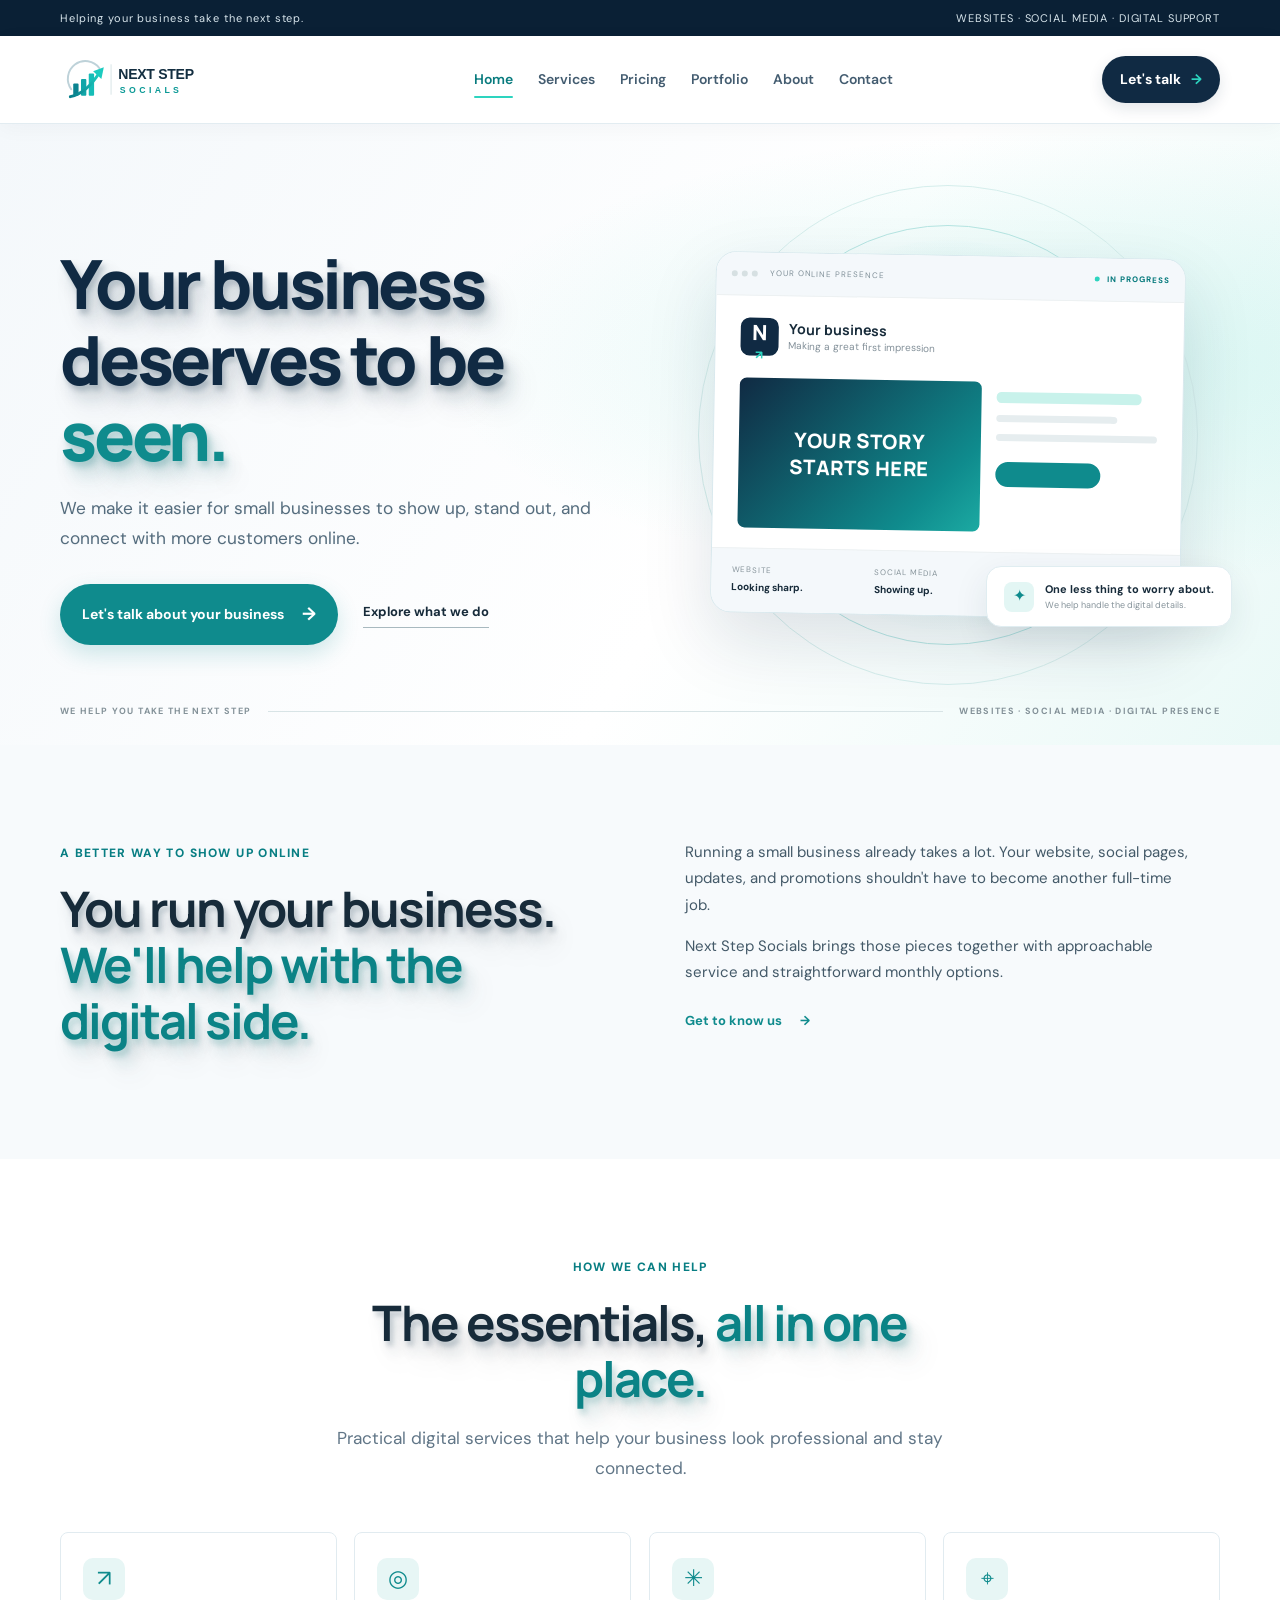
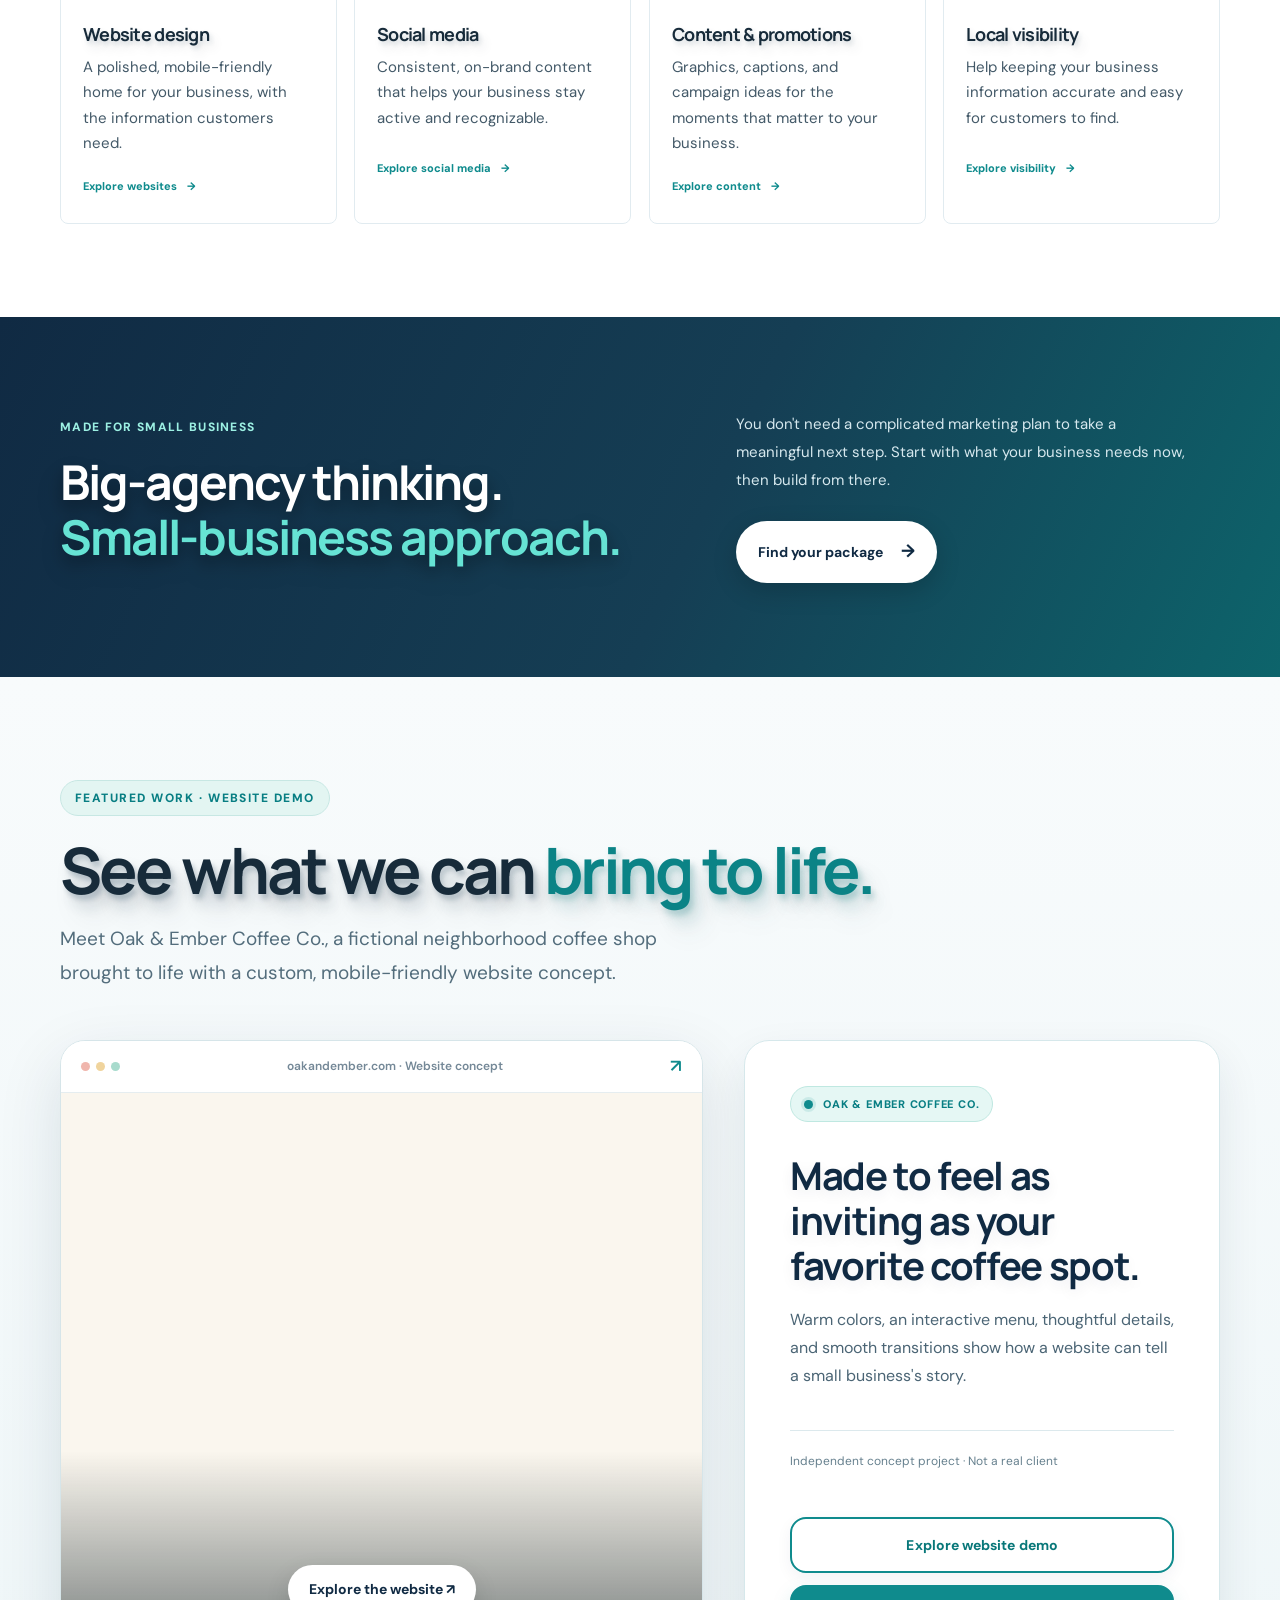
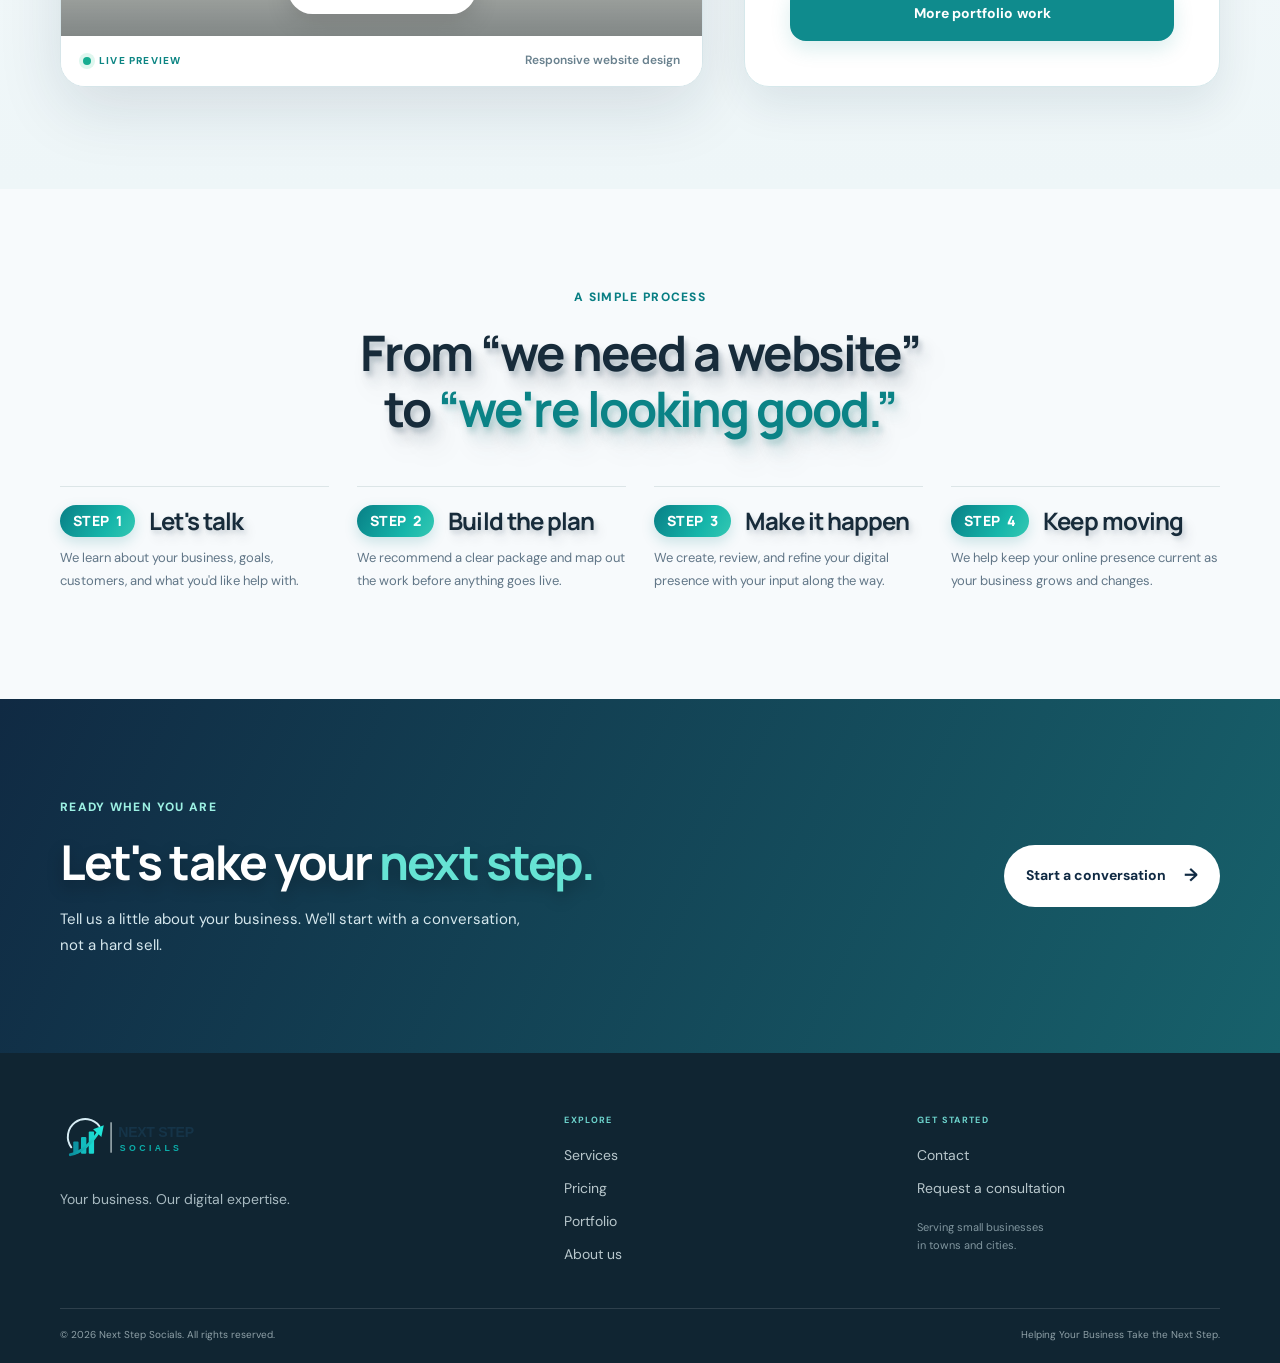
<file: index.html>
<!doctype html>
<html lang="en">
<head>
  <meta charset="utf-8"><meta name="viewport" content="width=device-width, initial-scale=1">
  <meta name="description" content="Next Step Socials helps small businesses build a stronger online presence with website design, social media management, and digital marketing.">
  <title>Next Step Socials | Your Business Deserves to Be Seen</title>
  <link rel="icon" href="assets/favicon.svg" type="image/svg+xml">
  <link rel="preconnect" href="https://fonts.googleapis.com"><link rel="preconnect" href="https://fonts.gstatic.com" crossorigin>
  <link href="https://fonts.googleapis.com/css2?family=DM+Sans:wght@400;500;600;700&family=Manrope:wght@400;500;600;700;800&display=swap" rel="stylesheet">
  <link rel="stylesheet" href="assets/styles.css">
</head>
<body>
  <div id="site-header"></div>
  <main>
    <section class="hero">
      <div class="container hero-grid">
        <div class="hero-copy">
          <h1>Your business deserves to be <span>seen.</span></h1>
          <p class="hero-lead">We make it easier for small businesses to show up, stand out, and connect with more customers online.</p>
          <div class="hero-actions"><a class="btn btn-primary" href="contact.html">Let's talk about your business <span aria-hidden="true">→</span></a><a class="text-link" href="services.html">Explore what we do</a></div>
        </div>
        <div class="hero-visual">
          <div class="visual-glow"></div>
          <div class="dashboard-card">
            <div class="dash-top"><div class="window-dots"><i></i><i></i><i></i></div><span>YOUR ONLINE PRESENCE</span><span class="dash-live"><b></b> IN PROGRESS</span></div>
            <div class="dash-brand"><div class="mini-mark">N<span>↗</span></div><div><strong>Your business</strong><small>Making a great first impression</small></div></div>
            <div class="dash-preview"><div class="preview-photo"><span>YOUR STORY<br>STARTS HERE</span></div><div class="preview-lines"><i></i><i></i><i></i><b></b></div></div>
            <div class="dash-bottom"><div><small>WEBSITE</small><strong>Looking sharp.</strong></div><div><small>SOCIAL MEDIA</small><strong>Showing up.</strong></div><div><small>YOUR BRAND</small><strong>Standing out.</strong></div></div>
          </div>
          <div class="floating-note"><span class="note-icon">✦</span><div><strong>One less thing to worry about.</strong><small>We help handle the digital details.</small></div></div>
          <div class="hero-orbit orbit-one"></div><div class="hero-orbit orbit-two"></div>
        </div>
      </div>
      <div class="hero-bottom container"><span>WE HELP YOU TAKE THE NEXT STEP</span><span class="hero-line"></span><span>WEBSITES · SOCIAL MEDIA · DIGITAL PRESENCE</span></div>
    </section>
    <section class="section intro-section"><div class="container intro-grid"><div><span class="eyebrow">A BETTER WAY TO SHOW UP ONLINE</span><h2>You run your business.<br><span>We'll help with the digital side.</span></h2></div><div class="intro-text"><p>Running a small business already takes a lot. Your website, social pages, updates, and promotions shouldn't have to become another full-time job.</p><p>Next Step Socials brings those pieces together with approachable service and straightforward monthly options.</p><a class="arrow-link" href="about.html">Get to know us <span>→</span></a></div></div></section>
    <section class="section services-strip"><div class="container"><div class="section-heading"><span class="eyebrow">HOW WE CAN HELP</span><h2>The essentials, <span>all in one place.</span></h2><p>Practical digital services that help your business look professional and stay connected.</p></div><div class="service-cards">
      <article class="service-card"><div class="service-icon">↗</div><h3>Website design</h3><p>A polished, mobile-friendly home for your business, with the information customers need.</p><a href="services.html#websites">Explore websites <span>→</span></a></article>
      <article class="service-card"><div class="service-icon">◎</div><h3>Social media</h3><p>Consistent, on-brand content that helps your business stay active and recognizable.</p><a href="services.html#social">Explore social media <span>→</span></a></article>
      <article class="service-card"><div class="service-icon">✳</div><h3>Content & promotions</h3><p>Graphics, captions, and campaign ideas for the moments that matter to your business.</p><a href="services.html#content">Explore content <span>→</span></a></article>
      <article class="service-card"><div class="service-icon">⌖</div><h3>Local visibility</h3><p>Help keeping your business information accurate and easy for customers to find.</p><a href="services.html#visibility">Explore visibility <span>→</span></a></article>
    </div></div></section>
    <section class="section dark-section"><div class="container split-cta"><div><span class="eyebrow eyebrow-light">MADE FOR SMALL BUSINESS</span><h2>Big-agency thinking.<br><span>Small-business approach.</span></h2></div><div><p>You don't need a complicated marketing plan to take a meaningful next step. Start with what your business needs now, then build from there.</p><a class="btn btn-light" href="pricing.html">Find your package <span>→</span></a></div></div></section>
<section class="section nss-featured-section" id="featured-work"><div class="container">
<div class="nss-featured-heading"><div><span class="eyebrow">FEATURED WORK · WEBSITE DEMO</span><h2>See what we can <span>bring to life.</span></h2><p>Meet Oak &amp; Ember Coffee Co., a fictional neighborhood coffee shop brought to life with a custom, mobile-friendly website concept.</p></div></div>
<div class="nss-featured-layout"><div class="nss-demo-stage"><div class="nss-browser-bar"><span class="nss-browser-dots"><i></i><i></i><i></i></span><span class="nss-browser-url">oakandember.com · Website concept</span><span class="nss-browser-mark">↗</span></div><div class="nss-demo-preview"><iframe src="portfolio/oak-and-ember/index.html" title="Preview of the Oak &amp; Ember Coffee Co. website" loading="lazy" tabindex="-1"></iframe><a class="nss-demo-overlay" href="portfolio/oak-and-ember/index.html" aria-label="Open the Oak and Ember website demo"><span>Explore the website <span aria-hidden="true">↗</span></span></a></div><div class="nss-stage-footer"><span><span class="nss-live-dot"></span> LIVE PREVIEW</span><span>Responsive website design</span></div></div><div class="nss-featured-details"><span class="eyebrow nss-project-label"><span class="nss-project-dot" aria-hidden="true"></span> OAK &amp; EMBER COFFEE CO.</span><h3>Made to feel as inviting as your favorite coffee spot.</h3><p>Warm colors, an interactive menu, thoughtful details, and smooth transitions show how a website can tell a small business's story.</p><p class="nss-demo-disclaimer">Independent concept project · Not a real client</p><div class="nss-featured-actions"><a class="btn btn-primary" href="portfolio/oak-and-ember/index.html">Explore website demo</a><a class="text-link" href="portfolio.html">More portfolio work</a></div></div></div>
</div></section>
    <section class="section process-section"><div class="container"><div class="section-heading"><span class="eyebrow">A SIMPLE PROCESS</span><h2>From “we need a website”<br>to <span>“we're looking good.”</span></h2></div><div class="process-grid"><div><div class="step-heading-row"><b class="step-badge"><span class="step-word">STEP</span><span class="step-digit">1</span></b><h3>Let's talk</h3></div><p>We learn about your business, goals, customers, and what you'd like help with.</p></div><div><div class="step-heading-row"><b class="step-badge"><span class="step-word">STEP</span><span class="step-digit">2</span></b><h3>Build the plan</h3></div><p>We recommend a clear package and map out the work before anything goes live.</p></div><div><div class="step-heading-row"><b class="step-badge"><span class="step-word">STEP</span><span class="step-digit">3</span></b><h3>Make it happen</h3></div><p>We create, review, and refine your digital presence with your input along the way.</p></div><div><div class="step-heading-row"><b class="step-badge"><span class="step-word">STEP</span><span class="step-digit">4</span></b><h3>Keep moving</h3></div><p>We help keep your online presence current as your business grows and changes.</p></div></div></div></section>
    <section class="section final-cta"><div class="container final-cta-inner"><div><span class="eyebrow eyebrow-light">READY WHEN YOU ARE</span><h2>Let's take your <span>next step.</span></h2><p>Tell us a little about your business. We'll start with a conversation, not a hard sell.</p></div><a class="btn btn-light" href="contact.html">Start a conversation <span>→</span></a></div></section>
  </main>
  <div id="site-footer"></div><script src="assets/script.js"></script>
</body></html>
</file>
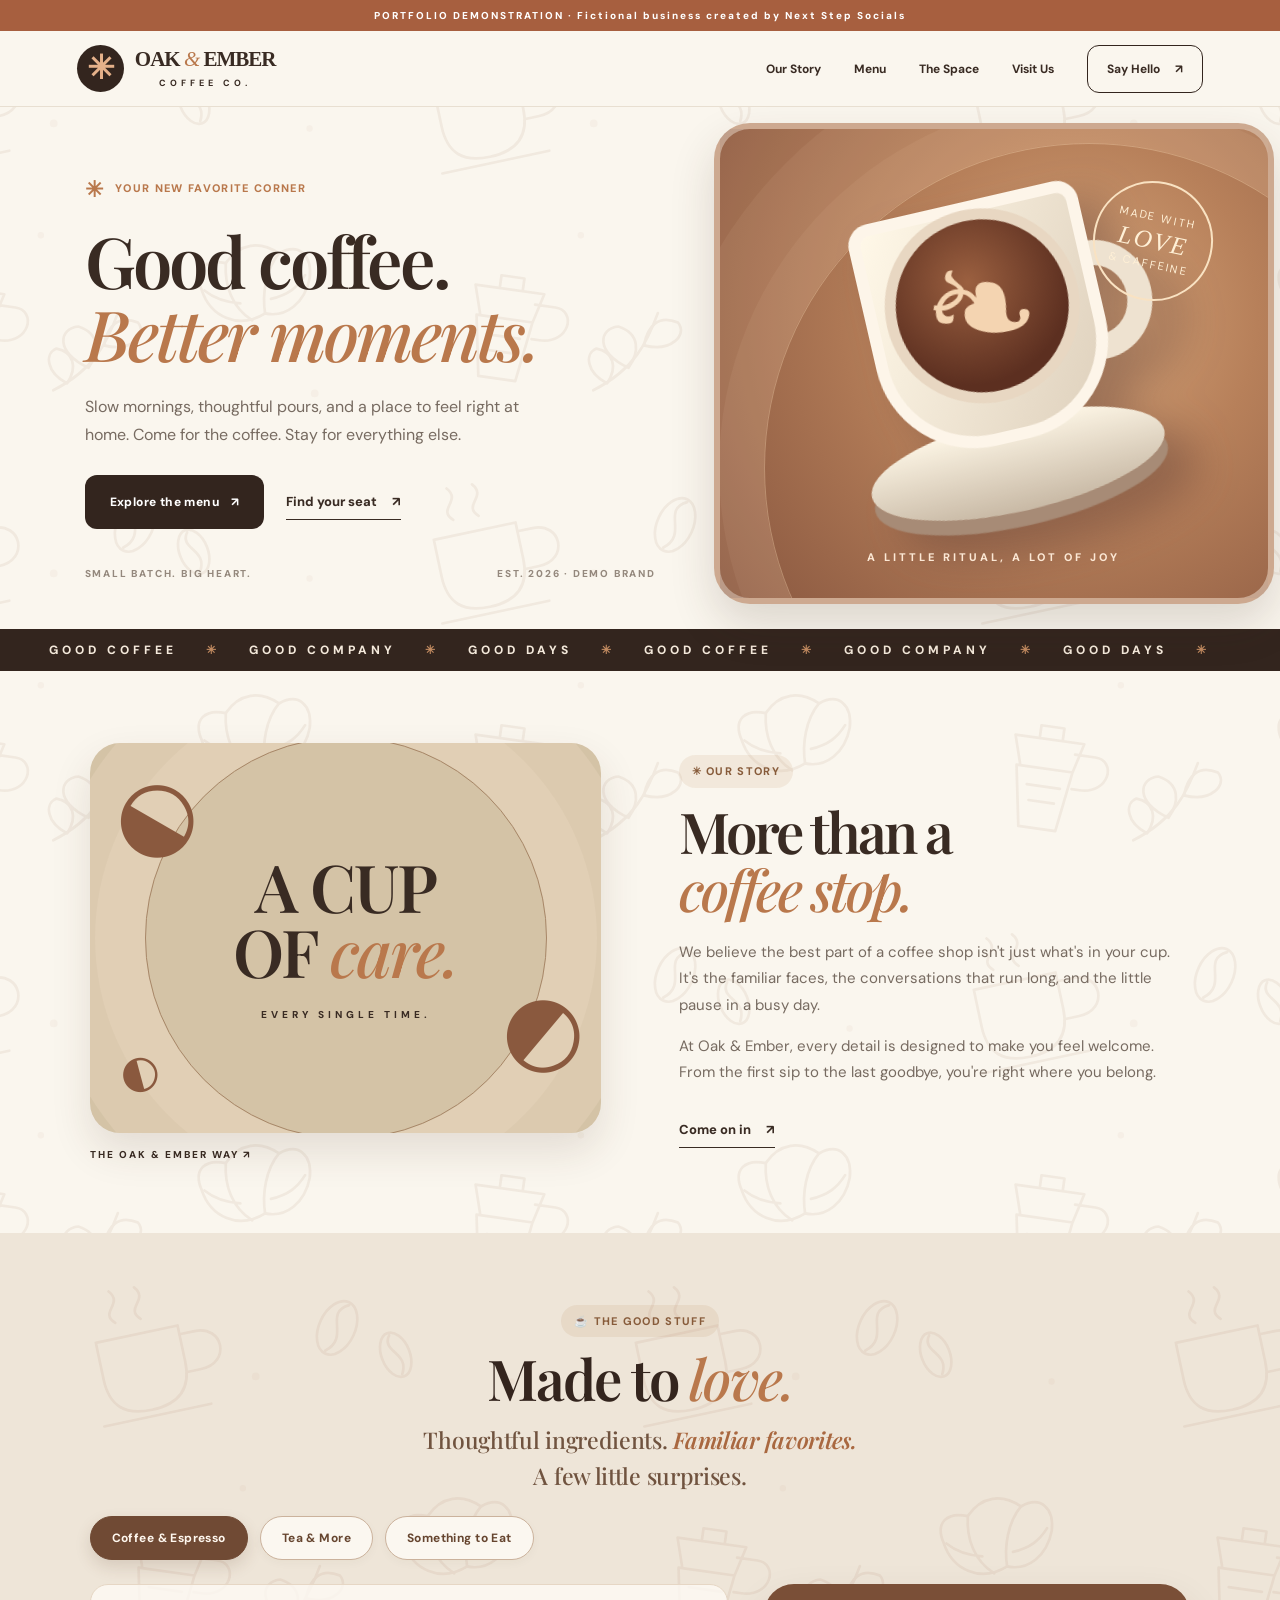
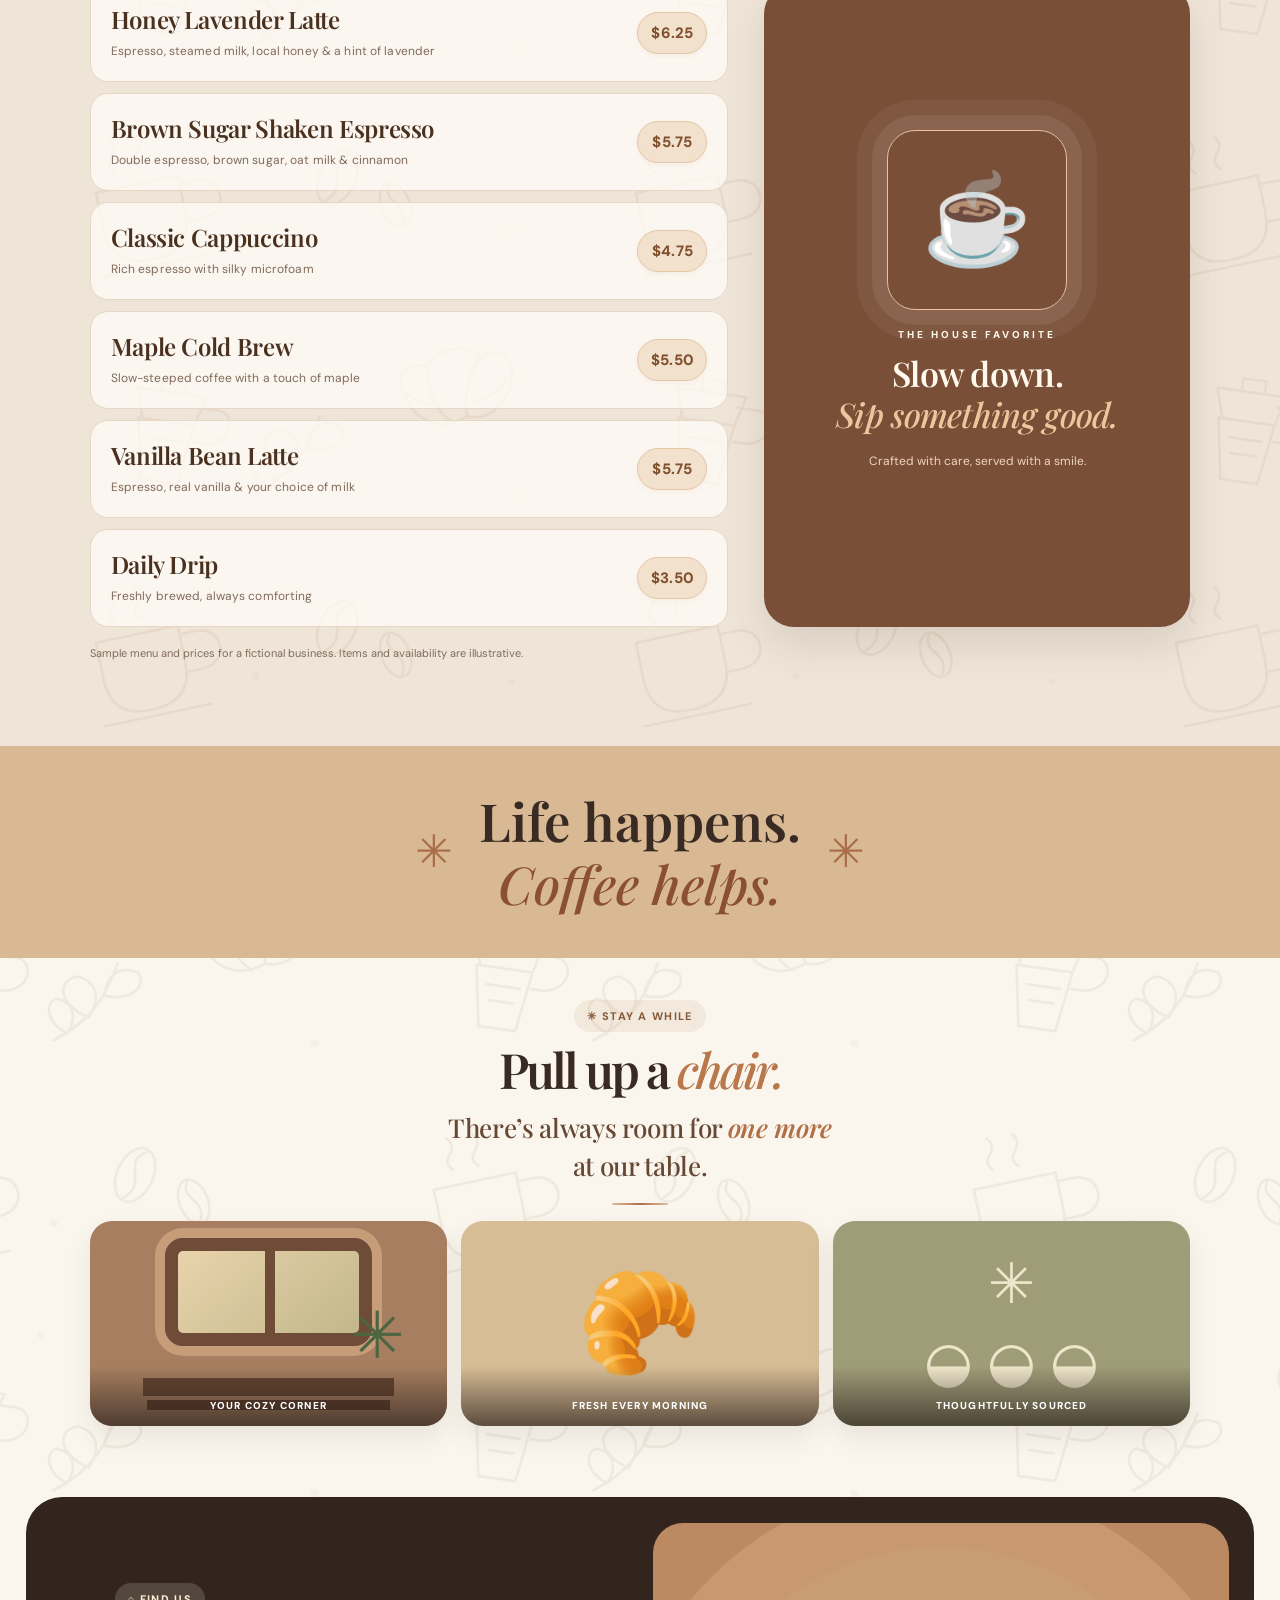
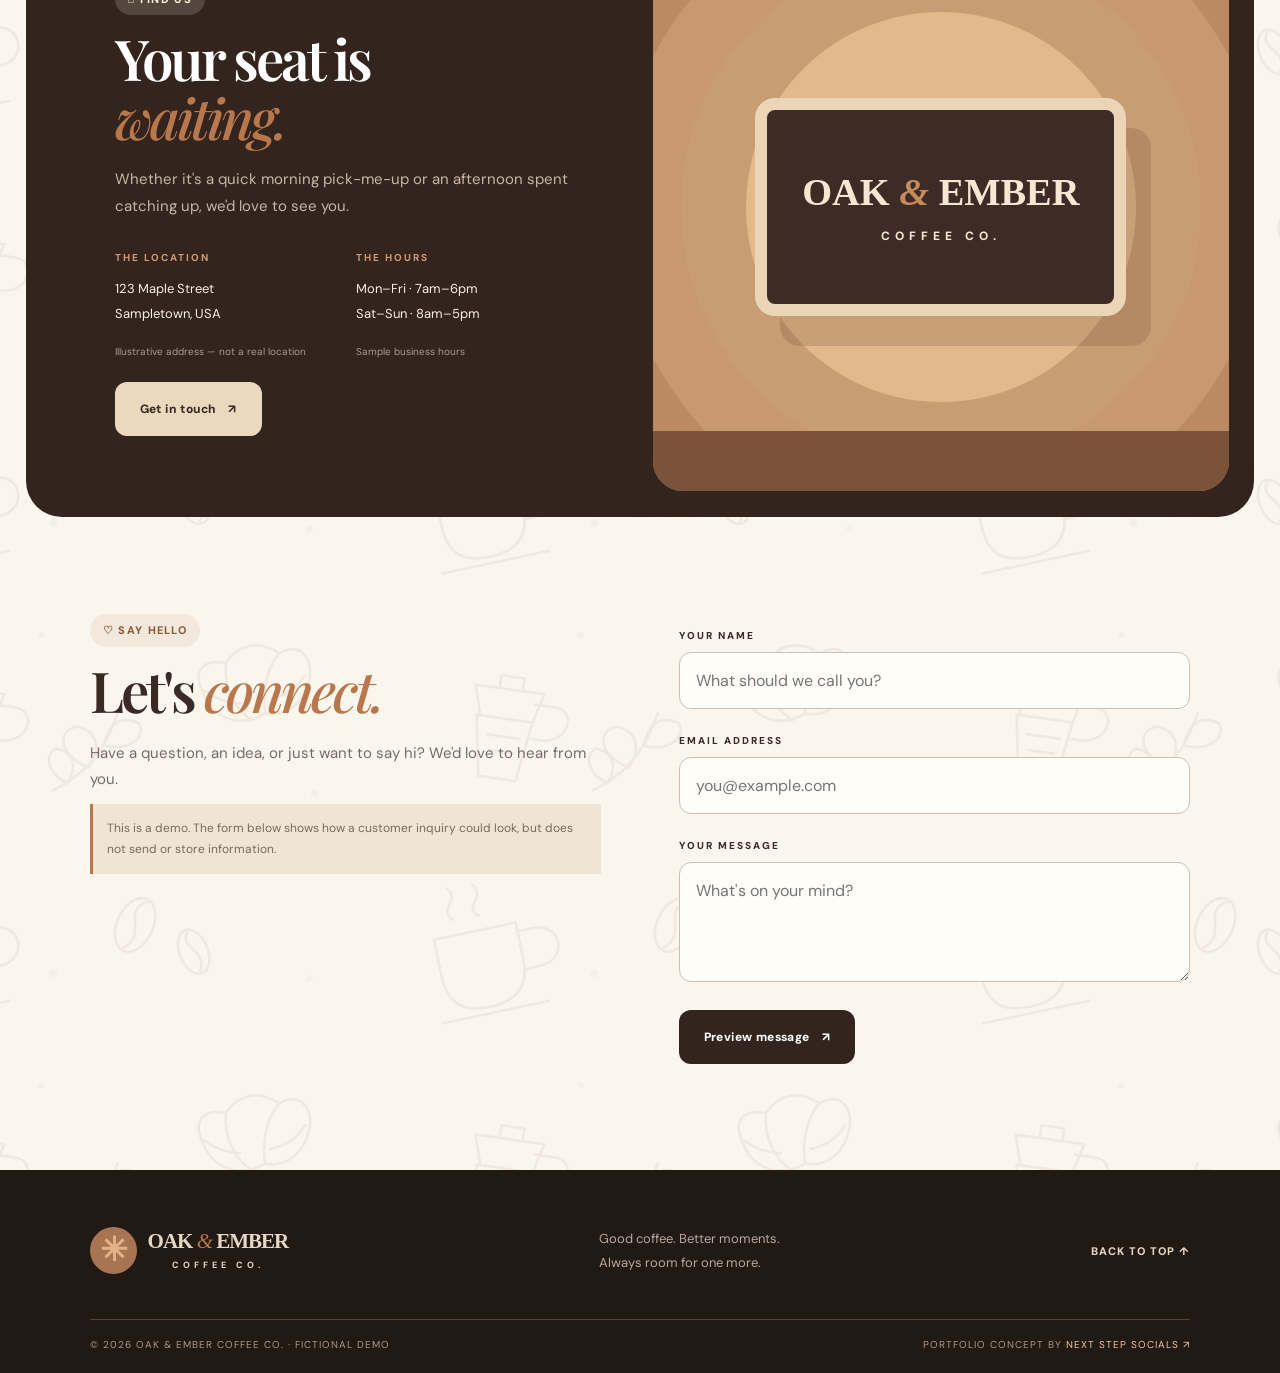
<file: portfolio/oak-and-ember/index.html>
<!doctype html><html lang="en"><head><meta charset="utf-8"><meta name="viewport" content="width=device-width,initial-scale=1"><meta name="theme-color" content="#33251e"><meta name="description" content="Oak & Ember Coffee Co. — a fictional specialty coffee shop website created as a portfolio demonstration for Next Step Socials."><title>Oak & Ember Coffee Co. | Coffee worth slowing down for</title><link rel="icon" href="assets/favicon.svg" type="image/svg+xml"><link rel="stylesheet" href="assets/styles.css"></head><body>
<div class="demo-ribbon">PORTFOLIO DEMONSTRATION · Fictional business created by Next Step Socials</div>
<header class="header" id="top"><a class="brand" href="#top" aria-label="Oak and Ember home"><span class="brand-mark">✳</span><span>OAK <i>&</i> EMBER<small>COFFEE CO.</small></span></a><button class="menu-toggle" aria-label="Open navigation" aria-expanded="false" aria-controls="nav"><span></span><span></span><span></span></button><nav id="nav" class="nav"><a href="#about">Our Story</a><a href="#menu">Menu</a><a href="#space">The Space</a><a href="#visit">Visit Us</a><a class="nav-cta" href="#contact">Say Hello <span>↗</span></a></nav></header>
<main><section class="hero"><div class="hero-text reveal"><div class="eyebrow"><span class="sparkle">✳</span> YOUR NEW FAVORITE CORNER</div><h1>Good coffee.<br><em>Better moments.</em></h1><p>Slow mornings, thoughtful pours, and a place to feel right at home. Come for the coffee. Stay for everything else.</p><div class="hero-actions"><a class="btn primary" href="#menu">Explore the menu <span>↗</span></a><a class="text-link" href="#visit">Find your seat <span>↗</span></a></div><div class="hero-bottom"><span>SMALL BATCH. BIG HEART.</span><span>EST. 2026 · DEMO BRAND</span></div></div><div class="hero-art" role="img" aria-label="Illustrated latte cup on a warm coffee-colored background"><div class="sunburst"></div><div class="coffee-scene"><div class="saucer"></div><div class="cup"><div class="coffee"><div class="latte-art">❧</div></div></div><div class="cup-handle"></div></div><span class="art-stamp">MADE WITH<br><strong>LOVE</strong> & CAFFEINE</span><div class="art-caption">A LITTLE RITUAL, A LOT OF JOY</div></div></section>
<section class="marquee" aria-label="Our values"><div>GOOD COFFEE <b>✳</b> GOOD COMPANY <b>✳</b> GOOD DAYS <b>✳</b> GOOD COFFEE <b>✳</b> GOOD COMPANY <b>✳</b> GOOD DAYS <b>✳</b></div></section>
<section class="section story" id="about"><div class="story-visual reveal"><div class="illustration-card"><span class="bean bean-one">◒</span><span class="bean bean-two">◒</span><span class="bean bean-three">◒</span><div class="story-center">A CUP<br>OF <em>care.</em><small>EVERY SINGLE TIME.</small></div></div><span class="corner-note">THE OAK & EMBER WAY ↗</span></div><div class="story-copy reveal"><div class="eyebrow">✳  OUR STORY</div><h2>More than a<br><em>coffee stop.</em></h2><p>We believe the best part of a coffee shop isn't just what's in your cup. It's the familiar faces, the conversations that run long, and the little pause in a busy day.</p><p>At Oak & Ember, every detail is designed to make you feel welcome. From the first sip to the last goodbye, you're right where you belong.</p><a class="text-link" href="#visit">Come on in <span>↗</span></a></div></section>
<section class="section menu-section" id="menu"><div class="section-heading reveal"><div><div class="eyebrow">☕  THE GOOD STUFF</div><h2>Made to <em>love.</em></h2></div><p class="menu-intro">Thoughtful ingredients. <em>Familiar favorites.</em><br>A few little surprises.</p></div><div class="menu-controls reveal" role="tablist" aria-label="Menu categories"><button class="tab active" role="tab" aria-selected="true" data-category="coffee">Coffee & Espresso</button><button class="tab" role="tab" aria-selected="false" data-category="tea">Tea & More</button><button class="tab" role="tab" aria-selected="false" data-category="bites">Something to Eat</button></div><div class="menu-layout"><div class="menu-items reveal" id="menu-items" aria-live="polite"></div><div class="menu-feature reveal"><div class="feature-circle"><div class="feature-cup">☕</div></div><span class="feature-tag">THE HOUSE FAVORITE</span><h3>Slow down.<br><em>Sip something good.</em></h3><p>Crafted with care, served with a smile.</p></div></div><p class="menu-disclaimer">Sample menu and prices for a fictional business. Items and availability are illustrative.</p></section>
<section class="quote"><span>✳</span><blockquote>Life happens.<br><em>Coffee helps.</em></blockquote><span>✳</span></section>
<section class="section space-section" id="space"><div class="section-heading reveal"><div><div class="eyebrow">✳  STAY A WHILE</div><h2>Pull up a <em>chair.</em></h2></div><p class="space-invitation">There’s always room for <em>one more</em><br>at our table.<span class="invitation-accent" aria-hidden="true"></span></p></div><div class="gallery"><div class="gallery-card gallery-one reveal"><div class="gallery-illustration"><span class="window"></span><span class="plant">✳</span><span class="table"></span></div><span>YOUR COZY CORNER</span></div><div class="gallery-card gallery-two reveal"><div class="gallery-illustration pastry">🥐</div><span>FRESH EVERY MORNING</span></div><div class="gallery-card gallery-three reveal"><div class="gallery-illustration beans">✳<br>◒ ◒ ◒</div><span>THOUGHTFULLY SOURCED</span></div></div></section>
<section class="visit" id="visit"><div class="visit-info reveal"><div class="eyebrow">⌂  FIND US</div><h2>Your seat is<br><em>waiting.</em></h2><p>Whether it's a quick morning pick-me-up or an afternoon spent catching up, we'd love to see you.</p><div class="info-grid"><div><h3>THE LOCATION</h3><p>123 Maple Street<br>Sampletown, USA</p><small>Illustrative address — not a real location</small></div><div><h3>THE HOURS</h3><p>Mon–Fri · 7am–6pm<br>Sat–Sun · 8am–5pm</p><small>Sample business hours</small></div></div><a class="btn light" href="#contact">Get in touch <span>↗</span></a></div><div class="visit-art" aria-hidden="true"><div class="visit-sun"></div><div class="visit-sign">OAK <i>&</i> EMBER<small>COFFEE CO.</small></div><div class="visit-ground"></div></div></section>
<section class="section contact" id="contact"><div class="contact-heading reveal"><div class="eyebrow">♡  SAY HELLO</div><h2>Let's <em>connect.</em></h2><p>Have a question, an idea, or just want to say hi? We'd love to hear from you.</p><p class="contact-note">This is a demo. The form below shows how a customer inquiry could look, but does not send or store information.</p></div><form class="contact-form reveal" id="contact-form"><label for="name">YOUR NAME</label><input id="name" name="name" placeholder="What should we call you?" required><label for="email">EMAIL ADDRESS</label><input id="email" name="email" type="email" placeholder="you@example.com" required><label for="message">YOUR MESSAGE</label><textarea id="message" name="message" rows="4" placeholder="What's on your mind?" required></textarea><button class="btn primary" type="submit">Preview message <span>↗</span></button><p id="form-status" role="status" class="form-status"></p></form></section></main>
<footer class="footer"><div class="footer-top"><a class="brand footer-brand" href="#top"><span class="brand-mark">✳</span><span>OAK <i>&</i> EMBER<small>COFFEE CO.</small></span></a><p>Good coffee. Better moments.<br>Always room for one more.</p><a href="#top" class="back-top">BACK TO TOP ↑</a></div><div class="footer-bottom"><span>© 2026 OAK & EMBER COFFEE CO. · FICTIONAL DEMO</span><span>PORTFOLIO CONCEPT BY <a href="https://www.facebook.com/NextStepSocials" target="_blank" rel="noopener">NEXT STEP SOCIALS ↗</a></span></div></footer><script src="assets/script.js"></script></body></html>
</file>
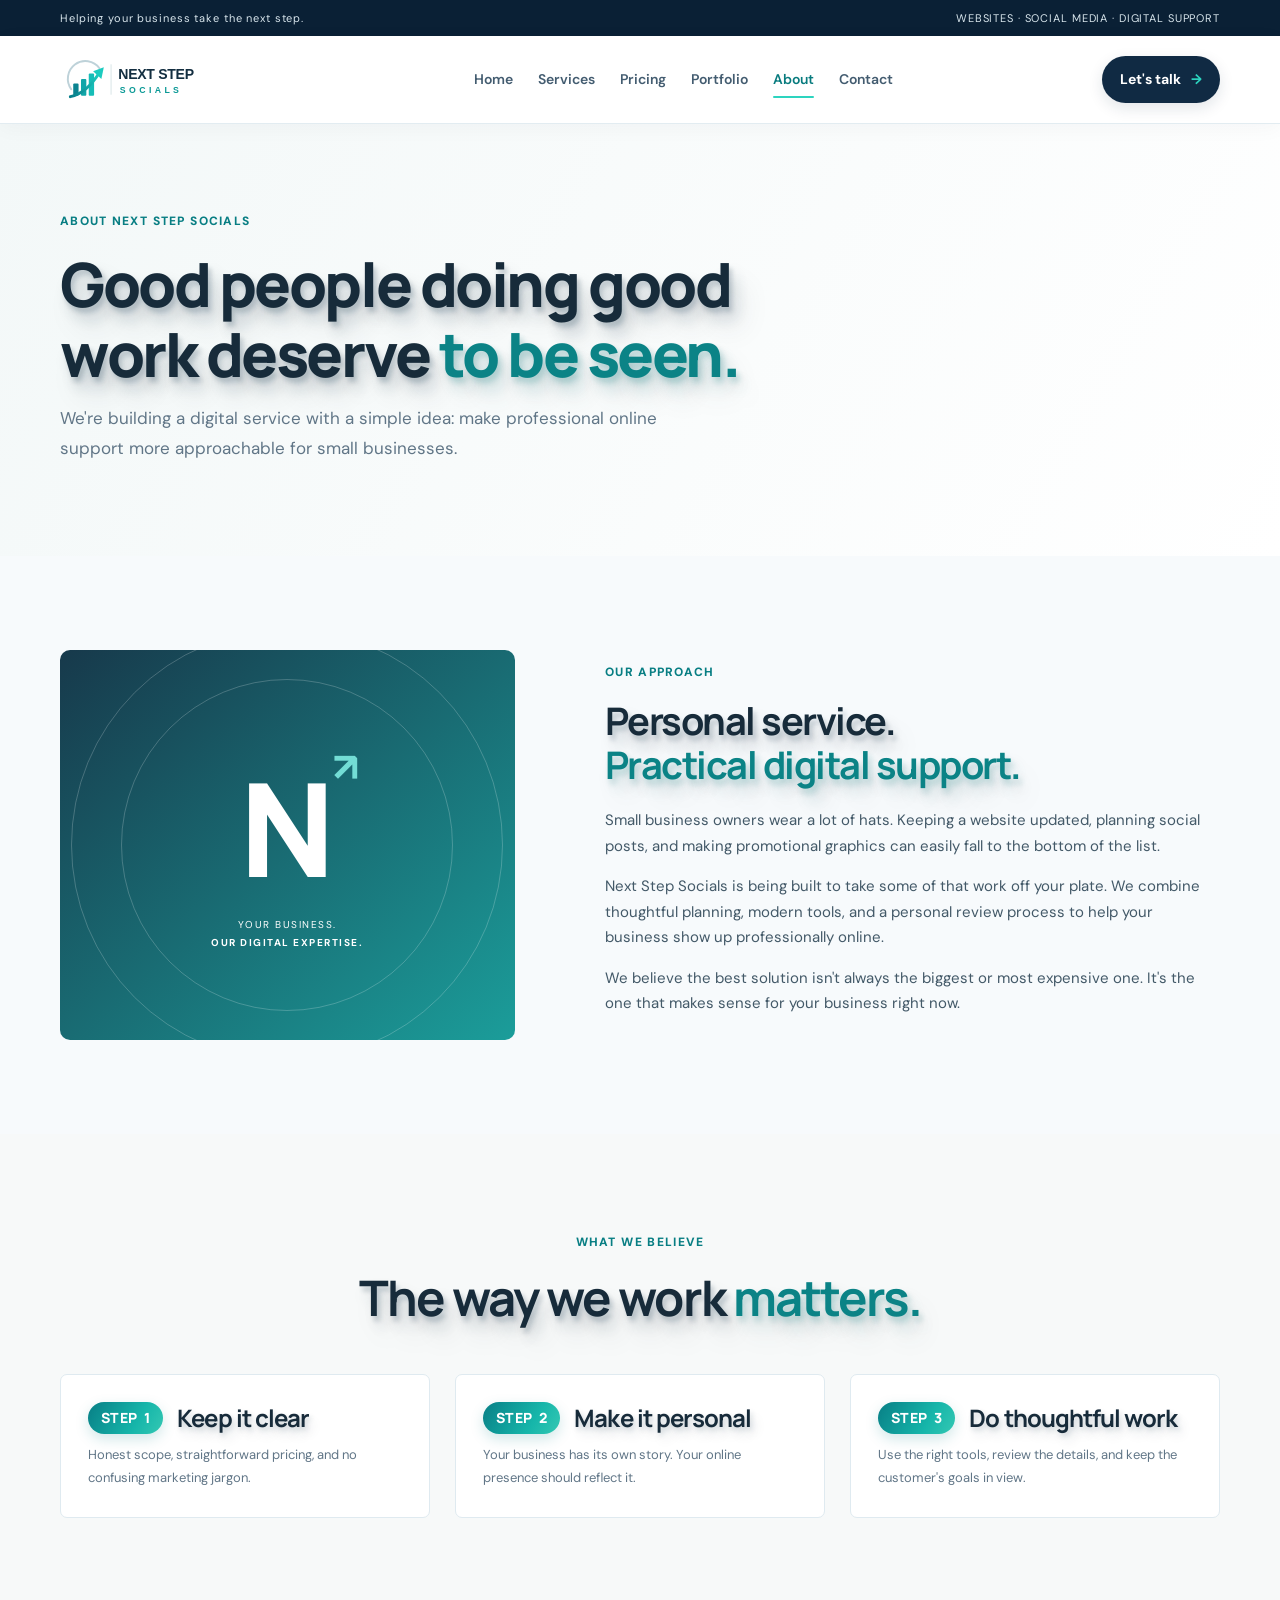
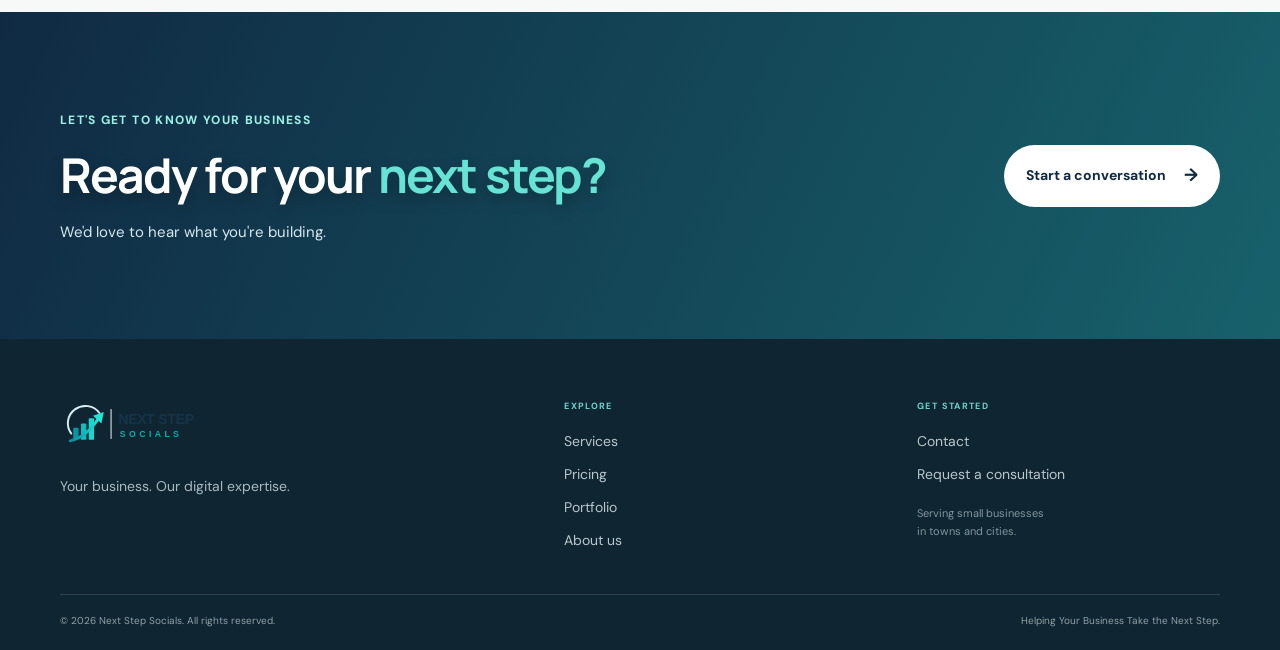
<file: about.html>
<!doctype html><html lang="en"><head><meta charset="utf-8"><meta name="viewport" content="width=device-width, initial-scale=1"><meta name="description" content="Learn about Next Step Socials and our approachable approach to helping small businesses online."><title>About | Next Step Socials</title><link rel="icon" href="assets/favicon.svg" type="image/svg+xml"><link href="https://fonts.googleapis.com/css2?family=DM+Sans:wght@400;500;600;700&family=Manrope:wght@400;500;600;700;800&display=swap" rel="stylesheet"><link rel="stylesheet" href="assets/styles.css"></head><body><div id="site-header"></div><main>
<section class="page-hero"><div class="container"><span class="eyebrow">ABOUT NEXT STEP SOCIALS</span><h1>Good people doing good work deserve <span>to be seen.</span></h1><p>We're building a digital service with a simple idea: make professional online support more approachable for small businesses.</p></div></section>
<section class="section"><div class="container about-grid"><div class="about-graphic"><div class="about-mark">N<span>↗</span></div><div class="about-graphic-caption">YOUR BUSINESS.<br><b>OUR DIGITAL EXPERTISE.</b></div></div><div class="about-copy"><span class="eyebrow">OUR APPROACH</span><h2>Personal service.<br><span>Practical digital support.</span></h2><p>Small business owners wear a lot of hats. Keeping a website updated, planning social posts, and making promotional graphics can easily fall to the bottom of the list.</p><p>Next Step Socials is being built to take some of that work off your plate. We combine thoughtful planning, modern tools, and a personal review process to help your business show up professionally online.</p><p>We believe the best solution isn't always the biggest or most expensive one. It's the one that makes sense for your business right now.</p></div></div></section>
<section class="section values-section"><div class="container"><div class="section-heading"><span class="eyebrow">WHAT WE BELIEVE</span><h2>The way we work <span>matters.</span></h2></div><div class="values-grid"><article><div class="step-heading-row"><b class="step-badge"><span class="step-word">STEP</span><span class="step-digit">1</span></b><h3>Keep it clear</h3></div><p>Honest scope, straightforward pricing, and no confusing marketing jargon.</p></article><article><div class="step-heading-row"><b class="step-badge"><span class="step-word">STEP</span><span class="step-digit">2</span></b><h3>Make it personal</h3></div><p>Your business has its own story. Your online presence should reflect it.</p></article><article><div class="step-heading-row"><b class="step-badge"><span class="step-word">STEP</span><span class="step-digit">3</span></b><h3>Do thoughtful work</h3></div><p>Use the right tools, review the details, and keep the customer's goals in view.</p></article></div></div></section>
<section class="section final-cta"><div class="container final-cta-inner"><div><span class="eyebrow eyebrow-light">LET'S GET TO KNOW YOUR BUSINESS</span><h2>Ready for your <span>next step?</span></h2><p>We'd love to hear what you're building.</p></div><a class="btn btn-light" href="contact.html">Start a conversation <span>→</span></a></div></section>
</main><div id="site-footer"></div><script src="assets/script.js"></script></body></html>
</file>
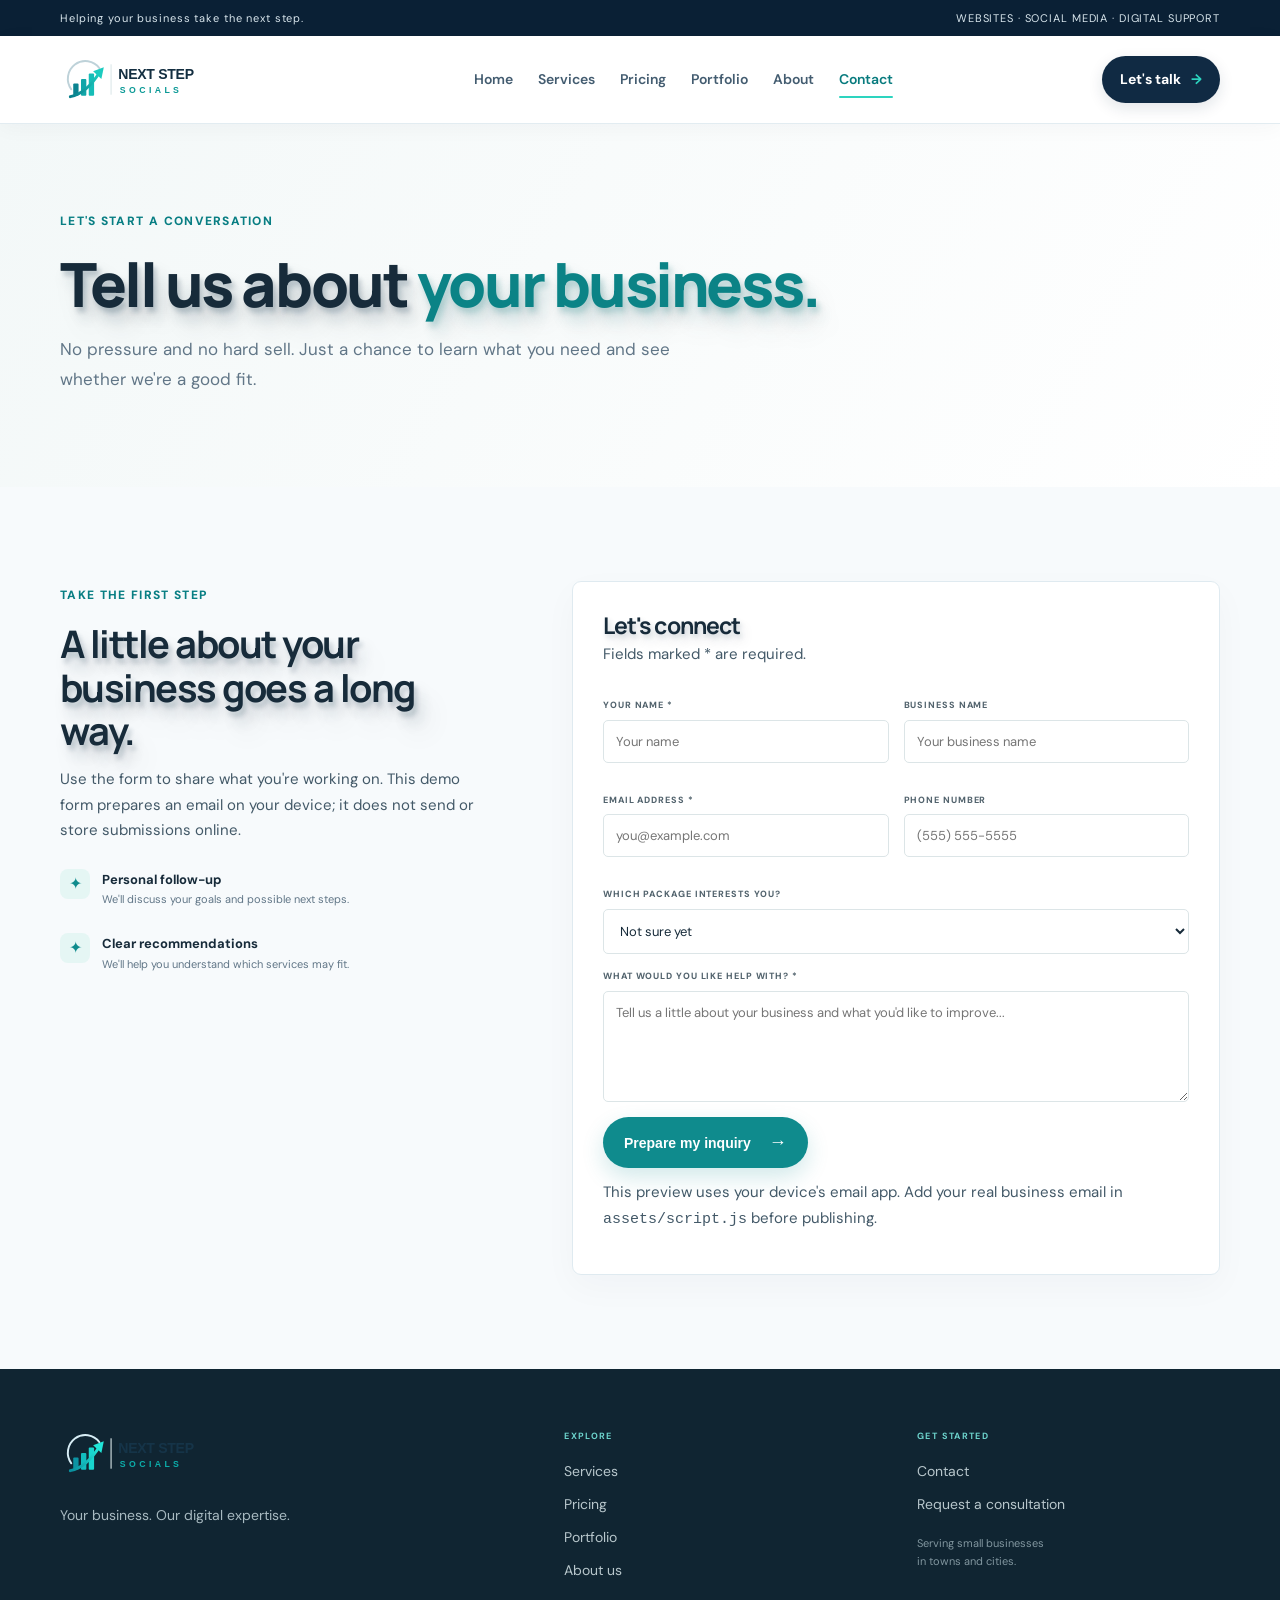
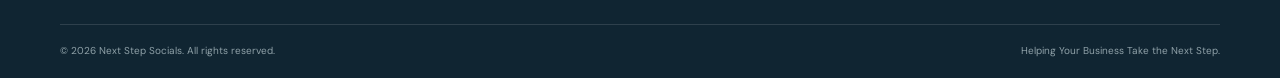
<file: contact.html>
<!doctype html><html lang="en"><head><meta charset="utf-8"><meta name="viewport" content="width=device-width, initial-scale=1"><meta name="description" content="Contact Next Step Socials to talk about website design and social media management for your business."><title>Contact | Next Step Socials</title><link rel="icon" href="assets/favicon.svg" type="image/svg+xml"><link href="https://fonts.googleapis.com/css2?family=DM+Sans:wght@400;500;600;700&family=Manrope:wght@400;500;600;700;800&display=swap" rel="stylesheet"><link rel="stylesheet" href="assets/styles.css"></head><body><div id="site-header"></div><main>
<section class="page-hero"><div class="container"><span class="eyebrow">LET'S START A CONVERSATION</span><h1>Tell us about <span>your business.</span></h1><p>No pressure and no hard sell. Just a chance to learn what you need and see whether we're a good fit.</p></div></section>
<section class="section contact-section"><div class="container contact-grid"><div class="contact-copy"><span class="eyebrow">TAKE THE FIRST STEP</span><h2>A little about your business goes a long way.</h2><p>Use the form to share what you're working on. This demo form prepares an email on your device; it does not send or store submissions online.</p><div class="contact-promise"><span>✦</span><div><b>Personal follow-up</b><small>We'll discuss your goals and possible next steps.</small></div></div><div class="contact-promise"><span>✦</span><div><b>Clear recommendations</b><small>We'll help you understand which services may fit.</small></div></div></div>
<form class="contact-form" id="contact-form"><div class="form-heading"><h3>Let's connect</h3><p>Fields marked * are required.</p></div><div class="form-row"><label>YOUR NAME *<input required name="name" autocomplete="name" placeholder="Your name"></label><label>BUSINESS NAME<input name="business" placeholder="Your business name"></label></div><div class="form-row"><label>EMAIL ADDRESS *<input required type="email" name="email" autocomplete="email" placeholder="you@example.com"></label><label>PHONE NUMBER<input name="phone" type="tel" autocomplete="tel" placeholder="(555) 555-5555"></label></div><label>WHICH PACKAGE INTERESTS YOU?<select name="package" id="package-select"><option value="">Not sure yet</option><option>Essential — $299/month</option><option>Growth — $499/month</option><option>Complete — $999/month</option></select></label><label>WHAT WOULD YOU LIKE HELP WITH? *<textarea required name="message" rows="5" placeholder="Tell us a little about your business and what you'd like to improve..."></textarea></label><button class="btn btn-primary" type="submit">Prepare my inquiry <span>→</span></button><p class="form-disclaimer">This preview uses your device's email app. Add your real business email in <code>assets/script.js</code> before publishing.</p><p class="form-status" id="form-status" role="status"></p></form></div></section>
</main><div id="site-footer"></div><script src="assets/script.js"></script></body></html>
</file>
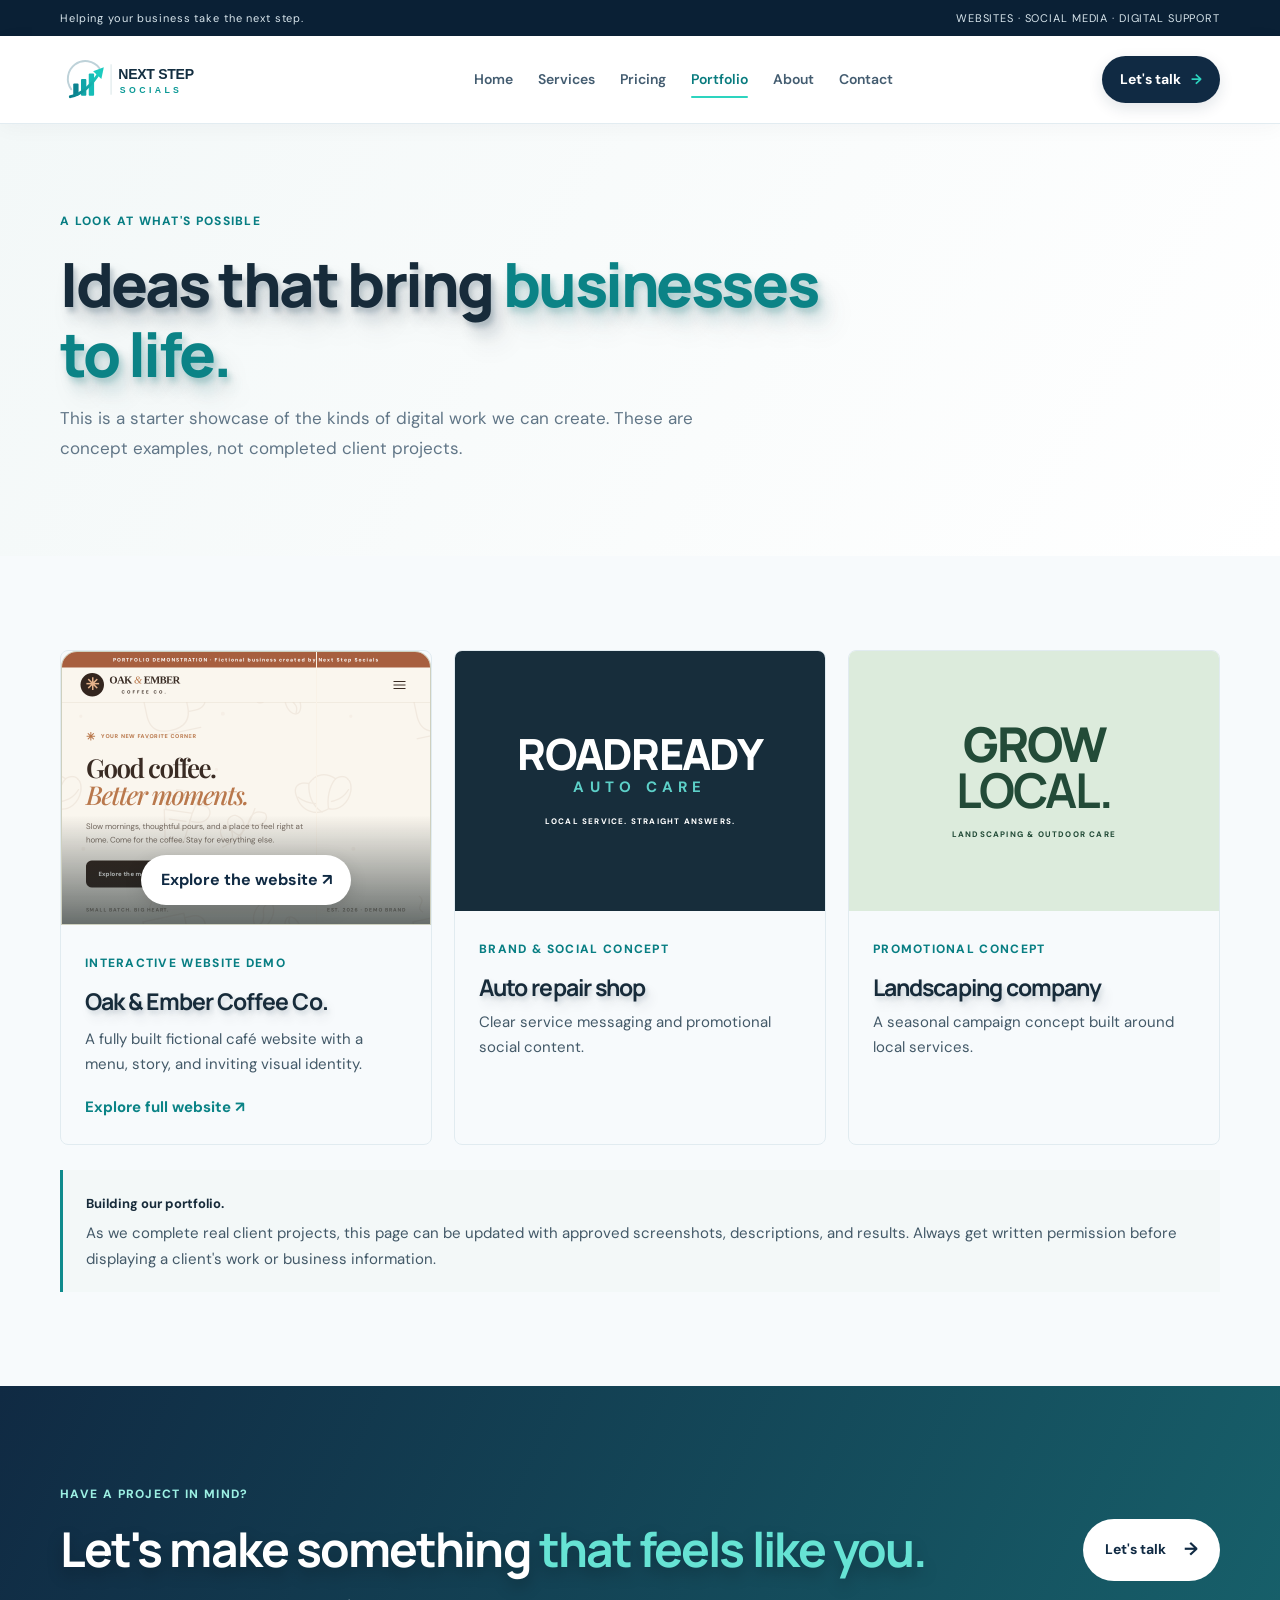
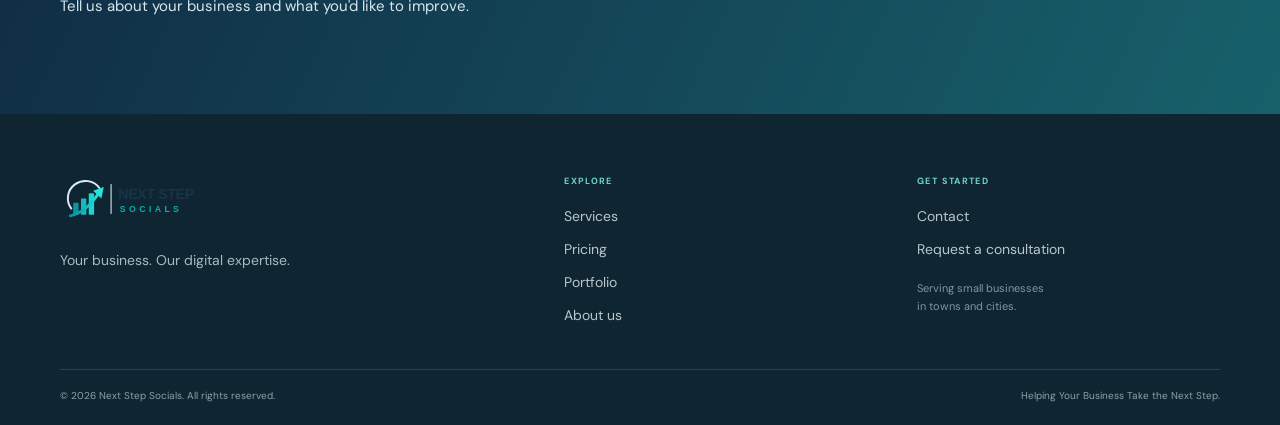
<file: portfolio.html>
<!doctype html><html lang="en"><head><meta charset="utf-8"><meta name="viewport" content="width=device-width, initial-scale=1"><meta name="description" content="Explore sample concepts from Next Step Socials."><title>Portfolio | Next Step Socials</title><link rel="icon" href="assets/favicon.svg" type="image/svg+xml"><link href="https://fonts.googleapis.com/css2?family=DM+Sans:wght@400;500;600;700&family=Manrope:wght@400;500;600;700;800&display=swap" rel="stylesheet"><link rel="stylesheet" href="assets/styles.css"></head><body><div id="site-header"></div><main>
<section class="page-hero"><div class="container"><span class="eyebrow">A LOOK AT WHAT'S POSSIBLE</span><h1>Ideas that bring <span>businesses to life.</span></h1><p>This is a starter showcase of the kinds of digital work we can create. These are concept examples, not completed client projects.</p></div></section>
<section class="section portfolio-section"><div class="container"><div class="portfolio-grid">
<article class="portfolio-card nss-portfolio-featured"><div class="nss-demo-preview"><iframe src="portfolio/oak-and-ember/index.html" title="Preview of the Oak &amp; Ember Coffee Co. website" loading="lazy" tabindex="-1"></iframe><a class="nss-demo-overlay" href="portfolio/oak-and-ember/index.html" aria-label="Open the Oak and Ember website demo"><span>Explore the website <span aria-hidden="true">↗</span></span></a></div><div class="portfolio-meta"><div><span class="eyebrow">INTERACTIVE WEBSITE DEMO</span><h3>Oak &amp; Ember Coffee Co.</h3></div><p>A fully built fictional café website with a menu, story, and inviting visual identity.</p><a class="nss-portfolio-link" href="portfolio/oak-and-ember/index.html">Explore full website <span aria-hidden="true">↗</span></a></div></article>
<article class="portfolio-card"><div class="portfolio-art portfolio-auto"><span>ROADREADY</span><b>AUTO CARE</b><small>LOCAL SERVICE. STRAIGHT ANSWERS.</small></div><div class="portfolio-meta"><div><span class="eyebrow">BRAND & SOCIAL CONCEPT</span><h3>Auto repair shop</h3></div><p>Clear service messaging and promotional social content.</p></div></article>
<article class="portfolio-card"><div class="portfolio-art portfolio-green"><span>GROW<br><b>LOCAL.</b></span><small>LANDSCAPING & OUTDOOR CARE</small></div><div class="portfolio-meta"><div><span class="eyebrow">PROMOTIONAL CONCEPT</span><h3>Landscaping company</h3></div><p>A seasonal campaign concept built around local services.</p></div></article>
</div><div class="notice-box"><strong>Building our portfolio.</strong><p>As we complete real client projects, this page can be updated with approved screenshots, descriptions, and results. Always get written permission before displaying a client's work or business information.</p></div></div></section>
<section class="section final-cta"><div class="container final-cta-inner"><div><span class="eyebrow eyebrow-light">HAVE A PROJECT IN MIND?</span><h2>Let's make something <span>that feels like you.</span></h2><p>Tell us about your business and what you'd like to improve.</p></div><a class="btn btn-light" href="contact.html">Let's talk <span>→</span></a></div></section>
</main><div id="site-footer"></div><script src="assets/script.js"></script></body></html>
</file>
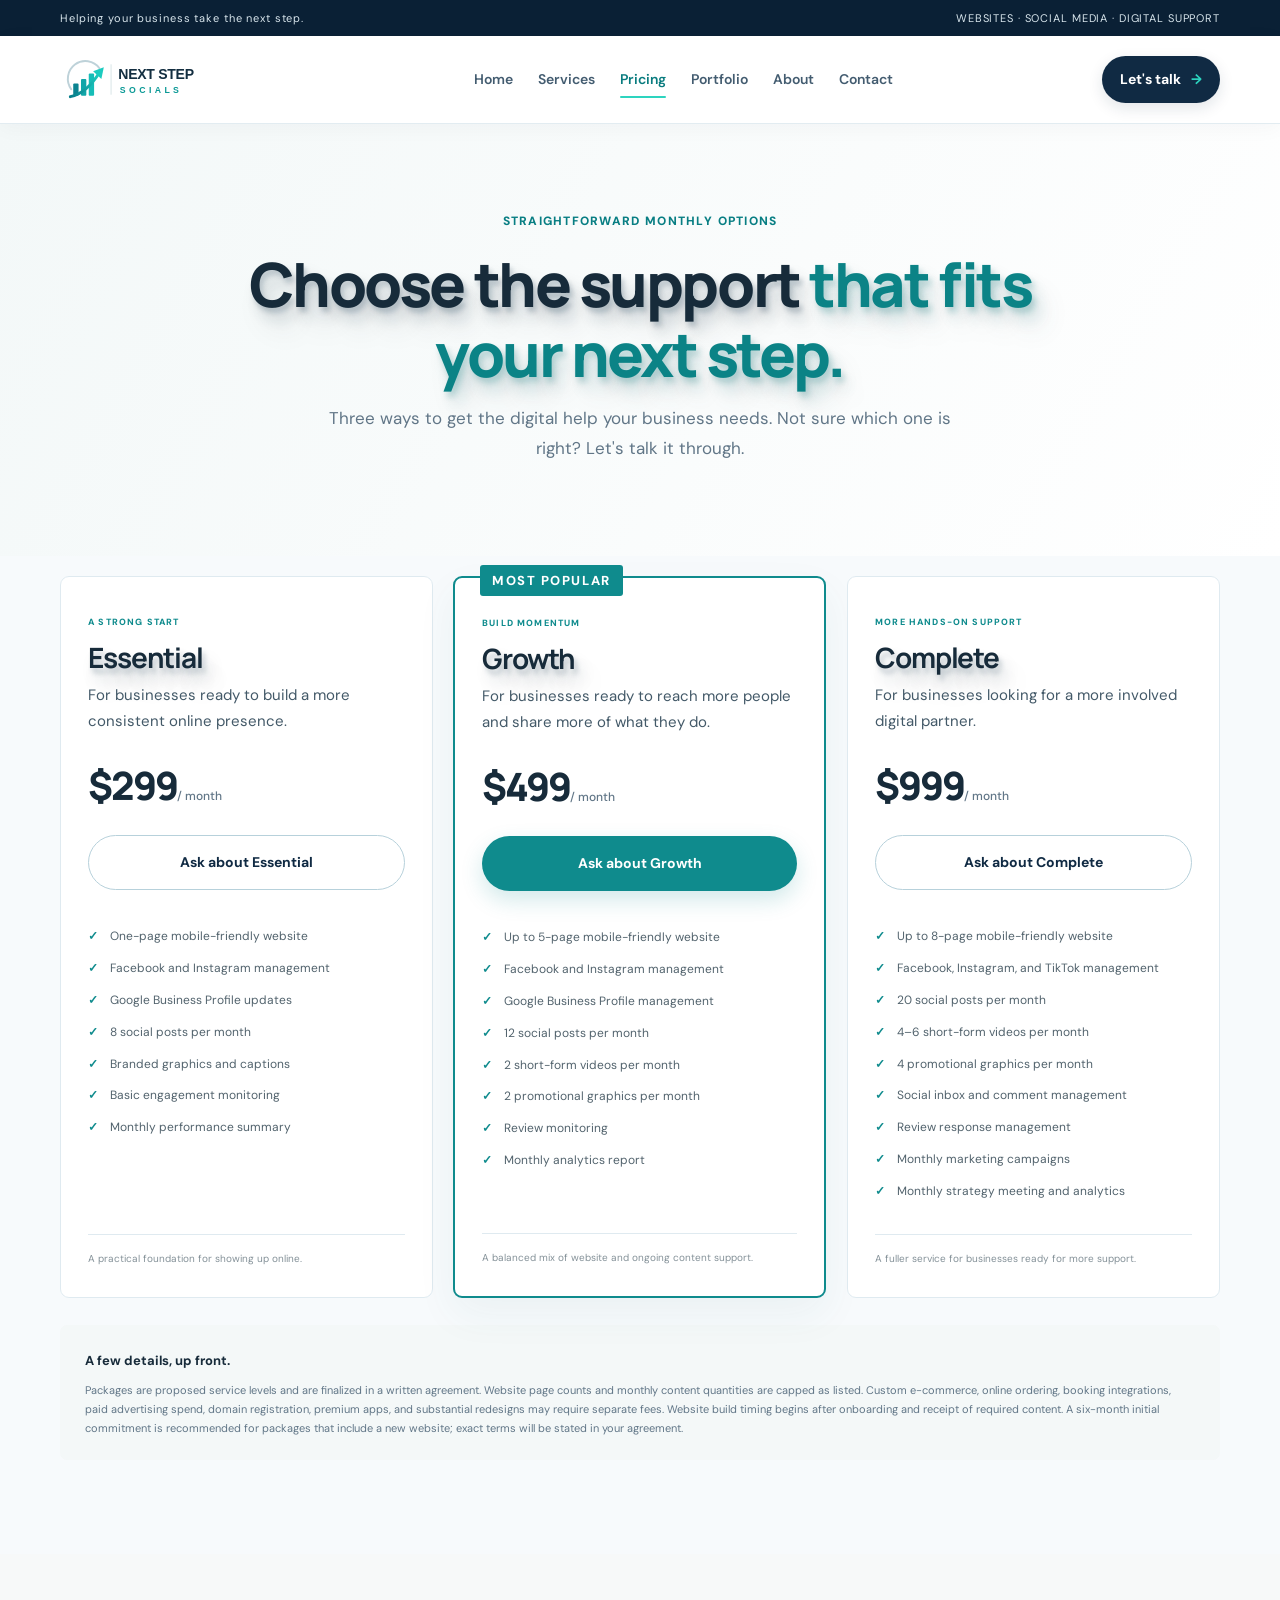
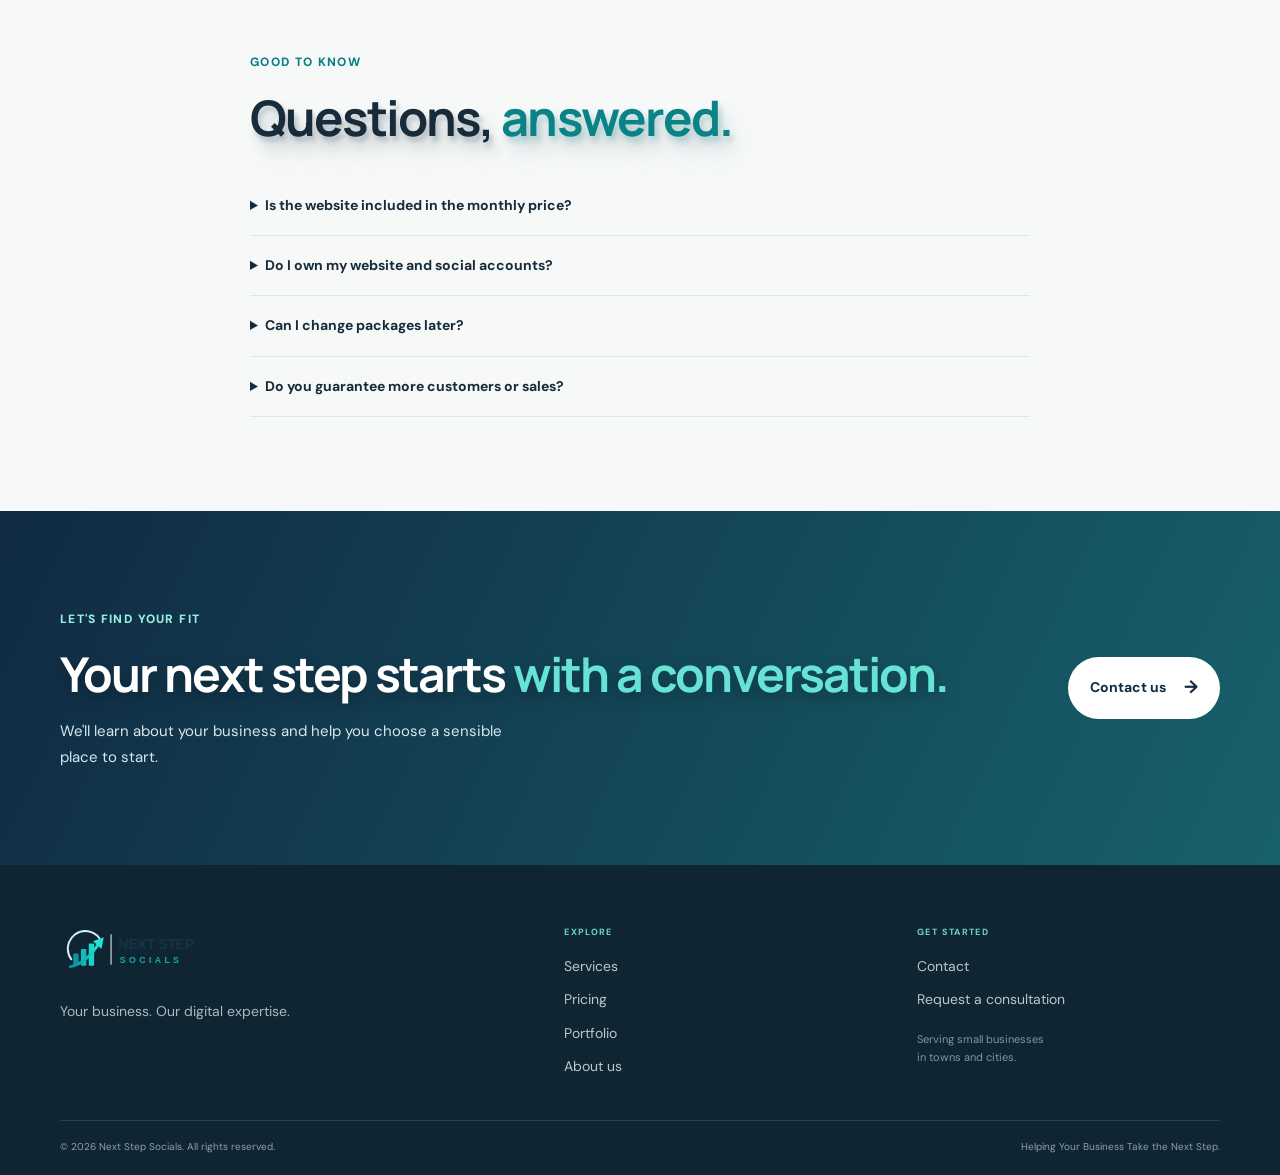
<file: pricing.html>
<!doctype html><html lang="en"><head><meta charset="utf-8"><meta name="viewport" content="width=device-width, initial-scale=1"><meta name="description" content="Straightforward monthly digital service packages from Next Step Socials, starting at $299 per month."><title>Packages & Pricing | Next Step Socials</title><link rel="icon" href="assets/favicon.svg" type="image/svg+xml"><link href="https://fonts.googleapis.com/css2?family=DM+Sans:wght@400;500;600;700&family=Manrope:wght@400;500;600;700;800&display=swap" rel="stylesheet"><link rel="stylesheet" href="assets/styles.css"></head><body><div id="site-header"></div><main>
<section class="page-hero centered"><div class="container"><span class="eyebrow">STRAIGHTFORWARD MONTHLY OPTIONS</span><h1>Choose the support <span>that fits your next step.</span></h1><p>Three ways to get the digital help your business needs. Not sure which one is right? Let's talk it through.</p></div></section>
<section class="section pricing-section"><div class="container"><div class="pricing-grid">
<article class="price-card"><div class="price-top"><span class="plan-label">A STRONG START</span><h2>Essential</h2><p>For businesses ready to build a more consistent online presence.</p><div class="price">$299<span>/ month</span></div></div><a class="btn btn-outline" href="contact.html?package=Essential">Ask about Essential</a><ul class="feature-list"><li>One-page mobile-friendly website</li><li>Facebook and Instagram management</li><li>Google Business Profile updates</li><li>8 social posts per month</li><li>Branded graphics and captions</li><li>Basic engagement monitoring</li><li>Monthly performance summary</li></ul><small class="plan-note">A practical foundation for showing up online.</small></article>
<article class="price-card featured"><div class="popular-tag">MOST POPULAR</div><div class="price-top"><span class="plan-label">BUILD MOMENTUM</span><h2>Growth</h2><p>For businesses ready to reach more people and share more of what they do.</p><div class="price">$499<span>/ month</span></div></div><a class="btn btn-primary" href="contact.html?package=Growth">Ask about Growth</a><ul class="feature-list"><li>Up to 5-page mobile-friendly website</li><li>Facebook and Instagram management</li><li>Google Business Profile management</li><li>12 social posts per month</li><li>2 short-form videos per month</li><li>2 promotional graphics per month</li><li>Review monitoring</li><li>Monthly analytics report</li></ul><small class="plan-note">A balanced mix of website and ongoing content support.</small></article>
<article class="price-card"><div class="price-top"><span class="plan-label">MORE HANDS-ON SUPPORT</span><h2>Complete</h2><p>For businesses looking for a more involved digital partner.</p><div class="price">$999<span>/ month</span></div></div><a class="btn btn-outline" href="contact.html?package=Complete">Ask about Complete</a><ul class="feature-list"><li>Up to 8-page mobile-friendly website</li><li>Facebook, Instagram, and TikTok management</li><li>20 social posts per month</li><li>4–6 short-form videos per month</li><li>4 promotional graphics per month</li><li>Social inbox and comment management</li><li>Review response management</li><li>Monthly marketing campaigns</li><li>Monthly strategy meeting and analytics</li></ul><small class="plan-note">A fuller service for businesses ready for more support.</small></article>
</div>
<div class="pricing-footnote"><strong>A few details, up front.</strong><p>Packages are proposed service levels and are finalized in a written agreement. Website page counts and monthly content quantities are capped as listed. Custom e-commerce, online ordering, booking integrations, paid advertising spend, domain registration, premium apps, and substantial redesigns may require separate fees. Website build timing begins after onboarding and receipt of required content. A six-month initial commitment is recommended for packages that include a new website; exact terms will be stated in your agreement.</p></div>
</div></section>
<section class="section faq-section"><div class="container narrow"><span class="eyebrow">GOOD TO KNOW</span><h2>Questions, <span>answered.</span></h2><details><summary>Is the website included in the monthly price?</summary><p>Yes. Each package includes website creation within its listed page limit, plus the maintenance described in that package. Domain and third-party costs are separate unless your agreement says otherwise.</p></details><details><summary>Do I own my website and social accounts?</summary><p>Your business should retain ownership of its domain, website account, and social accounts. We work with authorized access to provide the services in your agreement.</p></details><details><summary>Can I change packages later?</summary><p>Package changes can be discussed and documented for a future billing period. Any changes to deliverables or pricing should be agreed to in writing.</p></details><details><summary>Do you guarantee more customers or sales?</summary><p>No ethical marketing provider can guarantee a specific number of leads, sales, followers, or search rankings. We focus on delivering the agreed work and reporting useful activity and results.</p></details></div></section>
<section class="section final-cta"><div class="container final-cta-inner"><div><span class="eyebrow eyebrow-light">LET'S FIND YOUR FIT</span><h2>Your next step starts <span>with a conversation.</span></h2><p>We'll learn about your business and help you choose a sensible place to start.</p></div><a class="btn btn-light" href="contact.html">Contact us <span>→</span></a></div></section>
</main><div id="site-footer"></div><script src="assets/script.js"></script></body></html>
</file>
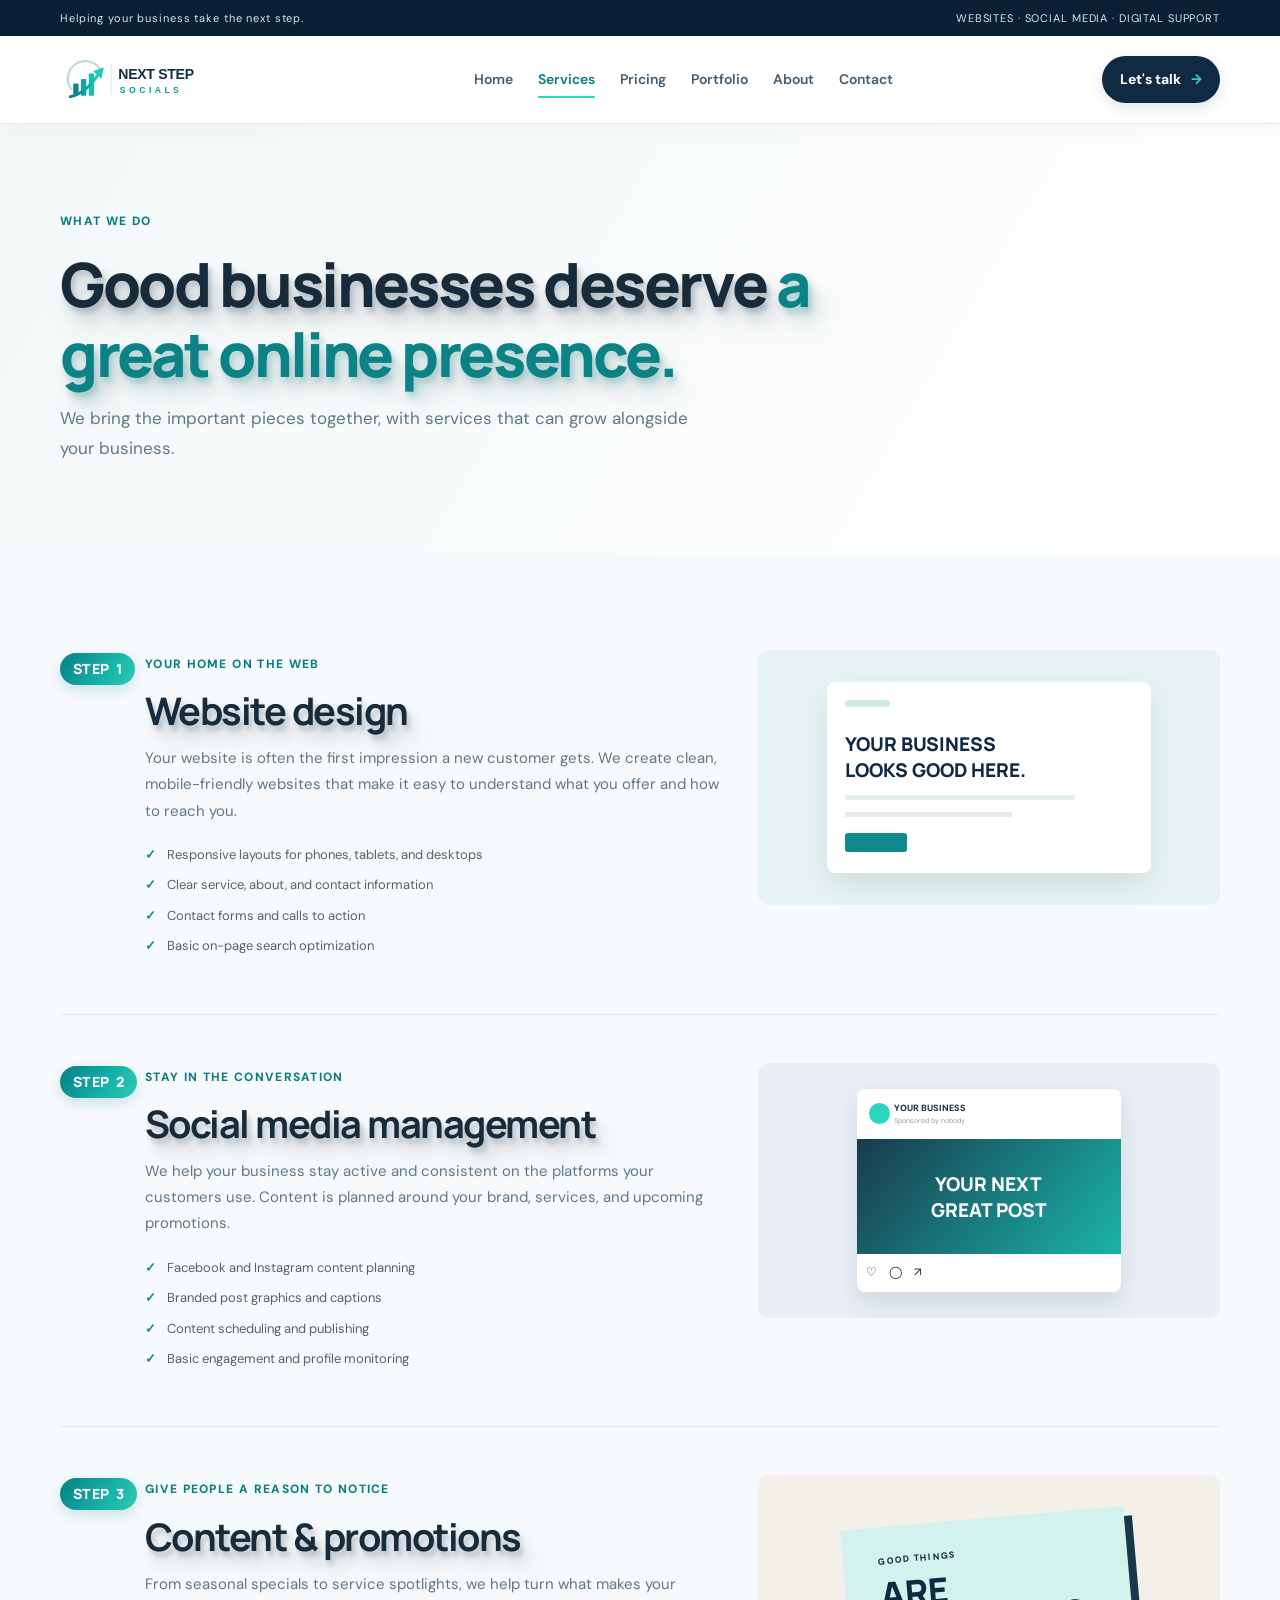
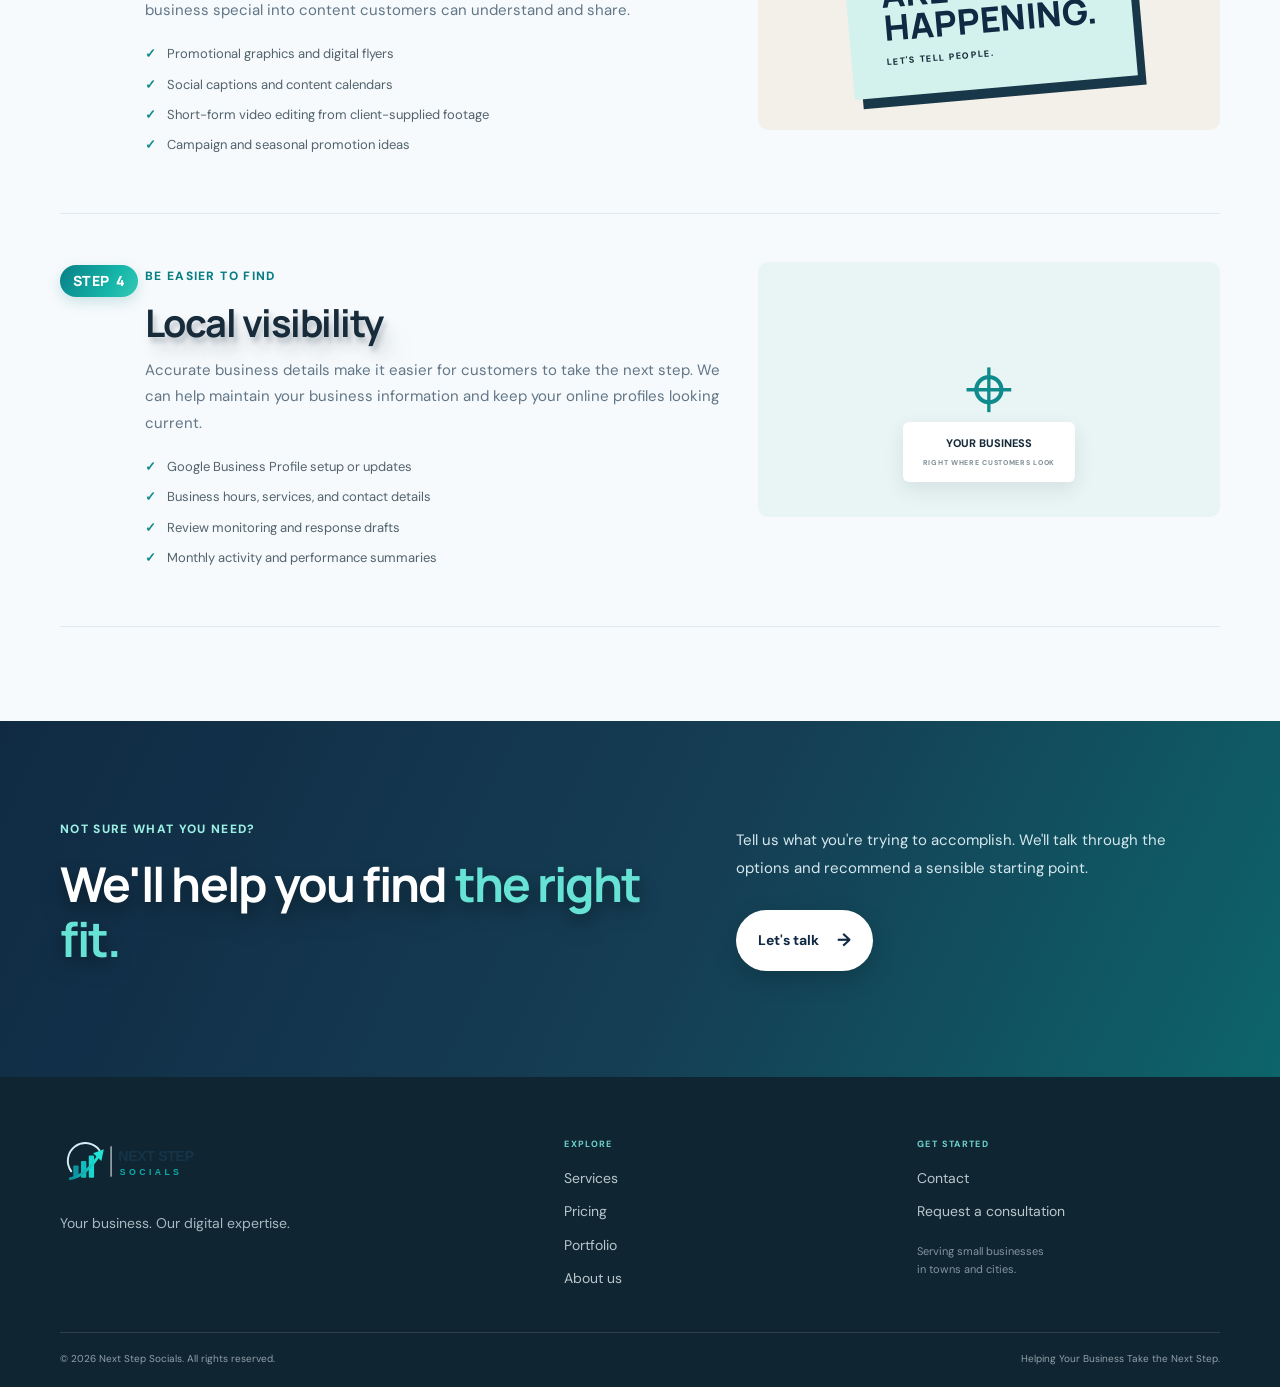
<file: services.html>
<!doctype html><html lang="en"><head><meta charset="utf-8"><meta name="viewport" content="width=device-width, initial-scale=1"><meta name="description" content="Explore website design, social media management, content creation, and local visibility services from Next Step Socials."><title>Services | Next Step Socials</title><link rel="icon" href="assets/favicon.svg" type="image/svg+xml"><link href="https://fonts.googleapis.com/css2?family=DM+Sans:wght@400;500;600;700&family=Manrope:wght@400;500;600;700;800&display=swap" rel="stylesheet"><link rel="stylesheet" href="assets/styles.css"></head><body><div id="site-header"></div><main>
<section class="page-hero"><div class="container"><span class="eyebrow">WHAT WE DO</span><h1>Good businesses deserve <span>a great online presence.</span></h1><p>We bring the important pieces together, with services that can grow alongside your business.</p></div></section>
<section class="section service-detail-section"><div class="container detail-list">
<article class="detail-row" id="websites"><div class="detail-number"><span class="step-badge"><span class="step-word">STEP</span><span class="step-digit">1</span></span></div><div><span class="eyebrow">YOUR HOME ON THE WEB</span><h2>Website design</h2><p>Your website is often the first impression a new customer gets. We create clean, mobile-friendly websites that make it easy to understand what you offer and how to reach you.</p><ul class="check-list"><li>Responsive layouts for phones, tablets, and desktops</li><li>Clear service, about, and contact information</li><li>Contact forms and calls to action</li><li>Basic on-page search optimization</li></ul></div><div class="detail-art art-web"><div class="art-browser"><div></div><b>YOUR BUSINESS<br>LOOKS GOOD HERE.</b><i></i><i></i><span></span></div></div></article>
<article class="detail-row" id="social"><div class="detail-number"><span class="step-badge"><span class="step-word">STEP</span><span class="step-digit">2</span></span></div><div><span class="eyebrow">STAY IN THE CONVERSATION</span><h2>Social media management</h2><p>We help your business stay active and consistent on the platforms your customers use. Content is planned around your brand, services, and upcoming promotions.</p><ul class="check-list"><li>Facebook and Instagram content planning</li><li>Branded post graphics and captions</li><li>Content scheduling and publishing</li><li>Basic engagement and profile monitoring</li></ul></div><div class="detail-art art-social"><div class="social-post"><div class="social-post-head"><span></span><b>YOUR BUSINESS</b><small>Sponsored by nobody</small></div><div class="social-post-image">YOUR NEXT<br>GREAT POST</div><div class="social-post-foot">♡　◯　↗</div></div></div></article>
<article class="detail-row" id="content"><div class="detail-number"><span class="step-badge"><span class="step-word">STEP</span><span class="step-digit">3</span></span></div><div><span class="eyebrow">GIVE PEOPLE A REASON TO NOTICE</span><h2>Content & promotions</h2><p>From seasonal specials to service spotlights, we help turn what makes your business special into content customers can understand and share.</p><ul class="check-list"><li>Promotional graphics and digital flyers</li><li>Social captions and content calendars</li><li>Short-form video editing from client-supplied footage</li><li>Campaign and seasonal promotion ideas</li></ul></div><div class="detail-art art-content"><div class="content-stack"><span>GOOD THINGS</span><b>ARE<br>HAPPENING.</b><small>LET'S TELL PEOPLE.</small></div></div></article>
<article class="detail-row" id="visibility"><div class="detail-number"><span class="step-badge"><span class="step-word">STEP</span><span class="step-digit">4</span></span></div><div><span class="eyebrow">BE EASIER TO FIND</span><h2>Local visibility</h2><p>Accurate business details make it easier for customers to take the next step. We can help maintain your business information and keep your online profiles looking current.</p><ul class="check-list"><li>Google Business Profile setup or updates</li><li>Business hours, services, and contact details</li><li>Review monitoring and response drafts</li><li>Monthly activity and performance summaries</li></ul></div><div class="detail-art art-local"><div class="map-pin">⌖</div><div class="map-label">YOUR BUSINESS<br><small>RIGHT WHERE CUSTOMERS LOOK</small></div></div></article>
</div></section>
<section class="section dark-section"><div class="container split-cta"><div><span class="eyebrow eyebrow-light">NOT SURE WHAT YOU NEED?</span><h2>We'll help you find <span>the right fit.</span></h2></div><div><p>Tell us what you're trying to accomplish. We'll talk through the options and recommend a sensible starting point.</p><a class="btn btn-light" href="contact.html">Let's talk <span>→</span></a></div></div></section>
</main><div id="site-footer"></div><script src="assets/script.js"></script></body></html>
</file>
<file: assets/styles.css>
/* NEXT STEP SOCIALS — brand colors: navy #172D3B, teal #18B8B1 */
:root{--navy:#172d3b;--navy2:#203d4d;--teal:#19b8b1;--teal-dark:#108d89;--ink:#1b2b36;--muted:#667680;--line:#e4eaed;--soft:#f4f8f8;--white:#fff;--font:"DM Sans",Arial,sans-serif;--display:"Manrope","DM Sans",sans-serif}
*{box-sizing:border-box}html{scroll-behavior:smooth}body{margin:0;color:var(--ink);font-family:var(--font);font-size:16px;line-height:1.65;background:#fff}a{color:inherit;text-decoration:none}img{max-width:100%}.container{width:min(1160px,calc(100% - 48px));margin-inline:auto}.topbar{background:var(--navy);color:#d4e1e5;font-size:11px;letter-spacing:.08em}.topbar-inner{display:flex;justify-content:space-between;padding:9px 0}.site-header{height:88px;background:#fff;border-bottom:1px solid #edf1f2;position:relative;z-index:10}.nav-wrap{height:100%;display:flex;align-items:center;justify-content:space-between;gap:28px}.brand{display:flex;align-items:center;gap:10px;min-width:210px;color:var(--navy)}.brand-symbol{width:42px;height:42px;border:2px solid var(--teal);border-radius:12px;display:grid;place-items:center;font:800 25px var(--display);position:relative}.brand-symbol em{font-style:normal;color:var(--teal);font-size:15px;position:absolute;right:-4px;top:-8px}.brand-type{display:flex;flex-direction:column;line-height:1.1}.brand-type b{font:800 17px var(--display);letter-spacing:.015em}.brand-type small{color:var(--teal-dark);font-size:10px;font-weight:700;margin-top:5px}.main-nav{display:flex;align-items:center;gap:25px}.main-nav a{font-size:13px;font-weight:600;color:#52616a;transition:.2s}.main-nav a:hover,.main-nav a[aria-current=page]{color:var(--teal-dark)}.nav-cta{background:var(--navy);color:white;border-radius:5px;padding:12px 18px;font-size:13px;font-weight:700}.nav-cta span{color:var(--teal);padding-left:10px}.menu-toggle{display:none;background:none;border:0;padding:8px}.menu-toggle span{display:block;width:23px;height:2px;background:var(--navy);margin:5px}
.hero{background:linear-gradient(120deg,#f4f8f8 0%,#fff 60%,#eef8f7 100%);overflow:hidden;position:relative;padding:86px 0 26px}.hero-grid{display:grid;grid-template-columns:1.02fr .98fr;align-items:center;gap:50px;min-height:450px}.eyebrow{font-size:10px;letter-spacing:.17em;font-weight:800;color:var(--teal-dark);display:inline-flex;align-items:center;gap:9px}.eyebrow-dot{width:7px;height:7px;background:var(--teal);border-radius:50%}h1,h2,h3,p{margin-top:0}h1,h2,h3{font-family:var(--display);line-height:1.14;letter-spacing:-.04em}h1{font-size:clamp(43px,5.3vw,68px);font-weight:800;margin:20px 0}h1 span,h2 span{color:var(--teal-dark)}.hero-lead{font-size:18px;color:#5c6c75;max-width:540px;line-height:1.7}.hero-actions{display:flex;align-items:center;gap:25px;margin-top:30px}.btn{display:inline-flex;align-items:center;justify-content:center;gap:18px;border-radius:5px;padding:15px 21px;font-size:13px;font-weight:700;border:1px solid transparent;transition:transform .2s,background .2s}.btn:hover{transform:translateY(-2px)}.btn-primary{background:var(--teal-dark);color:white}.btn-primary:hover{background:#087b78}.btn-light{background:white;color:var(--navy)}.btn-outline{border-color:#b9c8cd;color:var(--navy);background:white}.btn span{font-size:18px}.text-link{font-size:13px;font-weight:700;border-bottom:1px solid #a8b9bf;padding-bottom:4px}.hero-proof{display:flex;align-items:center;gap:14px;margin-top:44px}.proof-avatars{display:flex}.proof-avatars span{width:31px;height:31px;border-radius:50%;display:grid;place-items:center;background:var(--navy);color:white;border:2px solid white;margin-left:-6px;font-size:11px;font-weight:700}.proof-avatars span:first-child{margin-left:0;background:var(--teal-dark)}.proof-avatars span:last-child{background:#d9eeee;color:var(--navy)}.hero-proof p{font-size:11px;color:var(--muted);line-height:1.5;margin:0}.hero-proof strong{color:var(--navy)}.hero-visual{min-height:400px;display:grid;place-items:center;position:relative}.visual-glow{position:absolute;width:390px;height:390px;background:radial-gradient(circle,#bdece8 0%,#e5f6f4 42%,transparent 70%);border-radius:50%}.dashboard-card{width:min(100%,470px);background:white;border:1px solid #e2e9eb;border-radius:13px;box-shadow:0 25px 65px #183d4d20;position:relative;z-index:2;overflow:hidden;transform:rotate(1deg)}.dash-top{height:43px;background:#f8fafb;border-bottom:1px solid #edf1f2;display:flex;align-items:center;padding:0 15px;gap:12px;font-size:8px;letter-spacing:.12em;color:#809099}.window-dots{display:flex;gap:4px}.window-dots i{width:6px;height:6px;border-radius:50%;background:#d6e0e2}.dash-live{margin-left:auto;color:var(--teal-dark);font-weight:800}.dash-live b{display:inline-block;width:5px;height:5px;border-radius:50%;background:var(--teal);margin-right:4px}.dash-brand{display:flex;align-items:center;gap:10px;padding:22px 25px}.mini-mark{width:38px;height:38px;background:var(--navy);border-radius:9px;color:white;display:grid;place-items:center;font:800 21px var(--display)}.mini-mark span{color:var(--teal);font-size:12px}.dash-brand strong,.dash-brand small{display:block}.dash-brand strong{font:700 14px var(--display)}.dash-brand small{font-size:10px;color:#839099}.dash-preview{display:grid;grid-template-columns:1.2fr .8fr;gap:15px;padding:0 25px 20px}.preview-photo{min-height:150px;border-radius:7px;background:linear-gradient(145deg,#17384a,#1ca9a3);display:flex;align-items:center;justify-content:center;text-align:center;color:white;font:800 20px var(--display);letter-spacing:.03em}.preview-lines{display:flex;flex-direction:column;gap:12px;padding-top:10px}.preview-lines i{height:7px;border-radius:5px;background:#e6edef}.preview-lines i:first-child{width:90%;height:11px;background:#cde9e7}.preview-lines i:nth-child(2){width:75%}.preview-lines i:nth-child(3){width:100%}.preview-lines b{width:65%;height:25px;border-radius:4px;background:var(--teal-dark);margin-top:9px}.dash-bottom{display:grid;grid-template-columns:repeat(3,1fr);background:#f6f9f9;border-top:1px solid #edf1f2;padding:15px 20px}.dash-bottom small,.dash-bottom strong{display:block}.dash-bottom small{font-size:8px;letter-spacing:.1em;color:#87949b}.dash-bottom strong{font-size:10px;margin-top:3px}.floating-note{position:absolute;z-index:3;bottom:8px;right:-12px;background:white;border:1px solid #e5eded;box-shadow:0 12px 35px #17384a18;border-radius:9px;padding:13px 17px;display:flex;gap:11px;align-items:center}.note-icon{width:30px;height:30px;border-radius:8px;background:#e3f6f4;color:var(--teal-dark);display:grid;place-items:center}.floating-note strong,.floating-note small{display:block}.floating-note strong{font-size:11px}.floating-note small{font-size:9px;color:#87949b}.hero-orbit{position:absolute;border:1px solid #b5e5e2;border-radius:50%;width:420px;height:420px}.orbit-two{width:500px;height:500px;border-color:#d5eeec}.hero-bottom{display:flex;align-items:center;gap:16px;color:#839198;font-size:9px;letter-spacing:.15em;font-weight:700;margin-top:44px}.hero-line{height:1px;background:#d8e4e6;flex:1}
.section{padding:94px 0}.intro-grid{display:grid;grid-template-columns:1fr 1fr;gap:90px;align-items:start}.section h2,.page-hero h1{font-size:clamp(34px,4vw,49px);margin:16px 0}.intro-text{max-width:510px;color:var(--muted)}.intro-text p{margin-bottom:15px}.arrow-link{display:inline-flex;gap:18px;color:var(--teal-dark);font-size:13px;font-weight:700;margin-top:10px}.section-heading{text-align:center;max-width:650px;margin:0 auto 48px}.section-heading p{color:var(--muted)}.service-cards{display:grid;grid-template-columns:repeat(4,1fr);gap:17px}.service-card{border:1px solid var(--line);border-radius:8px;padding:25px 22px;transition:.2s}.service-card:hover{transform:translateY(-4px);box-shadow:0 15px 35px #1c3a4a0d;border-color:#b7ddda}.service-icon{width:42px;height:42px;border-radius:10px;background:#e7f6f5;color:var(--teal-dark);display:grid;place-items:center;font-size:23px;margin-bottom:24px}.service-card h3{font-size:18px;margin-bottom:10px}.service-card p{font-size:13px;color:var(--muted);min-height:84px}.service-card a{font-size:11px;font-weight:800;color:var(--teal-dark)}.service-card a span{padding-left:7px}.dark-section{background:var(--navy);color:white}.eyebrow-light{color:#75d8d1}.split-cta,.final-cta-inner{display:grid;grid-template-columns:1fr .8fr;align-items:center;gap:70px}.dark-section h2,.final-cta h2{font-size:clamp(34px,4vw,48px);margin:16px 0}.dark-section h2 span,.final-cta h2 span{color:#6dd4cd}.split-cta>div:last-child p,.final-cta p{color:#c3d0d5;max-width:460px}.split-cta .btn{margin-top:12px}.process-grid{display:grid;grid-template-columns:repeat(4,1fr);gap:28px}.process-grid>div{border-top:1px solid #dce5e7;padding-top:18px}.process-grid b{color:var(--teal-dark);font:800 12px var(--display)}.process-grid h3{font-size:18px;margin:17px 0 8px}.process-grid p{font-size:13px;color:var(--muted)}.final-cta{background:linear-gradient(110deg,#183748,#1c5260);color:white}.final-cta-inner{grid-template-columns:1fr auto}.final-cta p{margin-bottom:0}.page-hero{background:linear-gradient(120deg,#f3f8f8,#fff);padding:83px 0 75px}.page-hero .container{max-width:1160px}.page-hero h1{max-width:800px;font-size:clamp(40px,5vw,61px)}.page-hero p{font-size:17px;color:var(--muted);max-width:650px}.page-hero.centered{text-align:center}.page-hero.centered h1,.page-hero.centered p{margin-left:auto;margin-right:auto}
.detail-list{display:flex;flex-direction:column}.detail-row{display:grid;grid-template-columns:50px 1fr .8fr;gap:35px;align-items:center;padding:48px 0;border-bottom:1px solid var(--line);scroll-margin-top:30px}.detail-row:first-child{padding-top:0}.detail-number{font:800 13px var(--display);color:var(--teal-dark);align-self:start;padding-top:5px}.detail-row h2{font-size:34px;margin:12px 0}.detail-row p{color:var(--muted);max-width:580px}.check-list,.feature-list{list-style:none;padding:0;margin:20px 0 0}.check-list li,.feature-list li{font-size:13px;color:#52636d;margin:9px 0;padding-left:22px;position:relative}.check-list li:before,.feature-list li:before{content:"✓";position:absolute;left:0;color:var(--teal-dark);font-weight:800}.detail-art{height:255px;border-radius:10px;display:grid;place-items:center;overflow:hidden;position:relative}.art-web{background:#e8f4f3}.art-browser{width:70%;height:75%;background:white;border-radius:8px;box-shadow:0 12px 30px #17384a1c;padding:18px;position:relative}.art-browser>div{height:7px;width:45px;border-radius:4px;background:#cce9e7;margin-bottom:24px}.art-browser b{font:800 19px var(--display);display:block;color:var(--navy)}.art-browser i{display:block;height:5px;background:#e5edef;width:80%;margin-top:12px}.art-browser i:last-of-type{width:58%}.art-browser span{display:block;background:var(--teal-dark);width:62px;height:19px;border-radius:3px;margin-top:16px}.art-social{background:#e9eff5}.social-post{width:57%;background:white;border-radius:8px;box-shadow:0 10px 25px #172d3b20;overflow:hidden}.social-post-head{padding:12px;display:grid;grid-template-columns:25px 1fr;align-items:center;font-size:9px}.social-post-head span{grid-row:span 2;width:21px;height:21px;border-radius:50%;background:var(--teal)}.social-post-head small{font-size:7px;color:#91a0a6}.social-post-image{height:115px;background:linear-gradient(130deg,#183b4c,#1ab4aa);display:grid;place-items:center;text-align:center;color:white;font:800 19px var(--display)}.social-post-foot{padding:9px;font-size:12px}.art-content{background:#f2f0e8}.content-stack{background:#d3f1ed;padding:27px 35px;transform:rotate(-5deg);box-shadow:8px 10px 0 #183748}.content-stack span,.content-stack small{display:block;font-size:9px;letter-spacing:.15em;font-weight:800}.content-stack b{display:block;font:800 35px/.95 var(--display);color:var(--navy);margin:10px 0}.art-local{background:#e9f5f4}.map-pin{font-size:85px;color:var(--teal-dark);z-index:1}.map-label{position:absolute;bottom:35px;background:white;padding:12px 20px;border-radius:6px;box-shadow:0 8px 20px #172d3b18;font-size:11px;font-weight:800;text-align:center}.map-label small{font-size:7px;color:#809098;letter-spacing:.1em}
.pricing-section{padding-top:20px}.pricing-grid{display:grid;grid-template-columns:repeat(3,1fr);gap:20px;align-items:stretch}.price-card{border:1px solid var(--line);border-radius:9px;padding:30px 27px;position:relative;display:flex;flex-direction:column;background:white}.price-card.featured{border:2px solid var(--teal-dark);box-shadow:0 16px 40px #1c66600f}.popular-tag{position:absolute;top:-13px;left:25px;background:var(--teal-dark);color:white;border-radius:3px;padding:5px 12px;font-size:9px;letter-spacing:.12em;font-weight:800}.plan-label{font-size:9px;letter-spacing:.13em;font-weight:800;color:var(--teal-dark)}.price-top h2{font-size:28px;margin:9px 0}.price-top p{color:var(--muted);font-size:13px;min-height:60px}.price{font:800 39px var(--display);letter-spacing:-.05em;margin:15px 0 23px}.price span{font:500 12px var(--font);letter-spacing:0;color:var(--muted)}.price-card .btn{width:100%}.feature-list{margin-top:25px;flex:1}.feature-list li{font-size:12px;margin:12px 0}.plan-note{border-top:1px solid var(--line);padding-top:16px;margin-top:20px;color:#849198;font-size:10px}.pricing-footnote{background:#f4f8f8;padding:22px 25px;border-radius:7px;margin-top:27px}.pricing-footnote strong{font-size:13px}.pricing-footnote p{font-size:11px;color:var(--muted);margin:7px 0 0}.faq-section{background:#f7f9f9}.narrow{max-width:780px}.faq-section h2{margin-bottom:30px}.faq-section details{border-bottom:1px solid #dce5e7;padding:18px 0}.faq-section summary{font-weight:700;font-size:14px;cursor:pointer}.faq-section details p{font-size:13px;color:var(--muted);margin:12px 0 0}.about-grid{display:grid;grid-template-columns:.85fr 1.15fr;gap:90px;align-items:center}.about-graphic{height:390px;background:linear-gradient(140deg,#17394b,#1b9d9a);border-radius:10px;display:flex;flex-direction:column;align-items:center;justify-content:center;color:white;position:relative;overflow:hidden}.about-graphic:before,.about-graphic:after{content:"";position:absolute;border:1px solid #ffffff35;border-radius:50%;width:330px;height:330px}.about-graphic:after{width:430px;height:430px}.about-mark{font:800 130px var(--display);z-index:1;position:relative}.about-mark span{font-size:40px;color:#73ddd5;position:absolute;right:-23px;top:0}.about-graphic-caption{z-index:1;text-align:center;font-size:10px;letter-spacing:.15em;line-height:1.8}.about-copy h2{font-size:38px;margin:15px 0 22px}.about-copy p{font-size:14px;color:var(--muted)}.values-section{background:#f7f9f9}.values-grid{display:grid;grid-template-columns:repeat(3,1fr);gap:25px}.values-grid article{background:white;padding:27px;border:1px solid var(--line);border-radius:7px}.values-grid b{color:var(--teal-dark);font-size:12px}.values-grid h3{margin:16px 0 8px}.values-grid p{font-size:13px;color:var(--muted);margin:0}
.portfolio-grid{display:grid;grid-template-columns:repeat(3,1fr);gap:22px}.portfolio-card{border:1px solid var(--line);border-radius:8px;overflow:hidden}.portfolio-art{height:260px;display:flex;flex-direction:column;justify-content:center;align-items:center;text-align:center;position:relative;overflow:hidden}.portfolio-art span{font:800 37px/.95 var(--display);letter-spacing:-.04em}.portfolio-art small{font-size:8px;letter-spacing:.15em;margin-top:15px;font-weight:800}.portfolio-cafe{background:#f0dfc5;color:#533b2b}.portfolio-cafe span b{font-size:54px}.portfolio-auto{background:#172d3b;color:white}.portfolio-auto span{font-size:43px;color:#fff}.portfolio-auto b{font-size:15px;letter-spacing:.35em;color:#5dd0c8}.portfolio-green{background:#dcebdc;color:#234b38}.portfolio-green span{font-size:48px}.portfolio-meta{padding:20px}.portfolio-meta h3{font-size:17px;margin:7px 0}.portfolio-meta p{font-size:12px;color:var(--muted);margin:0}.notice-box{margin-top:25px;padding:20px 23px;background:#f3f8f8;border-left:3px solid var(--teal-dark)}.notice-box strong{font-size:13px}.notice-box p{font-size:12px;color:var(--muted);margin:5px 0 0}
.contact-grid{display:grid;grid-template-columns:.8fr 1.2fr;gap:80px;align-items:start}.contact-copy h2{font-size:38px;margin:15px 0}.contact-copy>p{color:var(--muted);font-size:14px}.contact-promise{display:flex;gap:12px;margin-top:25px}.contact-promise>span{width:30px;height:30px;border-radius:8px;background:#e5f6f4;color:var(--teal-dark);display:grid;place-items:center}.contact-promise b,.contact-promise small{display:block}.contact-promise b{font-size:13px}.contact-promise small{font-size:11px;color:var(--muted)}.contact-form{border:1px solid var(--line);border-radius:9px;padding:30px;box-shadow:0 12px 35px #172d3b08}.form-heading h3{font-size:23px;margin-bottom:4px}.form-heading p{font-size:11px;color:var(--muted)}.contact-form label{display:block;font-size:9px;letter-spacing:.1em;font-weight:800;color:#52636d;margin:15px 0}.form-row{display:grid;grid-template-columns:1fr 1fr;gap:15px}.contact-form input,.contact-form select,.contact-form textarea{display:block;width:100%;margin-top:7px;border:1px solid #dce5e7;border-radius:5px;padding:12px;font:13px var(--font);color:var(--ink);background:white;letter-spacing:0}.contact-form input:focus,.contact-form select:focus,.contact-form textarea:focus{outline:2px solid #b8e9e5;border-color:var(--teal-dark)}.contact-form textarea{resize:vertical}.contact-form .btn{border:0;cursor:pointer}.form-disclaimer,.form-status{font-size:10px;color:#859198;margin:12px 0 0}.form-status{color:var(--teal-dark);font-weight:700}
.site-footer{background:#102532;color:white;padding:60px 0 20px}.footer-main{display:grid;grid-template-columns:1.5fr 1fr 1fr;gap:50px;padding-bottom:42px}.brand-light{color:white}.brand-light .brand-type small{color:#70d8d0}.footer-brand p{font-size:12px;color:#a8bac1;margin-top:17px}.footer-links{display:flex;flex-direction:column;gap:10px;font-size:12px;color:#b8c7cc}.footer-links b{font-size:9px;letter-spacing:.15em;color:#6dd4cd;margin-bottom:6px}.footer-links a:hover{color:white}.footer-links span{font-size:11px;color:#81969f;margin-top:8px}.footer-bottom{border-top:1px solid #ffffff20;padding-top:18px;display:flex;justify-content:space-between;color:#8fa1a8;font-size:10px}
@media(max-width:980px){.main-nav{gap:14px}.main-nav a{font-size:12px}.brand{min-width:180px}.hero-grid{gap:25px}.service-cards{grid-template-columns:repeat(2,1fr)}.detail-row{grid-template-columns:35px 1fr .7fr;gap:22px}.about-grid{gap:45px}.contact-grid{gap:40px}}
@media(max-width:760px){.container{width:min(100% - 36px,560px)}.topbar-inner span:last-child{display:none}.site-header{height:72px}.menu-toggle{display:block;margin-left:auto}.nav-cta{display:none}.main-nav{display:none;position:absolute;top:72px;left:0;right:0;background:white;border-top:1px solid var(--line);padding:15px 22px 22px;box-shadow:0 15px 20px #172d3b12;flex-direction:column;align-items:stretch;gap:0}.main-nav.is-open{display:flex}.main-nav a{padding:12px 4px;border-bottom:1px solid #eff2f3;font-size:14px}.hero{padding:55px 0 20px}.hero-grid{grid-template-columns:1fr;gap:20px}.hero-copy{text-align:left}.hero-lead{font-size:16px}.hero-actions{flex-wrap:wrap;gap:17px}.hero-visual{min-height:350px;margin-top:5px}.dashboard-card{width:95%}.floating-note{right:0;bottom:-2px}.hero-orbit{width:340px;height:340px}.orbit-two{width:400px;height:400px}.hero-bottom{font-size:8px;gap:8px;margin-top:35px}.hero-bottom span:last-child{display:none}.section{padding:65px 0}.intro-grid,.split-cta,.final-cta-inner,.about-grid,.contact-grid{grid-template-columns:1fr;gap:28px}.section h2{font-size:34px}.service-cards{grid-template-columns:1fr 1fr;gap:12px}.service-card{padding:19px 16px}.service-card p{min-height:110px}.split-cta{gap:15px}.process-grid{grid-template-columns:1fr 1fr;gap:25px 18px}.final-cta-inner{gap:20px}.page-hero{padding:60px 0 50px}.page-hero h1{font-size:40px}.detail-row{grid-template-columns:28px 1fr;gap:12px;padding:35px 0}.detail-art{grid-column:2;height:210px;margin-top:10px}.detail-row h2{font-size:29px}.pricing-grid{grid-template-columns:1fr;gap:25px}.price-card{padding:27px 24px}.price-top p{min-height:0}.about-graphic{height:300px}.about-copy h2,.contact-copy h2{font-size:32px}.values-grid,.portfolio-grid{grid-template-columns:1fr}.portfolio-art{height:230px}.contact-form{padding:22px 17px}.form-row{grid-template-columns:1fr;gap:0}.footer-main{grid-template-columns:1fr 1fr;gap:30px}.footer-brand{grid-column:1/-1}.footer-bottom{gap:12px;flex-direction:column}.centered .container{width:min(100% - 36px,560px)}}
@media(max-width:420px){.service-cards{grid-template-columns:1fr}.service-card p{min-height:0}.process-grid{grid-template-columns:1fr}.hero-actions .btn{width:100%}.hero-actions .text-link{margin-left:2px}.dash-bottom{padding:12px 10px}.dash-bottom strong{font-size:9px}.floating-note{right:-2px}.footer-main{grid-template-columns:1fr 1fr}}

/* Modern button micro-interactions */
.btn,
.nav-cta,
.contact-form button,
button {
  -webkit-tap-highlight-color: transparent;
}
.btn {
  position: relative;
  overflow: hidden;
  isolation: isolate;
  transition: transform .22s cubic-bezier(.2,.8,.2,1),
              box-shadow .22s ease,
              background-color .22s ease,
              border-color .22s ease,
              color .22s ease;
}
.btn::after {
  content: "";
  position: absolute;
  inset: 0;
  z-index: -1;
  background: linear-gradient(110deg, transparent 20%, #ffffff30 48%, transparent 76%);
  transform: translateX(-120%);
  transition: transform .55s ease;
}
.btn:hover {
  transform: translateY(-3px);
  box-shadow: 0 9px 22px #172d3b20;
}
.btn:hover::after { transform: translateX(120%); }
.btn:active {
  transform: translateY(-1px) scale(.98);
  box-shadow: 0 3px 9px #172d3b18;
}
.btn-primary:hover {
  background: #087b78;
  box-shadow: 0 9px 24px #108d8940;
}
.btn-light:hover,
.btn-outline:hover {
  border-color: var(--teal);
  color: var(--teal-dark);
  box-shadow: 0 8px 20px #172d3b12;
}
.btn span,
.nav-cta span,
.arrow-link span,
.text-link span {
  display: inline-block;
  transition: transform .22s ease;
}
.btn:hover span,
.nav-cta:hover span,
.arrow-link:hover span,
.text-link:hover span { transform: translateX(4px); }
.nav-cta {
  display: inline-flex;
  align-items: center;
  transition: transform .2s ease, background-color .2s ease, box-shadow .2s ease;
}
.nav-cta:hover {
  transform: translateY(-2px);
  background: var(--navy2);
  box-shadow: 0 7px 18px #172d3b25;
}
.nav-cta:active { transform: translateY(0) scale(.98); }
.service-card a span { display: inline-block; transition: transform .2s ease; }
.service-card a:hover span { transform: translateX(4px); }
:where(a, button, input, select, textarea):focus-visible {
  outline: 3px solid #19b8b180;
  outline-offset: 3px;
}
@media (prefers-reduced-motion: reduce) {
  *, *::before, *::after {
    scroll-behavior: auto !important;
    animation-duration: .01ms !important;
    animation-iteration-count: 1 !important;
    transition-duration: .01ms !important;
  }
}


/* Animated top navigation links */
.main-nav a {
  position: relative;
  display: inline-flex;
  align-items: center;
  padding: 9px 0;
  transition: color .22s ease, transform .22s ease;
}
.main-nav a::after {
  content: "";
  position: absolute;
  left: 0;
  right: 0;
  bottom: 2px;
  height: 2px;
  border-radius: 2px;
  background: var(--teal);
  transform: scaleX(0);
  transform-origin: left center;
  transition: transform .24s cubic-bezier(.2,.8,.2,1);
}
.main-nav a:hover {
  color: var(--teal-dark);
  transform: translateY(-2px);
}
.main-nav a:hover::after,
.main-nav a[aria-current="page"]::after {
  transform: scaleX(1);
}
.main-nav a:active {
  transform: translateY(0) scale(.97);
}
@media (prefers-reduced-motion: reduce) {
  .main-nav a,
  .main-nav a::after {
    transition: none !important;
  }
}


/* Scroll-reveal motion: progressively enhanced with IntersectionObserver. */
@media (prefers-reduced-motion: no-preference) {
  .js-reveal-ready .scroll-reveal:not(.is-visible) {
    opacity: 0;
    transform: translate3d(0, 30px, 0) scale(.985);
  }
  .js-reveal-ready .scroll-reveal[data-reveal="left"]:not(.is-visible) {
    transform: translate3d(-36px, 0, 0);
  }
  .js-reveal-ready .scroll-reveal[data-reveal="right"]:not(.is-visible) {
    transform: translate3d(36px, 0, 0);
  }
  .js-reveal-ready .scroll-reveal[data-reveal="pop"]:not(.is-visible) {
    transform: translate3d(0, 20px, 0) scale(.94);
  }
  .js-reveal-ready .scroll-reveal {
    transition: opacity .72s ease, transform .72s cubic-bezier(.2,.8,.2,1);
    transition-delay: var(--reveal-delay, 0ms);
    will-change: opacity, transform;
  }
  .js-reveal-ready .scroll-reveal.is-visible {
    opacity: 1;
    transform: translate3d(0, 0, 0) scale(1);
  }
}
@media (prefers-reduced-motion: reduce) {
  .scroll-reveal { opacity: 1 !important; transform: none !important; }
}

/* Animated teal step labels */
.step-badge{display:inline-flex;align-items:center;gap:7px;width:max-content;padding:9px 13px;border-radius:999px;color:#fff!important;background:linear-gradient(120deg,#087f86,#16b6aa 65%,#35c8b3);box-shadow:0 5px 14px rgba(8,127,134,.19);font-family:var(--display);line-height:1;transform-origin:center;transition:transform .3s cubic-bezier(.2,.8,.2,1),box-shadow .3s ease,filter .3s ease;animation:step-badge-arrive .65s cubic-bezier(.2,.8,.2,1) both}
.step-word{font-size:10px;font-weight:800;letter-spacing:.11em}.step-digit{font-size:16px;font-weight:900;letter-spacing:-.03em}
.process-grid>div:hover .step-badge,.values-grid>article:hover .step-badge,.detail-row:hover .step-badge{transform:translateY(-4px) scale(1.07);box-shadow:0 10px 22px rgba(8,127,134,.29);filter:saturate(1.13)}
.process-grid>div:nth-child(2) .step-badge,.values-grid>article:nth-child(2) .step-badge{animation-delay:.09s}.process-grid>div:nth-child(3) .step-badge,.values-grid>article:nth-child(3) .step-badge{animation-delay:.18s}.process-grid>div:nth-child(4) .step-badge{animation-delay:.27s}
.detail-number{padding-top:0}
@keyframes step-badge-arrive{from{opacity:0;transform:translateY(9px) scale(.88)}to{opacity:1;transform:translateY(0) scale(1)}}
@media(max-width:760px){.detail-row{grid-template-columns:85px minmax(0,1fr)}}
@media(prefers-reduced-motion:reduce){.step-badge{animation:none!important;transition:none!important}}

/* Match STEP text and number sizing */
.step-badge .step-word, .step-badge .step-digit { font-size: 14px; font-weight: 800; line-height: 1; letter-spacing: .02em; }

/* Align step labels with their headings */
.process-grid .step-heading-row, .values-grid .step-heading-row {
  display:flex; align-items:center; flex-wrap:wrap; column-gap:14px; row-gap:8px; margin-bottom:10px;
}
.process-grid .step-heading-row h3, .values-grid .step-heading-row h3 {
  font-size:clamp(20px,2vw,24px); line-height:1.25; margin:0;
}
.process-grid .step-heading-row .step-badge, .values-grid .step-heading-row .step-badge { flex-shrink:0; }

.detail-title-row { display:flex; align-items:center; gap:18px; flex-wrap:wrap; margin-bottom:12px; }
.detail-title-row .step-badge { flex-shrink:0; }
.detail-title-copy { flex:1 1 210px; min-width:0; }
.detail-title-copy h2 { font-size:clamp(28px,3vw,38px); line-height:1.15; margin:5px 0 0; }
@media(max-width:760px){

  .detail-title-row { gap:12px; }
}

/* Services page: original three-column layout preserved; badge and heading aligned. */
.service-detail-section .detail-row { align-items:start; }
.service-detail-section .detail-number { display:flex; justify-content:flex-start; padding-top:3px; }
.service-detail-section .detail-row > div:nth-child(2) h2 { font-size:clamp(28px,3vw,38px); line-height:1.18; }
@media(max-width:760px) { .service-detail-section .detail-row { grid-template-columns: minmax(0,1fr); } .service-detail-section .detail-number { padding-top:0; } }
/* Option 2: crisp, responsive brand artwork */
.brand .brand-logo { display:block; width:194px; max-width:100%; height:auto; }
.brand { display:inline-flex; align-items:center; flex-shrink:0; }
.brand-light .brand-logo { filter:brightness(1.13); }
@media(max-width:460px) { .brand .brand-logo { width:158px; } }


/* Header logo fit correction: reserve enough room, never crop or stretch. */
.site-header .nav-wrap { min-width:0; }
.site-header .brand { flex:0 1 190px; min-width:0; max-width:190px; width:190px; overflow:visible; }
.site-header .brand-logo { display:block; width:100%; max-width:100%; height:auto; max-height:60px; object-fit:contain; object-position:left center; }
.site-header .main-nav { min-width:0; }
.site-footer .brand { min-width:0; max-width:205px; width:205px; }
.site-footer .brand-logo { display:block; width:100%; height:auto; object-fit:contain; }
@media (max-width:1080px) and (min-width:761px) {
  .site-header .nav-wrap { gap:15px; }
  .site-header .brand { flex-basis:155px; max-width:155px; width:155px; }
  .site-header .main-nav { gap:12px; }
  .site-header .nav-cta { padding:10px 12px; white-space:nowrap; }
}
@media (max-width:760px) {
  .site-header .brand { flex:0 0 175px; width:175px; max-width:calc(100% - 60px); }
  .site-header .brand-logo { max-height:52px; }
}
@media (max-width:380px) {
  .site-header .brand { flex-basis:145px; width:145px; }
}

/* Modern logo: fixed intrinsic artwork bounds and predictable responsive sizing */
.site-header .brand { flex: 0 0 205px; width:205px; max-width:205px; min-width:0; padding:0; overflow:visible; }
.site-header .brand-logo { width:205px; height:50px; max-width:100%; max-height:none; display:block; object-fit:contain; object-position:center; }
.site-footer .brand { width:205px; max-width:205px; }
.site-footer .brand-logo { width:205px; height:50px; max-width:100%; object-fit:contain; }
@media (max-width:980px) and (min-width:761px) {
  .site-header .brand { flex-basis:170px; width:170px; max-width:170px; }
  .site-header .brand-logo { width:170px; height:43px; }
}
@media (max-width:760px) {
  .site-header .brand { flex:0 0 185px; width:185px; max-width:calc(100% - 60px); }
  .site-header .brand-logo { width:185px; height:46px; }
}
@media (max-width:400px) {
  .site-header .brand { flex-basis:165px; width:165px; }
  .site-header .brand-logo { width:165px; height:42px; }
}

/* Oak & Ember portfolio integration */
.nss-featured-section{background:linear-gradient(145deg,#f5f9f8,#fff)}
.nss-featured-heading{display:flex;align-items:end;justify-content:space-between;gap:2rem;margin-bottom:2rem}
.nss-featured-heading h2{margin:.65rem 0 1rem}
.nss-featured-heading h2 span{color:#168b84}
.nss-featured-heading p{max-width:610px;color:#56646c;line-height:1.75}
.nss-featured-layout{display:grid;grid-template-columns:minmax(0,1.15fr) minmax(280px,.85fr);gap:clamp(1.5rem,4vw,4rem);align-items:center}
.nss-featured-details h3{font-size:clamp(1.6rem,2.8vw,2.65rem);line-height:1.18;margin:.85rem 0 1rem}
.nss-featured-details p{line-height:1.75;color:#52636b}
.nss-featured-details .nss-demo-disclaimer{font-size:.78rem;letter-spacing:.04em;opacity:.8;margin:1rem 0 1.5rem}
.nss-featured-actions{display:flex;gap:1rem;align-items:center;flex-wrap:wrap}
.nss-demo-preview{position:relative;overflow:hidden;border-radius:24px;background:#e9d9c6;aspect-ratio:1.25/1;box-shadow:0 22px 50px rgba(16,46,49,.13);isolation:isolate}
.nss-demo-preview iframe{position:absolute;top:0;left:0;width:200%;height:200%;border:0;transform:scale(.5);transform-origin:top left;pointer-events:none;background:#f9f2e7}
.nss-demo-overlay{position:absolute;inset:0;display:flex;align-items:flex-end;justify-content:center;padding:1.2rem;text-decoration:none;background:linear-gradient(0deg,rgba(28,39,40,.66),transparent 40%);transition:background .25s}
.nss-demo-overlay>span{background:#fff;color:#173b42;border-radius:999px;padding:.72rem 1.2rem;font-weight:700;box-shadow:0 5px 18px #0002;transition:transform .25s}
.nss-demo-overlay:hover>span,.nss-demo-overlay:focus-visible>span{transform:translateY(-5px)}
.nss-portfolio-featured .nss-demo-preview{aspect-ratio:1.35/1;border-radius:16px 16px 0 0;box-shadow:none}
.nss-portfolio-featured .portfolio-meta{display:block}
.nss-portfolio-featured .portfolio-meta p{margin:.6rem 0 1rem}
.nss-portfolio-link{display:inline-block;color:#087f79;font-weight:800;text-decoration:none}
.nss-portfolio-link:hover{text-decoration:underline}
@media(max-width:780px){.nss-featured-heading{display:block}.nss-featured-layout{grid-template-columns:1fr}.nss-demo-preview{aspect-ratio:1.45/1}}
@media(prefers-reduced-motion:reduce){.nss-demo-overlay>span{transition:none}}

/* NEXT STEP SOCIALS · Palette 01 — Modern Tech & Teal
   Navy #102A43 · Teal #0F8B8D · Mint #2DD4BF · Mist #F4F8FB · Amber #FFB86B */
:root{--navy:#102A43;--navy2:#183B56;--teal:#2DD4BF;--teal-dark:#0F8B8D;--ink:#172B3A;--muted:#617687;--line:#DFEAF0;--soft:#F4F8FB;--white:#FFFFFF}
body{background:#fff;color:var(--ink)}
::selection{background:#B4F5EB;color:#102A43}
:focus-visible{outline:3px solid #FFB86B;outline-offset:3px}
.topbar{background:#0A2035;color:#D8E5EC}
.site-header{background:rgba(255,255,255,.98);border-bottom:1px solid #E2ECF1;box-shadow:0 4px 20px rgba(16,42,67,.035)}
.brand-symbol{border-color:#0F8B8D;border-radius:14px;background:#F1FCFA}
.brand-symbol em,.brand-type small{color:#0F8B8D}
.main-nav a{color:#435C70}
.main-nav a:hover,.main-nav a[aria-current=page]{color:#087B7E}
.nav-cta{background:#102A43!important;color:#fff!important;border-radius:999px;box-shadow:0 5px 15px rgba(16,42,67,.12)}
.nav-cta span{color:#2DD4BF}
.hero{background:radial-gradient(ellipse at 83% 38%,rgba(45,212,191,.15),transparent 42%),linear-gradient(122deg,#F4F8FB 0%,#FFFFFF 58%,#EAF9F7 100%)}
h1 span,h2 span{color:#0B8386}
.hero-lead{color:#546C7D}
.eyebrow{color:#0A8184}
.eyebrow-dot{background:#0F8B8D;box-shadow:0 0 0 4px rgba(45,212,191,.15)}
.btn,.nav-cta{border-radius:999px;transition:transform .25s ease,box-shadow .25s ease,background .25s ease}
.btn-primary{background:#0F8B8D;color:white;box-shadow:0 9px 22px rgba(15,139,141,.19)}
.btn-primary:hover{background:#087679;box-shadow:0 14px 28px rgba(15,139,141,.27);transform:translateY(-3px)}
.btn-outline{border-color:#B7D1DB}
.btn-outline:hover,.btn-light:hover{background:#E7F8F5}
.text-link:hover{color:#0B8386}
.hero-proof strong{color:#102A43}
.proof-avatars span:first-child{background:#0F8B8D}
.proof-avatars span:last-child{background:#D9F8F2}
.visual-glow{background:radial-gradient(circle,rgba(45,212,191,.31),rgba(45,212,191,.08) 52%,transparent 73%)}
.dashboard-card{border:1px solid #D9E9EE;border-radius:20px;box-shadow:0 28px 70px rgba(16,42,67,.13)}
.dash-top{background:#F4F8FB}
.dash-live{color:#087B7E}
.dash-live b{background:#2DD4BF}
.mini-mark{background:#102A43}
.mini-mark span{color:#2DD4BF}
.preview-photo{background:linear-gradient(135deg,#102A43 0%,#0F8B8D 78%,#2DD4BF 130%)}
.preview-lines i:first-child{background:#C8F2EB}
.preview-lines b{background:#0F8B8D;border-radius:999px}
.dash-bottom{background:#F4F8FB}
.floating-note{border-color:#E0EDF1;border-radius:15px}
.section:nth-of-type(even){background-color:#F7FAFC}
.card,.service-card,.pricing-card,.portfolio-card,.step-card,.faq-item{border-color:#E1EBF0}
.nss-featured-section{background:linear-gradient(145deg,#F0FAF8,#F7FAFD 58%,#fff)}
.nss-featured-heading h2 span{color:#0B8386}
.nss-demo-preview{border:1px solid rgba(15,139,141,.12);box-shadow:0 24px 55px rgba(16,42,67,.12)}
.nss-portfolio-link{color:#0B8386}
.nss-demo-overlay>span{color:#102A43}
a,button{-webkit-tap-highlight-color:transparent}
@media(prefers-reduced-motion:reduce){.btn,.nav-cta{transition:none}}

/* Refined homepage value proposition */
.hero-proof.hero-promise{display:inline-flex;align-items:center;gap:13px;margin-top:36px;padding:13px 19px 13px 13px;border:1px solid #DCEBEF;border-radius:18px;background:rgba(255,255,255,.84);box-shadow:0 10px 30px rgba(16,42,67,.06);max-width:100%}
.promise-icon{width:46px;height:46px;flex:0 0 46px;display:grid;place-items:center;border-radius:14px;background:linear-gradient(135deg,#D9F8F1,#EAF7FB);color:#0F8B8D}
.promise-icon svg{width:25px;height:25px}
.promise-copy{display:flex;flex-direction:column;gap:4px;min-width:0}
.promise-copy strong{font-size:13px;line-height:1.25;letter-spacing:-.01em;color:#102A43}
.promise-copy span{font-size:12px;line-height:1.5;color:#526B7D}
@media(max-width:520px){.hero-proof.hero-promise{padding:12px;gap:10px;margin-top:28px}.promise-icon{width:40px;height:40px;flex-basis:40px}.promise-copy strong{font-size:12px}.promise-copy span{font-size:11px}}

/* Refined hero typography: soft dimensional shadow, no harsh outline */
.hero h1 {
  color:#102A43;
  letter-spacing:-.045em;
  line-height:1.12;
  text-shadow:0 2px 2px rgba(16,42,67,.075),0 7px 15px rgba(16,42,67,.085);
}
.hero h1 span {
  color:#0F8B8D;
  text-shadow:0 2px 2px rgba(15,139,141,.10),0 7px 17px rgba(15,139,141,.16);
}
.hero .eyebrow {letter-spacing:.15em}
.hero-lead {text-shadow:0 1px 2px rgba(16,42,67,.035)}
@media (max-width:650px) {.hero h1 {letter-spacing:-.035em;text-shadow:0 2px 7px rgba(16,42,67,.09)}}

/* Directional studio lighting: deliberately visible, crisp offset letter shadows.
   Light source is above-left; shadow falls down and right. */
.hero .hero-copy h1 {
  color:#102A43;
  letter-spacing:-.047em;
  line-height:1.12;
  text-shadow:
    1px 1px 0 rgba(175,195,206,.76),
    2px 2px 0 rgba(158,182,195,.66),
    3px 3px 0 rgba(146,172,187,.53),
    5px 6px 2px rgba(74,104,122,.28),
    9px 13px 12px rgba(28,58,76,.22),
    14px 20px 24px rgba(16,42,67,.14);
}
.hero .hero-copy h1 span {
  color:#0F8B8D;
  text-shadow:
    1px 1px 0 rgba(125,198,190,.80),
    2px 2px 0 rgba(96,175,170,.70),
    3px 3px 0 rgba(75,155,152,.58),
    5px 6px 2px rgba(16,113,115,.33),
    9px 13px 12px rgba(11,100,104,.27),
    14px 20px 24px rgba(11,86,96,.17);
}
@media(max-width:650px){
  .hero .hero-copy h1 {text-shadow:1px 1px 0 rgba(165,186,200,.8),2px 2px 0 rgba(140,166,182,.57),4px 5px 3px rgba(65,95,114,.29),7px 10px 12px rgba(16,42,67,.2)}
  .hero .hero-copy h1 span {text-shadow:1px 1px 0 rgba(110,186,180,.8),2px 2px 0 rgba(73,159,157,.6),4px 5px 3px rgba(14,109,112,.32),7px 10px 12px rgba(11,86,96,.23)}
}

/* Consistent directional studio-light lettering across all six agency pages.
   Light falls from top-left; cast shadows fall down-right. */
:where(main,footer) h1,
:where(main,footer) h2,
:where(main,footer) h3 {
  text-shadow:
    1px 1px 0 rgba(175,195,206,.75),
    2px 2px 0 rgba(158,182,195,.62),
    3px 3px 0 rgba(146,172,187,.49),
    5px 6px 2px rgba(74,104,122,.25),
    9px 13px 12px rgba(28,58,76,.20),
    14px 20px 24px rgba(16,42,67,.12);
}
:where(main,footer) h1 span,
:where(main,footer) h2 span,
:where(main,footer) h3 span {
  text-shadow:
    1px 1px 0 rgba(125,198,190,.78),
    2px 2px 0 rgba(96,175,170,.67),
    3px 3px 0 rgba(75,155,152,.54),
    5px 6px 2px rgba(16,113,115,.30),
    9px 13px 12px rgba(11,100,104,.24),
    14px 20px 24px rgba(11,86,96,.15);
}
/* Smaller headings keep the same light direction at a quieter scale. */
:where(main,footer) h3 {
  text-shadow:1px 1px 0 rgba(170,190,203,.55),2px 3px 1px rgba(74,104,122,.21),5px 7px 9px rgba(16,42,67,.13);
}
:where(main,footer) h3 span {
  text-shadow:1px 1px 0 rgba(125,198,190,.65),2px 3px 1px rgba(16,113,115,.22),5px 7px 9px rgba(11,86,96,.15);
}
@media(max-width:650px) {
  :where(main,footer) h1,:where(main,footer) h2 {
    text-shadow:1px 1px 0 rgba(165,186,200,.75),2px 2px 0 rgba(140,166,182,.55),4px 5px 3px rgba(65,95,114,.26),7px 10px 12px rgba(16,42,67,.18);
  }
  :where(main,footer) h1 span,:where(main,footer) h2 span {
    text-shadow:1px 1px 0 rgba(110,186,180,.75),2px 2px 0 rgba(73,159,157,.56),4px 5px 3px rgba(14,109,112,.28),7px 10px 12px rgba(11,86,96,.2);
  }
}

/* Final heading treatment: no sharp offset edges or outlines, only soft light-cast shadows. */
:where(main,footer) h1, :where(main,footer) h2, :where(main,footer) h3,
.hero .hero-copy h1 {
  -webkit-text-stroke:0 !important;
  text-stroke:0 !important;
  text-shadow:3px 5px 5px rgba(29,61,82,.23), 7px 12px 15px rgba(20,48,68,.17), 13px 21px 29px rgba(16,42,67,.10) !important;
}
:where(main,footer) h1 span, :where(main,footer) h2 span, :where(main,footer) h3 span,
.hero .hero-copy h1 span {
  -webkit-text-stroke:0 !important;
  text-stroke:0 !important;
  text-shadow:3px 5px 6px rgba(11,112,115,.25), 7px 12px 16px rgba(11,103,107,.17), 13px 21px 28px rgba(11,86,96,.10) !important;
}
:where(main,footer) h3 {
  text-shadow:2px 3px 5px rgba(29,61,82,.18), 5px 8px 12px rgba(20,48,68,.11) !important;
}
:where(main,footer) h3 span {
  text-shadow:2px 3px 5px rgba(11,112,115,.20), 5px 8px 12px rgba(11,103,107,.12) !important;
}
@media(max-width:650px){
  :where(main,footer) h1, :where(main,footer) h2, .hero .hero-copy h1 {text-shadow:2px 4px 5px rgba(29,61,82,.20),5px 9px 13px rgba(20,48,68,.12) !important}
  :where(main,footer) h1 span, :where(main,footer) h2 span, .hero .hero-copy h1 span {text-shadow:2px 4px 5px rgba(11,112,115,.22),5px 9px 13px rgba(11,103,107,.13) !important}
}

/* Contrast correction: preserve dark promotional bands and readable illuminated typography */
main .section.dark-section {
  background:linear-gradient(116deg,#102A43 0%,#153E54 55%,#0D646B 100%) !important;
  color:#FFFFFF !important;
}
main .dark-section .split-cta h2,
main .dark-section .split-cta h2:not(span) {
  color:#FFFFFF !important;
  text-shadow:0 7px 16px rgba(0,0,0,.32),0 15px 30px rgba(0,0,0,.16) !important;
}
main .dark-section .split-cta h2 span {
  color:#66E3D4 !important;
  text-shadow:0 6px 16px rgba(0,0,0,.32),0 13px 26px rgba(0,0,0,.18) !important;
}
main .dark-section .split-cta p {
  color:#D6E8EE !important;
  font-weight:400;
  line-height:1.85;
}
main .dark-section .eyebrow-light {color:#9CF0E3 !important;}
main .dark-section .btn-light {
  background:#FFFFFF !important;
  color:#102A43 !important;
  box-shadow:0 8px 25px rgba(0,0,0,.17);
  border:1px solid rgba(255,255,255,.7);
}
main .dark-section .btn-light:hover {
  background:#E2FAF5 !important;
  transform:translateY(-3px);
}
main .section.final-cta {
  background:linear-gradient(115deg,#102A43,#17616B) !important;
  color:#FFFFFF !important;
}
main .final-cta h2 {color:#FFFFFF !important;text-shadow:0 7px 16px rgba(0,0,0,.28) !important}
main .final-cta h2 span {color:#66E3D4 !important;text-shadow:0 7px 16px rgba(0,0,0,.28) !important}
main .final-cta p {color:#D6E8EE !important}
main .final-cta .eyebrow-light {color:#9CF0E3 !important}
main .final-cta .btn-light {background:#FFFFFF !important;color:#102A43 !important}

/* TYPOGRAPHY SYSTEM — clear hierarchy and legibility across all agency pages */
:root {--body-copy:#435968;--secondary-copy:#587080;--caption-copy:#49616e}
body{font-size:16px;line-height:1.65}
main p{font-size:clamp(15px,1.15vw,17px);line-height:1.75;color:var(--body-copy)}
main .eyebrow,main .eyebrow-light,.eyebrow{
  font-size:12px!important;line-height:1.5;font-weight:800;
  letter-spacing:.105em;word-spacing:.03em;
}
main .eyebrow:not(.eyebrow-light){color:#087e83!important}
main .eyebrow-light{color:#9CF0E3!important}
.section-heading p,.section-intro p,.hero-lead{font-size:clamp(16px,1.35vw,19px)!important;line-height:1.75}
.nss-featured-heading p,.nss-featured-details p{font-size:clamp(16px,1.2vw,18px)!important;line-height:1.7!important;color:#435968!important}
.nss-featured-details .nss-demo-disclaimer{font-size:14px!important;letter-spacing:0;opacity:1;color:#607786!important}
.nss-featured-heading .arrow-link,.nss-featured-actions .text-link,.nss-portfolio-link{
  font-size:15px!important;font-weight:750;line-height:1.5
}
.nss-featured-details .eyebrow{display:inline-flex;margin-bottom:8px}
.service-card p,.step-card p,.price-card p,.portfolio-meta p,.notice-box p,
.detail-copy p,.about-grid p,.faq-item p,.contact-grid p{
  font-size:15px!important;line-height:1.7!important;color:#435968!important
}
.portfolio-meta h3{font-size:clamp(20px,1.8vw,24px)!important;line-height:1.3}
.portfolio-meta{padding:24px}
.portfolio-meta .eyebrow{margin-bottom:8px}
.notice-box strong,.popular-tag,.price-card .price-note{font-size:13px!important}
.btn,.nav-cta,.main-nav a{font-size:14px!important}
.hero-proof p,.hero-proof small,.hero-proof span:not(.proof-avatars span){font-size:14px}
footer p,footer a,footer li,.site-footer p,.site-footer a{font-size:14px;line-height:1.65}
main .section.dark-section p,main .section.final-cta p{color:#D6E8EE!important}
main .section.dark-section .eyebrow-light,main .section.final-cta .eyebrow-light{color:#9CF0E3!important}
@media(max-width:760px){
  main .eyebrow,main .eyebrow-light,.eyebrow{font-size:11px!important;letter-spacing:.085em}
  .nss-featured-heading p,.nss-featured-details p{font-size:16px!important}
  .nss-featured-heading .arrow-link{display:inline-flex;margin-top:12px}
}

/* FEATURED WORK 2.0 — restrained textured backdrop, intentional hierarchy */
.nss-featured-section{position:relative;isolation:isolate;overflow:hidden;background:linear-gradient(130deg,#f0f9f8 0%,#f7fbfd 49%,#eef6fa 100%)!important}


.nss-featured-section>.container{position:relative;z-index:1}
.nss-featured-heading{align-items:center;gap:2rem;margin-bottom:2.5rem}
.nss-featured-heading>div{max-width:720px}
.nss-featured-heading .eyebrow{display:inline-flex;align-items:center;background:#e1f4f1;border:1px solid #bfe4df;border-radius:999px;padding:8px 14px;color:#096e72!important;font-size:12px!important;letter-spacing:.09em}
.nss-featured-heading h2{margin:1.05rem 0 .9rem}
.nss-featured-heading p{max-width:620px}
.nss-portfolio-toplink{display:inline-flex;align-items:center;justify-content:center;gap:12px;flex-shrink:0;white-space:nowrap;background:#fff;color:#102a43!important;border:1px solid #d2e5e9;border-radius:999px;padding:12px 18px!important;font-size:15px!important;font-weight:750;text-decoration:none;box-shadow:0 8px 24px rgba(16,42,67,.08);transition:transform .2s,box-shadow .2s,border-color .2s}
.nss-portfolio-toplink:hover{transform:translateY(-3px);box-shadow:0 13px 27px rgba(16,42,67,.13);border-color:#84d3c9}
.nss-link-icon{display:grid;place-items:center;width:30px;height:30px;border-radius:50%;background:#e2f7f3;color:#087e83;font-size:19px}
.nss-link-arrow{color:#0f8b8d;font-size:20px;margin-left:3px}
.nss-featured-details{background:rgba(255,255,255,.78);border:1px solid rgba(201,224,230,.9);border-radius:24px;padding:clamp(24px,3vw,38px);box-shadow:0 16px 42px rgba(16,42,67,.07);backdrop-filter:blur(8px)}
.nss-featured-details .nss-project-label{display:inline-flex;align-items:center;gap:10px;background:#e8f7f4;border:1px solid #c9e8e2;border-radius:999px;padding:9px 13px;color:#086f73!important;font-size:12px!important;letter-spacing:.065em}
.nss-project-dot{width:9px;height:9px;flex:0 0 9px;border-radius:50%;background:#0f8b8d;box-shadow:0 0 0 3px rgba(15,139,141,.12)}
.nss-featured-details h3{margin-top:1.2rem}
.nss-featured-details .nss-demo-disclaimer{border-top:1px solid #e1e9ed;padding-top:14px;margin-top:1.2rem}
@media(max-width:960px){.nss-featured-heading{align-items:flex-start}.nss-portfolio-toplink{margin-top:1rem}}
@media(max-width:780px){.nss-featured-heading{display:flex;flex-direction:column;align-items:flex-start;gap:.3rem}.nss-featured-details{padding:24px}}
@media(prefers-reduced-motion:reduce){.nss-portfolio-toplink{transition:none}}

/* Center the portfolio CTA over the featured project card on narrow screens. */
@media (max-width: 780px) {
  .nss-featured-heading { align-items: stretch !important; }
  .nss-featured-heading > .arrow-link {
    align-self: center !important;
    width: max-content;
    max-width: 100%;
    margin: 18px auto 4px !important;
    justify-content: center;
  }
}

/* Mobile portfolio composition: one cohesive project card, no floating CTA */
@media(max-width:780px){
  .nss-featured-section{padding-top:64px;padding-bottom:72px}
  .nss-featured-heading{align-items:center!important;text-align:center;gap:0!important;margin-bottom:30px}
  .nss-featured-heading>div{width:100%;max-width:520px}
  .nss-featured-heading h2{font-size:clamp(2rem,8vw,2.7rem);line-height:1.12}
  .nss-featured-heading p{margin-left:auto;margin-right:auto}
  .nss-featured-heading>.nss-portfolio-toplink{display:none!important}
  .nss-featured-layout{gap:18px;grid-template-columns:minmax(0,1fr);max-width:560px;margin:0 auto}
  .nss-demo-preview{border-radius:22px;aspect-ratio:1.35/1}
  .nss-featured-details{padding:clamp(22px,5.5vw,34px);border-radius:22px;text-align:center}
  .nss-featured-details .nss-project-label{margin:0 auto;justify-content:center;max-width:100%;white-space:normal}
  .nss-featured-details h3{font-size:clamp(1.7rem,6.5vw,2.35rem);line-height:1.18;margin:20px auto 14px;max-width:440px}
  .nss-featured-details>p{max-width:440px;margin-left:auto;margin-right:auto}
  .nss-featured-actions{display:flex;flex-direction:column;align-items:stretch;gap:12px;margin-top:20px}
  .nss-featured-actions .btn{width:100%;justify-content:center;text-align:center;min-height:52px}
  .nss-featured-actions .text-link{display:flex;align-items:center;justify-content:center;width:100%;min-height:48px;border:1px solid #bddddc;border-radius:999px;background:#f3fbfa;text-decoration:none;color:#0b7779;font-weight:750}
  .nss-featured-actions .text-link:hover{background:#e4f6f3}
}
@media(min-width:781px) and (max-width:1000px){
 .nss-featured-layout{gap:24px}
 .nss-featured-details{padding:26px}
}

/* Requested placement: portfolio CTA on LEFT, aligned with section content. */
.nss-featured-heading{align-items:flex-start!important}
.nss-featured-heading>.nss-portfolio-toplink{align-self:flex-start!important;margin:16px 0 0!important;justify-content:flex-start!important;display:inline-flex!important;width:max-content!important;max-width:100%}
@media(max-width:780px){
 .nss-featured-heading{align-items:flex-start!important;text-align:left!important}
 .nss-featured-heading>div{margin-left:0!important;margin-right:0!important}
 .nss-featured-heading p{margin-left:0!important;margin-right:0!important}
 .nss-featured-heading>.nss-portfolio-toplink{display:inline-flex!important;align-self:flex-start!important;margin:18px 0 4px!important}
}

/* Contact form: fully opaque surface to hide the decorative site background. */
.contact-section .contact-form {
  position: relative;
  isolation: isolate;
  background: #ffffff !important;
  background-image: none !important;
  opacity: 1;
  backdrop-filter: none;
  -webkit-backdrop-filter: none;
}

/* Sitewide decorative geometric background removed as requested. */
main>.hero::before,main>.section::before,main>section::before{background-image:none!important;}

/* Featured Work — premium editorial showcase, November refresh */
.nss-featured-section{background:linear-gradient(180deg,#f8fbfc 0%,#eef6f8 100%)!important;padding-top:clamp(72px,8vw,116px)!important;padding-bottom:clamp(78px,8vw,116px)!important}
.nss-featured-section .container{max-width:1190px}
.nss-featured-heading{margin-bottom:clamp(32px,4vw,52px)!important;display:block!important;text-align:left!important}
.nss-featured-heading>div{max-width:900px!important}
.nss-featured-heading .eyebrow{background:#e3f5f2!important;border-color:#c7e7e3!important;color:#087b7c!important;letter-spacing:.12em!important}
.nss-featured-heading h2{font-size:clamp(2.35rem,5vw,4.25rem)!important;line-height:1.07!important;letter-spacing:-.045em!important;margin:20px 0 18px!important;max-width:850px}
.nss-featured-heading p{max-width:650px!important;font-size:clamp(16px,1.5vw,19px)!important;line-height:1.75!important;color:#536d7c!important}
.nss-featured-layout{grid-template-columns:minmax(0,1.15fr) minmax(0,.85fr)!important;gap:clamp(20px,3.2vw,42px)!important;align-items:stretch!important}
.nss-demo-stage{min-width:0;display:flex;flex-direction:column;background:#fff;border:1px solid #d6e5e9;border-radius:25px;overflow:hidden;box-shadow:0 22px 65px rgba(16,42,67,.12)}
.nss-browser-bar{height:52px;display:flex;align-items:center;gap:14px;padding:0 20px;border-bottom:1px solid #e5edf0;background:#fff;color:#748897;font-size:12px;font-weight:600}
.nss-browser-dots{display:flex;gap:6px}.nss-browser-dots i{width:9px;height:9px;border-radius:50%;background:#d5e3e7}.nss-browser-dots i:first-child{background:#f0b6ad}.nss-browser-dots i:nth-child(2){background:#f0d49d}.nss-browser-dots i:last-child{background:#a8dbcd}
.nss-browser-url{flex:1;text-align:center;white-space:nowrap;overflow:hidden;text-overflow:ellipsis}.nss-browser-mark{color:#0f8b8d;font-size:18px}
.nss-demo-stage .nss-demo-preview{flex:1;min-height:340px;aspect-ratio:auto!important;border:0!important;border-radius:0!important;box-shadow:none!important}
.nss-demo-stage .nss-demo-overlay{background:linear-gradient(0deg,rgba(19,34,39,.52),transparent 34%);padding:22px}
.nss-demo-stage .nss-demo-overlay>span{font-size:14px;padding:13px 21px;box-shadow:0 9px 24px #0002}
.nss-stage-footer{display:flex;justify-content:space-between;align-items:center;gap:12px;padding:15px 22px;background:#fff;font-size:12px;color:#69818e;font-weight:600}
.nss-stage-footer>span:first-child{display:flex;align-items:center;gap:8px;font-size:10px;font-weight:800;letter-spacing:.12em;color:#0c8583}.nss-live-dot{display:inline-block;width:8px;height:8px;background:#17ad91;border-radius:50%;box-shadow:0 0 0 4px #dff7ef}
.nss-featured-details{background:linear-gradient(145deg,#15354c 0%,#102a43 76%,#103f4a 100%)!important;border:1px solid #25485b!important;border-radius:25px!important;padding:clamp(28px,3.5vw,49px)!important;box-shadow:0 22px 60px rgba(16,42,67,.17)!important;backdrop-filter:none!important;display:flex;flex-direction:column;justify-content:center}
.nss-featured-details .nss-project-label{align-self:flex-start;background:rgba(45,212,191,.13)!important;border:1px solid rgba(111,229,211,.3)!important;color:#b6f3e9!important;font-size:11px!important}
.nss-featured-details h3{color:#fff!important;font-size:clamp(1.8rem,3vw,2.85rem)!important;letter-spacing:-.035em!important;line-height:1.16!important;margin:24px 0 18px!important;text-shadow:none!important}
.nss-featured-details>p:not(.nss-demo-disclaimer){color:#d2e1e8!important;font-size:16px!important;line-height:1.75!important}
.nss-featured-details .nss-demo-disclaimer{color:#a4bfca!important;border-color:rgba(255,255,255,.17)!important;margin-top:24px!important;padding-top:20px!important;font-size:12px!important}
.nss-featured-actions{display:flex;align-items:flex-start;flex-direction:column;gap:17px;margin-top:22px}
.nss-featured-actions .btn-primary{background:#2dd4bf!important;color:#102a43!important;border-color:#2dd4bf!important;box-shadow:0 12px 30px rgba(45,212,191,.17);font-weight:800!important}
.nss-featured-actions .btn-primary:hover{background:#7be9d9!important;transform:translateY(-3px)}
.nss-featured-actions .text-link{color:#c8f7ef!important;text-decoration:none!important;border:0!important;background:transparent!important;padding:4px 0!important;min-height:auto!important;width:auto!important}
.nss-featured-actions .text-link:hover{text-decoration:underline!important}
@media(max-width:900px){.nss-featured-layout{grid-template-columns:1fr!important;max-width:680px!important;margin:0 auto!important}.nss-featured-heading{max-width:680px;margin-left:auto;margin-right:auto}.nss-demo-stage .nss-demo-preview{min-height:350px}.nss-featured-details{padding:34px!important}.nss-featured-details h3{max-width:520px}}
@media(max-width:780px){.nss-featured-heading{text-align:left!important;align-items:flex-start!important}.nss-featured-heading>div{max-width:100%!important}.nss-featured-heading p{margin-left:0!important;margin-right:0!important}.nss-featured-heading h2{font-size:clamp(2.1rem,8.5vw,3.2rem)!important}.nss-featured-layout{gap:18px!important}.nss-featured-details{text-align:left!important;padding:28px 24px!important}.nss-featured-details .nss-project-label{margin:0!important}.nss-featured-details h3{margin:20px 0 16px!important}.nss-featured-details>p{margin-left:0!important;margin-right:0!important}.nss-featured-actions{align-items:stretch;gap:12px}.nss-featured-actions .btn{width:100%}.nss-featured-actions .text-link{align-self:center!important;justify-content:center!important;padding:10px!important}.nss-stage-footer{padding:12px 15px}.nss-browser-bar{padding:0 13px}.nss-demo-stage .nss-demo-preview{min-height:275px}}
@media(max-width:400px){.nss-stage-footer>span:last-child{display:none}}

/* Featured Work: airy project card with coordinated actions */
.nss-featured-details{background:#ffffff!important;border:1px solid #d6e8eb!important;box-shadow:0 18px 44px rgba(16,42,67,.09)!important;color:#102a43!important}
.nss-featured-details .nss-project-label{background:#e5f7f4!important;border:1px solid #bfe8e1!important;color:#087b7c!important}
.nss-featured-details h3{color:#102a43!important;text-shadow:0 5px 14px rgba(16,42,67,.07)!important}
.nss-featured-details>p:not(.nss-demo-disclaimer){color:#4b6575!important}
.nss-featured-details .nss-demo-disclaimer{color:#66808e!important;border-color:#dce9ed!important}
.nss-featured-actions{display:grid!important;grid-template-columns:repeat(2,minmax(0,1fr));gap:12px!important;align-items:stretch!important;width:100%}
.nss-featured-actions .btn-primary,.nss-featured-actions .text-link{display:inline-flex!important;align-items:center!important;justify-content:center!important;gap:9px!important;min-height:54px!important;width:100%!important;padding:12px 16px!important;border-radius:999px!important;font-size:13px!important;font-weight:800!important;line-height:1.35!important;text-align:center!important;text-decoration:none!important;transition:transform .2s ease,background-color .2s ease,box-shadow .2s ease!important}
.nss-featured-actions .btn-primary{background:#0f8b8d!important;color:#fff!important;border:1px solid #0f8b8d!important;box-shadow:0 9px 22px rgba(15,139,141,.16)!important}
.nss-featured-actions .text-link{background:#edf9f7!important;color:#0b7476!important;border:1px solid #b9e3de!important;box-shadow:0 7px 18px rgba(16,42,67,.05)!important}
.nss-featured-actions .btn-primary:hover{background:#0a7376!important;transform:translateY(-2px)!important}
.nss-featured-actions .text-link:hover{background:#d9f3ee!important;text-decoration:none!important;transform:translateY(-2px)!important}
@media(max-width:560px){.nss-featured-actions{grid-template-columns:1fr!important}.nss-featured-actions .text-link{align-self:stretch!important}}

/* Unified portfolio actions: equal-width, consistent type and color. */
.nss-featured-actions{display:flex!important;flex-direction:column!important;gap:12px!important;width:100%!important;align-items:stretch!important}
.nss-featured-actions .btn-primary,
.nss-featured-actions .text-link{
  box-sizing:border-box!important;display:flex!important;flex-direction:row!important;
  align-items:center!important;justify-content:center!important;gap:12px!important;
  width:100%!important;max-width:none!important;min-height:56px!important;
  padding:14px 20px!important;margin:0!important;border-radius:16px!important;
  background:#0f8b8d!important;border:1px solid #0f8b8d!important;color:#ffffff!important;
  font-family:inherit!important;font-size:14px!important;font-weight:700!important;
  letter-spacing:0!important;line-height:1.35!important;text-align:center!important;
  text-decoration:none!important;white-space:normal!important;
  box-shadow:0 7px 18px rgba(15,139,141,.13)!important;
  transition:background-color .2s ease,transform .2s ease,box-shadow .2s ease!important;
}
.nss-featured-actions .btn-primary:hover,
.nss-featured-actions .text-link:hover{background:#0b7476!important;border-color:#0b7476!important;color:#fff!important;transform:translateY(-2px)!important;box-shadow:0 10px 24px rgba(15,139,141,.2)!important;text-decoration:none!important}
.nss-featured-actions .btn-primary span,
.nss-featured-actions .text-link span{flex:0 0 auto;font-size:17px;line-height:1}
@media(max-width:560px){.nss-featured-actions{display:flex!important;flex-direction:column!important}}

/* Featured Work actions — white outlined first button, coordinated teal second button. */
.nss-featured-actions .btn-primary,
.nss-featured-actions .text-link {
  position:relative!important;overflow:hidden!important;isolation:isolate!important;
  display:flex!important;align-items:center!important;justify-content:center!important;
  width:100%!important;min-height:56px!important;padding:15px 22px!important;
  border-radius:16px!important;font-family:inherit!important;font-size:14px!important;
  font-weight:700!important;letter-spacing:.005em!important;line-height:1.3!important;
  white-space:nowrap!important;text-align:center!important;text-decoration:none!important;
  border:2px solid #0f8b8d!important;
  transition:transform .3s cubic-bezier(.2,.8,.2,1),box-shadow .3s ease,
    background-color .3s ease,color .3s ease,border-color .3s ease!important;
}
.nss-featured-actions .btn-primary {
  background:#fff!important;color:#087779!important;
  box-shadow:0 5px 16px rgba(16,42,67,.055)!important;
}
.nss-featured-actions .text-link {
  background:#0f8b8d!important;color:#fff!important;
  box-shadow:0 8px 20px rgba(15,139,141,.15)!important;
}
.nss-featured-actions .btn-primary::after,
.nss-featured-actions .text-link::after {
  content:"";position:absolute;inset:0;z-index:-1;pointer-events:none;
  background:linear-gradient(110deg,transparent 25%,rgba(255,255,255,.26) 48%,transparent 70%);
  transform:translateX(-150%);transition:transform .55s ease;
}
.nss-featured-actions .btn-primary:hover,
.nss-featured-actions .btn-primary:focus-visible {
  background:#e9f8f6!important;color:#086d70!important;border-color:#0f8b8d!important;
  transform:translateY(-3px)!important;box-shadow:0 13px 28px rgba(15,139,141,.14)!important;
}
.nss-featured-actions .text-link:hover,
.nss-featured-actions .text-link:focus-visible {
  background:#0b7376!important;color:#fff!important;border-color:#0b7376!important;
  transform:translateY(-3px)!important;box-shadow:0 14px 30px rgba(15,139,141,.23)!important;
}
.nss-featured-actions a:hover::after,
.nss-featured-actions a:focus-visible::after {transform:translateX(150%)}
.nss-featured-actions a:active {transform:translateY(0) scale(.985)!important}
.nss-featured-actions a:focus-visible {outline:3px solid #7ddfd3!important;outline-offset:3px!important}
@media(max-width:380px){.nss-featured-actions .btn-primary,.nss-featured-actions .text-link{font-size:13px!important;padding-inline:10px!important}}
@media(prefers-reduced-motion:reduce){
 .nss-featured-actions a,.nss-featured-actions a::after{transition:none!important;animation:none!important}
 .nss-featured-actions a:hover,.nss-featured-actions a:focus-visible{transform:none!important}
}

/* Matching sliding sheen on both buttons, with reversed colors. */
.nss-featured-actions .btn-primary::after {
  background:linear-gradient(110deg,transparent 25%,rgba(15,139,141,.26) 48%,transparent 70%)!important;
}
.nss-featured-actions .btn-primary:hover,
.nss-featured-actions .btn-primary:focus-visible {
  background:#e9f8f6!important;color:#086d70!important;
}
</file>
<file: portfolio/oak-and-ember/assets/styles.css>
@import url('https://fonts.googleapis.com/css2?family=DM+Sans:wght@400;500;600;700;800&family=Playfair+Display:ital,wght@0,500;0,600;0,700;1,500;1,600&display=swap');
:root{--dark:#33251e;--ink:#392b23;--cream:#faf6ee;--paper:#f1e8d9;--copper:#b9784c;--muted:#776b61;--olive:#6d7753}*{box-sizing:border-box}html{scroll-behavior:smooth}body{margin:0;background:var(--cream);color:var(--ink);font-family:'DM Sans',Arial,sans-serif;-webkit-font-smoothing:antialiased}a{color:inherit;text-decoration:none}button,input,textarea{font:inherit}button{cursor:pointer}::selection{background:#d4a278;color:#2b1d17}.demo-ribbon{background:#a75f3f;color:#fff;text-align:center;font-size:10px;font-weight:800;letter-spacing:2px;padding:9px 12px}.header{height:88px;display:flex;align-items:center;justify-content:space-between;padding:0 6%;background:var(--cream);position:relative;z-index:20;border-bottom:1px solid #e8dfd1}.brand{display:inline-flex;align-items:center;gap:11px;font-family:Georgia,serif;font-size:21px;font-weight:800;letter-spacing:-1px;white-space:nowrap;line-height:1}.brand i{font-weight:400;color:var(--copper)}.brand small{display:block;font:700 9px 'DM Sans',sans-serif;letter-spacing:4px;margin-top:7px;text-align:center}.brand-mark{display:grid;place-items:center;width:47px;height:47px;background:var(--dark);border-radius:50%;color:#e5b18a;font-size:33px}.nav{display:flex;align-items:center;gap:33px;font-size:12px;font-weight:700}.nav>a:not(.nav-cta){transition:color .2s}.nav>a:hover{color:var(--copper)}.nav-cta{padding:15px 19px;border:1px solid var(--dark);transition:background .2s,color .2s}.nav-cta:hover{background:var(--dark);color:white}.nav-cta span,.btn span,.text-link span{margin-left:12px}.menu-toggle{display:none}.hero{display:grid;grid-template-columns:54% 46%;min-height:640px}.hero-text{padding:92px 7% 38px 11%;display:flex;flex-direction:column;align-items:flex-start}.eyebrow{font-size:11px;font-weight:800;letter-spacing:2.5px;color:var(--copper)}.sparkle{font-size:22px;vertical-align:middle;margin-right:7px}.hero h1,.section h2,.visit h2{font:600 clamp(58px,6.5vw,110px)/1.04 'Playfair Display',Georgia,serif;letter-spacing:-3px;margin:28px 0 22px}.hero h1 em,.section h2 em,.visit h2 em,.quote em,.story-center em,.menu-feature em{color:var(--copper);font-weight:500}.hero-text>p{font-size:16px;line-height:1.9;color:var(--muted);max-width:470px}.hero-actions{display:flex;align-items:center;gap:32px;margin-top:24px}.btn{border:0;display:inline-flex;align-items:center;justify-content:center;padding:19px 25px;font-weight:800;font-size:12px;letter-spacing:.4px;transition:transform .25s,background .25s,box-shadow .25s}.btn:hover{transform:translateY(-4px);box-shadow:0 12px 24px #33251e22}.primary{background:var(--dark);color:white}.primary:hover{background:#684632}.text-link{font-size:13px;font-weight:800;border-bottom:1px solid var(--ink);padding:9px 0;transition:color .2s}.text-link:hover{color:var(--copper)}.hero-bottom{display:flex;justify-content:space-between;gap:15px;width:100%;margin-top:auto;padding-top:70px;font-size:10px;letter-spacing:1.8px;font-weight:800;color:#94887d}.hero-art{position:relative;overflow:hidden;background:radial-gradient(circle at 65% 40%,#d5a57a 0,#b7805a 40%,#88563f 100%);min-height:590px}.sunburst{position:absolute;width:650px;height:650px;top:3%;left:8%;border:1px solid #f7d8b65e;border-radius:50%;box-shadow:0 0 0 45px #f7d8b610,0 0 0 105px #f7d8b610,0 0 0 170px #f7d8b610}.coffee-scene{position:absolute;left:50%;top:49%;transform:translate(-50%,-50%) rotate(-13deg);width:330px;height:320px;filter:drop-shadow(25px 25px 20px #482d2d55)}.saucer{position:absolute;bottom:5px;left:15px;width:300px;height:95px;border-radius:50%;background:linear-gradient(#fff8e8,#c8b9a5);box-shadow:0 15px 1px #a78b76}.cup{position:absolute;top:0;left:48px;width:235px;height:245px;border-radius:22px 22px 100px 100px;background:linear-gradient(120deg,#fff8e8,#ded0bc);border:12px solid #fdf5e9;z-index:2}.coffee{height:195px;width:195px;border-radius:50%;position:absolute;top:-4px;left:8px;background:radial-gradient(circle at 45% 35%,#9b6040,#5c2f20 70%);border:11px solid #e8d7c2;display:grid;place-items:center}.latte-art{font:140px Georgia,serif;color:#f4d4b1;transform:rotate(22deg)}.cup-handle{position:absolute;top:65px;right:-4px;width:115px;height:120px;border:25px solid #eee2d0;border-radius:50%;z-index:1}.art-stamp{position:absolute;right:10%;top:11%;transform:rotate(12deg);border:2px solid #f9e2c2;border-radius:50%;width:120px;height:120px;color:#fff0d6;display:flex;flex-direction:column;align-items:center;justify-content:center;text-align:center;font-size:11px;letter-spacing:2px;line-height:1.7}.art-stamp strong{font:italic 25px Georgia}.art-caption{position:absolute;bottom:34px;left:0;right:0;text-align:center;font-size:11px;color:#fce8d5;letter-spacing:3px;font-weight:800}.marquee{background:var(--dark);color:#f4e9db;overflow:hidden;padding:18px 0;white-space:nowrap}.marquee div{font-size:12px;letter-spacing:4px;font-weight:800;text-align:center}.marquee b{color:#c18a60;margin:0 22px}.section{padding:115px 8%}.story{display:grid;grid-template-columns:1fr 1fr;gap:10%;align-items:center}.story-visual{position:relative}.illustration-card{height:470px;background:#d4c3a6;position:relative;overflow:hidden;display:grid;place-items:center}.illustration-card:before{content:'';position:absolute;width:400px;height:400px;border:1px solid #a88768;border-radius:50%;box-shadow:0 0 0 50px #e9d9bf55,0 0 0 100px #e9d9bf55}.story-center{position:relative;z-index:1;font:600 66px/.98 'Playfair Display',Georgia,serif;text-align:center;letter-spacing:-2px}.story-center em{display:inline-block}.story-center small{display:block;font:800 10px 'DM Sans',sans-serif;letter-spacing:4px;margin-top:25px}.bean{position:absolute;color:#8a593e;font-size:95px;z-index:2}.bean-one{top:10px;left:30px;transform:rotate(30deg)}.bean-two{right:10px;bottom:30px;transform:rotate(130deg)}.bean-three{left:35px;bottom:30px;transform:rotate(75deg);font-size:45px}.corner-note{display:block;margin-top:15px;font-size:10px;letter-spacing:2px;font-weight:800}.section h2,.visit h2{font-size:clamp(50px,5vw,78px);margin:22px 0 26px}.story-copy p,.visit-info>p,.contact-heading p{font-size:15px;color:var(--muted);line-height:2;margin-bottom:18px}.story-copy .text-link{display:inline-block;margin-top:15px}.menu-section{background:#eee5d8}.section-heading{display:flex;justify-content:space-between;align-items:end;gap:25px;margin-bottom:32px}.section-heading h2{margin-bottom:0}.section-heading>p{max-width:290px;color:var(--muted);line-height:1.8;font-size:14px}.menu-controls{display:flex;gap:10px;margin:40px 0 35px;flex-wrap:wrap}.tab{border:1px solid #c8b7a5;background:transparent;padding:15px 21px;font-weight:800;font-size:12px;color:var(--ink);transition:background .2s,color .2s}.tab:hover,.tab.active{background:var(--dark);color:#fff;border-color:var(--dark)}.menu-layout{display:grid;grid-template-columns:1.2fr .8fr;gap:60px}.menu-item{display:flex;justify-content:space-between;gap:20px;padding:22px 0;border-bottom:1px solid #cfbfb0}.menu-item h3{font:600 20px 'Playfair Display',Georgia,serif;margin:0 0 8px}.menu-item p{font-size:12px;color:#817267;line-height:1.6;margin:0}.menu-item strong{font-size:14px;white-space:nowrap}.menu-feature{background:#7a4f37;color:#fff8ed;padding:30px;min-height:480px;display:flex;flex-direction:column;align-items:center;justify-content:center;text-align:center}.feature-circle{width:220px;height:220px;border-radius:50%;border:1px solid #e8c3a4;display:grid;place-items:center;box-shadow:0 0 0 15px #ffffff13,0 0 0 30px #ffffff0c;margin-bottom:28px}.feature-cup{font-size:110px}.feature-tag{font-size:10px;letter-spacing:3px;font-weight:800}.menu-feature h3{font:600 34px/1.2 'Playfair Display',Georgia,serif;margin:20px 0 8px}.menu-feature em{color:#edc69e}.menu-feature p{font-size:12px;color:#eed5c3}.menu-disclaimer{font-size:11px;color:#8d7a69;margin-top:26px}.quote{background:#d8b994;display:flex;align-items:center;justify-content:center;gap:50px;padding:70px 20px;text-align:center}.quote blockquote{font:600 clamp(38px,5vw,75px)/1.2 'Playfair Display',Georgia,serif;margin:0}.quote em{color:#8b5034}.quote>span{font-size:45px;color:#a96d49}.gallery{display:grid;grid-template-columns:1.4fr 1fr 1fr;gap:20px}.gallery-card{height:360px;position:relative;overflow:hidden;background:#c9a88b}.gallery-card>span{position:absolute;bottom:0;left:0;right:0;background:linear-gradient(transparent,#2f241fbb);color:white;font-size:10px;letter-spacing:2px;font-weight:800;padding:60px 20px 20px}.gallery-one{background:#a77e60}.gallery-two{background:#d7bd95}.gallery-three{background:#9f9c78}.gallery-illustration{height:100%;position:relative;display:grid;place-items:center}.window{position:absolute;top:35px;width:58%;height:180px;border:13px solid #6e4c38;background:linear-gradient(140deg,#e9d3ac,#c2b78b);box-shadow:0 0 0 10px #c69c79}.window:after{content:'';position:absolute;top:0;bottom:0;left:48%;width:10px;background:#6e4c38}.plant{position:absolute;right:12%;bottom:85px;font-size:95px;color:#4e6541}.table{position:absolute;bottom:50px;left:15%;width:70%;height:18px;background:#63422f;box-shadow:0 18px 0 -4px #5c3a29}.pastry{font-size:135px}.beans{font:80px Georgia;color:#eee6cb;text-align:center;line-height:1.4}.visit{display:grid;grid-template-columns:1fr 1fr;background:var(--dark);color:#f8efe3;min-height:550px}.visit-info{padding:100px 12% 90px 15%}.visit h2{color:#fff}.visit-info>p{color:#c8b6a7}.info-grid{display:grid;grid-template-columns:1fr 1fr;gap:22px;margin:30px 0}.info-grid h3{font-size:10px;letter-spacing:2px;color:#d49a70}.info-grid p{font-size:13px;line-height:1.9}.info-grid small{font-size:10px;color:#ad9a89}.light{background:#ead8bf;color:#39291f}.visit-art{position:relative;background:#bb8a63;overflow:hidden;display:grid;place-items:center}.visit-sun{position:absolute;width:390px;height:390px;border-radius:50%;background:#e1b98a;box-shadow:0 0 0 65px #c99d74,0 0 0 130px #e0b58a55}.visit-sign{position:relative;z-index:1;background:#3c2c25;border:12px solid #ead6b6;color:#f6e7d3;padding:60px 35px;font:600 clamp(28px,3vw,49px) Georgia,serif;text-align:center;box-shadow:25px 30px 0 #5e3c2c33}.visit-sign i{color:#c68b5d}.visit-sign small{display:block;font:800 12px 'DM Sans',sans-serif;letter-spacing:5px;margin-top:14px}.visit-ground{position:absolute;bottom:0;height:60px;width:100%;background:#7b523a}.contact{display:grid;grid-template-columns:1fr 1fr;gap:12%;align-items:start}.contact-form{display:flex;flex-direction:column;gap:10px}.contact-form label{font-size:10px;font-weight:800;letter-spacing:2px;margin-top:15px}.contact-form input,.contact-form textarea{border:1px solid #cdbfb1;background:#fffdf8;padding:17px 16px;outline:none;border-radius:0;width:100%;color:var(--ink)}.contact-form input:focus,.contact-form textarea:focus{border-color:var(--copper);box-shadow:0 0 0 3px #b9784c22}.contact-form .btn{margin-top:18px;align-self:start}.contact-note{font-size:12px!important;background:#f0e4d4;padding:14px;border-left:3px solid var(--copper)}.form-status{font-size:12px;line-height:1.7;color:#7c553c}.footer{background:#211914;color:#e6d6c5;padding:60px 8% 25px}.footer-top{display:flex;align-items:center;justify-content:space-between;gap:20px;padding-bottom:55px}.footer-brand .brand-mark{background:#a87552}.footer-top p{font-size:13px;line-height:1.8;color:#b9a89b}.back-top{font-size:11px;font-weight:800;letter-spacing:1px}.footer-bottom{display:flex;justify-content:space-between;gap:15px;border-top:1px solid #564237;padding-top:25px;font-size:10px;letter-spacing:1px;color:#ae9889}.footer-bottom a{color:#edc6a3}.reveal{opacity:0;transform:translateY(26px);transition:opacity .7s ease,transform .7s cubic-bezier(.2,.7,.2,1)}.reveal.visible{opacity:1;transform:none}@media(max-width:1100px){.nav{gap:17px}.hero-text{padding-left:8%}.section{padding:90px 6%}.menu-layout{gap:25px}}@media(max-width:800px){.header{height:74px;padding:0 5%}.menu-toggle{display:flex;flex-direction:column;gap:5px;border:0;background:none;padding:12px}.menu-toggle span{display:block;width:24px;height:2px;background:var(--ink)}.nav{display:none;position:absolute;top:74px;left:0;right:0;background:var(--cream);padding:20px 6% 30px;flex-direction:column;align-items:stretch;gap:0;box-shadow:0 20px 30px #33251e22}.nav.open{display:flex}.nav a{padding:15px 0}.nav .nav-cta{text-align:center;margin-top:12px}.hero{grid-template-columns:1fr}.hero-text{min-height:540px;padding:65px 7% 30px}.hero h1{font-size:clamp(56px,10vw,90px)}.hero-art{min-height:440px}.story,.menu-layout,.visit,.contact{grid-template-columns:1fr}.story{gap:50px}.illustration-card{height:400px}.menu-feature{min-height:360px}.gallery{grid-template-columns:1fr 1fr}.gallery-one{grid-column:1/-1}.gallery-card{height:300px}.visit-info{padding:75px 7%}.visit-art{min-height:370px}.contact{gap:30px}.footer-top{flex-wrap:wrap}}@media(max-width:500px){.brand{font-size:17px}.brand-mark{width:39px;height:39px;font-size:26px}.brand small{font-size:7px;letter-spacing:3px}.demo-ribbon{font-size:8px;letter-spacing:1px}.hero-text{min-height:500px}.hero h1{letter-spacing:-2px;font-size:56px}.hero-text>p{font-size:14px}.hero-actions{gap:18px;flex-wrap:wrap}.hero-bottom{font-size:8px;letter-spacing:1px}.coffee-scene{transform:translate(-50%,-50%) rotate(-13deg) scale(.8)}.section{padding:70px 6%}.section-heading{display:block}.section-heading>p{margin-top:15px}.section h2,.visit h2{font-size:52px}.story-center{font-size:55px}.illustration-card{height:340px}.tab{padding:12px 13px;font-size:11px}.menu-item h3{font-size:18px}.menu-item p{font-size:11px}.quote{gap:12px}.quote>span{font-size:24px}.gallery{grid-template-columns:1fr}.gallery-one{grid-column:auto}.gallery-card{height:280px}.info-grid{grid-template-columns:1fr}.footer-top,.footer-bottom{flex-direction:column;align-items:flex-start}.footer-bottom{line-height:1.8}.visit-sign{padding:50px 25px}.hero-art{min-height:390px}}@media(prefers-reduced-motion:reduce){html{scroll-behavior:auto}.reveal{opacity:1;transform:none;transition:none}*,*:before,*:after{animation:none!important;transition:none!important}}

/* Portfolio polish: softened imagery and artwork */
.hero-art,.story-visual,.illustration-card,.menu-feature,.gallery-card,.gallery-illustration,.visit-art,.visit-sign,.feature-circle{
  border-radius:clamp(16px,2.2vw,30px);
}
.hero-art,.illustration-card,.menu-feature,.gallery-card,.visit-art{isolation:isolate;overflow:hidden}
.gallery-card,.illustration-card,.menu-feature,.hero-art,.visit-art{
  box-shadow:0 16px 42px rgba(51,37,30,.09);
}
.gallery-card{transition:transform .45s cubic-bezier(.2,.8,.2,1),box-shadow .45s ease}
.gallery-card:hover{transform:translateY(-7px);box-shadow:0 22px 46px rgba(51,37,30,.17)}
.gallery-card .gallery-illustration{transition:transform .6s cubic-bezier(.2,.8,.2,1)}
.gallery-card:hover .gallery-illustration{transform:scale(1.035)}
/* Staggered scroll reveals: movement begins when each element enters the viewport */
.reveal{opacity:0;transform:translate3d(0,42px,0) scale(.985);
 transition:opacity .8s ease,transform .8s cubic-bezier(.18,.75,.25,1);
 transition-delay:var(--reveal-delay,0ms)}
.reveal.visible{opacity:1;transform:translate3d(0,0,0) scale(1)}
.reveal.from-left{transform:translate3d(-42px,0,0)}
.reveal.from-right{transform:translate3d(42px,0,0)}
.reveal.from-left.visible,.reveal.from-right.visible{transform:translate3d(0,0,0)}
/* Interactive links, tabs, navigation and form buttons */
.btn,.nav-cta,.tab,.menu-toggle,.text-link,.back-top,.nav a{
 transition:transform .24s cubic-bezier(.2,.8,.2,1),box-shadow .24s ease,background-color .24s ease,color .24s ease,border-color .24s ease;
}
.btn,.nav-cta,.tab{position:relative}
.btn:hover,.nav-cta:hover{transform:translateY(-3px);box-shadow:0 9px 23px rgba(45,30,20,.22)}
.btn:active,.nav-cta:active,.tab:active,.menu-toggle:active{transform:scale(.96)}
.tab:hover{transform:translateY(-2px)}
.text-link:hover,.back-top:hover,.nav a:not(.nav-cta):hover{transform:translateY(-2px)}
.btn span,.text-link span,.nav-cta span{display:inline-block;transition:transform .25s ease}
.btn:hover span,.text-link:hover span,.nav-cta:hover span{transform:translate(3px,-3px)}
button:focus-visible,a:focus-visible{outline:3px solid #bd845b;outline-offset:4px}
@media(prefers-reduced-motion:reduce){
 .reveal,.reveal.from-left,.reveal.from-right{opacity:1;transform:none!important;transition:none!important}
 .btn,.nav-cta,.tab,.menu-toggle,.text-link,.back-top,.nav a,.gallery-card,.gallery-illustration{transition:none!important}
}

/* Softer, more welcoming imagery: inset panels so all four corners remain visible */
.hero{gap:clamp(14px,2vw,30px);padding:clamp(12px,2vw,28px) clamp(12px,3vw,44px) clamp(18px,3vw,44px);align-items:stretch}
.hero-text{padding-top:clamp(55px,7vw,92px);padding-bottom:32px}
.hero-art{
 border-radius:36px!important;
 min-height:560px;
 box-shadow:0 24px 55px rgba(64,38,22,.16);
 border:6px solid rgba(255,247,236,.42);
}
.illustration-card,.menu-feature,.gallery-card,.visit-art{
 border-radius:30px!important;
 overflow:hidden;
 box-shadow:0 18px 40px rgba(67,43,28,.12);
}
.gallery-illustration{border-radius:inherit}
.visit{gap:clamp(14px,2vw,30px);padding:clamp(12px,2vw,28px);border-radius:36px;overflow:hidden;margin:clamp(12px,2vw,28px)}
.visit-info{border-radius:26px}
.visit-art{min-height:500px}
.visit-sign{border-radius:20px!important}
.window{border-radius:18px}
.btn,.nav-cta,.tab{border-radius:12px}
.contact-form input,.contact-form textarea{border-radius:12px}
@media(max-width:800px){
 .hero{gap:14px;padding:14px}
 .hero-text{padding:50px 5% 25px;min-height:unset}
 .hero-art{min-height:420px;border-radius:28px!important}
 .visit{margin:14px;padding:14px;gap:14px;border-radius:28px}
 .visit-art{min-height:370px}
}
@media(max-width:500px){
 .hero-art{min-height:370px;border-radius:24px!important;border-width:4px}
 .illustration-card,.menu-feature,.gallery-card,.visit-art{border-radius:22px!important}
 .visit{margin:10px;padding:10px}
}

/* Oak & Ember — warm editorial menu typography and pricing */
.menu-section .section-heading h2 {
  color:#34251e;
  letter-spacing:-1.8px;
}
.menu-controls {gap:12px}
.menu-controls .tab {
  font-family:'DM Sans',Arial,sans-serif;
  font-size:12px;
  font-weight:700;
  letter-spacing:.035em;
  border:1px solid #cbb29c;
  border-radius:999px;
  background:#fbf7f0;
  color:#66452f;
  padding:13px 21px;
  box-shadow:0 3px 10px rgba(67,43,28,.035);
}
.menu-controls .tab:hover {
  background:#f5e5d3;
  color:#523321;
  border-color:#bb865f;
}
.menu-controls .tab.active {
  background:#704a34;
  border-color:#704a34;
  color:#fff8ef;
  box-shadow:0 7px 16px rgba(84,51,31,.15);
}
.menu-items {display:flex;flex-direction:column;gap:11px}
.menu-items .menu-item {
  display:flex;
  align-items:center;
  padding:19px 20px;
  gap:20px;
  background:rgba(255,252,247,.75);
  border:1px solid #e6d6c4;
  border-radius:18px;
  transition:transform .25s ease,box-shadow .25s ease,border-color .25s ease;
}
.menu-items .menu-item:hover {
  transform:translateY(-3px);
  border-color:#cda987;
  box-shadow:0 10px 23px rgba(77,48,30,.09);
}
.menu-items .menu-item h3 {
  font-family:'Playfair Display',Georgia,serif;
  font-size:clamp(19px,2vw,24px);
  font-weight:600;
  line-height:1.3;
  letter-spacing:-.35px;
  color:#49301f;
  margin:0 0 7px;
}
.menu-items .menu-item p {
  font-family:'DM Sans',Arial,sans-serif;
  color:#806b5b;
  font-size:12px;
  line-height:1.65;
  letter-spacing:.01em;
}
.menu-items .menu-item strong {
  display:inline-flex;
  justify-content:center;
  align-items:center;
  min-width:70px;
  padding:10px 12px;
  border-radius:999px;
  background:#f2e1cc;
  border:1px solid #e4c8a8;
  color:#80502e;
  font-family:'DM Sans',Arial,sans-serif;
  font-size:15px;
  font-weight:800;
  letter-spacing:.015em;
  font-variant-numeric:tabular-nums;
  box-shadow:0 2px 5px rgba(95,62,37,.04);
}
.menu-feature h3 {letter-spacing:-.7px}
.menu-disclaimer {color:#806b5b;line-height:1.6}
@media(max-width:500px){
 .menu-controls .tab {padding:11px 14px;font-size:11px}
 .menu-items .menu-item {padding:15px 13px;gap:10px;border-radius:15px}
 .menu-items .menu-item h3 {font-size:19px}
 .menu-items .menu-item p {font-size:11px}
 .menu-items .menu-item strong {min-width:61px;padding:8px 9px;font-size:13px}
}
@media(prefers-reduced-motion:reduce){
 .menu-items .menu-item{transition:none!important}
}

/* Compact, balanced spacing — preserve the visual identity */
.header{height:76px}
.hero{min-height:0;padding:16px clamp(16px,2.5vw,34px) 25px;gap:clamp(14px,2vw,26px)}
.hero-text{padding:50px 5% 24px 8%;min-height:0}
.hero h1{font-size:clamp(52px,5.5vw,88px);margin:18px 0 15px}
.hero-text>p{line-height:1.7;margin:8px 0}
.hero-actions{margin-top:19px;gap:22px}
.hero-bottom{padding-top:38px}
.hero-art{min-height:480px}
.marquee{padding:13px 0}
.section{padding:72px 7%}
.section h2,.visit h2{font-size:clamp(44px,4.4vw,68px);margin:14px 0 20px}
.story{gap:7%}
.illustration-card{height:390px}
.story-copy p,.visit-info>p,.contact-heading p{line-height:1.75;margin-bottom:12px}
.section-heading{margin-bottom:20px}
.menu-controls{margin:23px 0 24px}
.menu-layout{gap:36px}
.menu-feature{min-height:390px;padding:22px}
.feature-circle{width:180px;height:180px;margin-bottom:18px}
.feature-cup{font-size:88px}
.menu-feature h3{margin:12px 0 6px}
.menu-disclaimer{margin-top:18px}
.quote{padding:43px 20px;gap:26px}
.quote blockquote{font-size:clamp(32px,4.1vw,58px)}
.gallery{gap:16px}
.gallery-card{height:290px}
.visit{min-height:0}
.visit-info{padding:60px 9% 55px 11%}
.visit-art{min-height:420px}
.info-grid{margin:22px 0}
.contact{gap:7%}
.footer{padding:44px 7% 22px}
.footer-top{padding-bottom:32px}
.footer-bottom{padding-top:18px}
@media(max-width:800px){
 .header{height:70px}.nav{top:70px}
 .hero{padding:12px;gap:12px}
 .hero-text{padding:40px 5% 25px;min-height:0}
 .hero-art{min-height:360px}
 .section{padding:56px 6%}
 .story{gap:28px}
 .illustration-card{height:330px}
 .menu-feature{min-height:320px}
 .visit-info{padding:48px 7% 35px}
 .visit-art{min-height:300px}
 .gallery-card{height:260px}
 .contact{gap:26px}
}
@media(max-width:500px){
 .hero-text{padding:34px 4% 22px}
 .hero h1{font-size:clamp(47px,11vw,56px);margin:15px 0}
 .hero-bottom{padding-top:27px}
 .hero-art{min-height:315px}
 .section{padding:46px 6%}
 .section h2,.visit h2{font-size:clamp(40px,10vw,49px)}
 .illustration-card{height:285px}
 .menu-controls{margin:18px 0 20px}
 .menu-feature{min-height:290px}
 .quote{padding:35px 16px}
 .gallery-card{height:235px}
 .visit-art{min-height:270px}
 .footer{padding:38px 6% 20px}
}

/* Friendly editorial labels instead of numbered steps */
.eyebrow{letter-spacing:.12em;line-height:1.5}
.story-copy .eyebrow,.section-heading .eyebrow,.visit-info .eyebrow,.contact-heading .eyebrow{display:inline-flex;align-items:center;gap:.35em;border-radius:999px;padding:8px 13px;background:rgba(176,116,69,.11);color:#875b3a;font-weight:750}
.visit-info .eyebrow{background:rgba(255,247,230,.16);color:#fff0d8}

/* Resilient animations: all content stays visible even if scripts are blocked. */
.reveal,.reveal.from-left,.reveal.from-right{opacity:1;transform:none}
body.animations-ready .reveal:not(.visible){opacity:0;transform:translateY(24px)}
body.animations-ready .reveal.from-left:not(.visible){transform:translateX(-24px)}
body.animations-ready .reveal.from-right:not(.visible){transform:translateX(24px)}
body.animations-ready .reveal.visible{opacity:1;transform:none}
@media(prefers-reduced-motion:reduce){
 body.animations-ready .reveal:not(.visible){opacity:1;transform:none}
}

/* Compact the 'Pull up a chair' gallery only */
#space.section{padding-top:42px;padding-bottom:46px}
#space .section-heading{margin-bottom:16px;align-items:center}
#space .section-heading h2{font-size:clamp(35px,3.8vw,55px);margin:12px 0 4px}
#space .section-heading>p{margin:0;line-height:1.5}
#space .gallery{gap:14px}
#space .gallery-card{height:205px;border-radius:22px!important}
#space .gallery-card>span{padding:36px 15px 15px}
#space .window{top:17px;height:108px}
#space .plant{font-size:65px;bottom:48px}
#space .table{bottom:30px}
#space .pastry{font-size:100px}
#space .beans{font-size:56px}
@media(max-width:800px){
 #space.section{padding-top:36px;padding-bottom:40px}
 #space .gallery-card{height:185px}
}
@media(max-width:500px){
 #space.section{padding-top:30px;padding-bottom:34px}
 #space .section-heading{margin-bottom:14px}
 #space .section-heading h2{font-size:39px}
 #space .section-heading>p{margin-top:8px}
 #space .gallery{gap:11px}
 #space .gallery-card{height:165px;border-radius:18px!important}
 #space .gallery-card>span{padding:30px 12px 12px}
}

/* Three equal-size, informational gallery panels; no clickable affordances */
#space .gallery{grid-template-columns:repeat(3,minmax(0,1fr));align-items:stretch;gap:14px}
#space .gallery-one{grid-column:auto}
#space .gallery-card{height:205px;min-width:0;cursor:default;transition:none;box-shadow:0 12px 26px rgba(67,43,28,.09)}
#space .gallery-card:hover{transform:none;box-shadow:0 12px 26px rgba(67,43,28,.09)}
#space .gallery-card:hover .gallery-illustration{transform:none}
#space .gallery-card>span{font-size:10px;letter-spacing:1.2px;padding:32px 12px 13px;text-align:center;white-space:normal;line-height:1.5;pointer-events:none}
@media(max-width:800px){#space .gallery{grid-template-columns:repeat(3,minmax(0,1fr))}#space .gallery-card{height:185px}}
@media(max-width:500px){#space .gallery{grid-template-columns:1fr;gap:12px}#space .gallery-card{height:165px}#space .gallery-card>span{font-size:10px;letter-spacing:1.4px}}

/* Warm editorial invitation beneath Pull up a chair */
#space .section-heading>p.space-invitation{font-family:'Playfair Display',Georgia,serif;font-size:clamp(19px,2.2vw,27px);font-weight:500;line-height:1.35;letter-spacing:-.45px;color:#59402f;max-width:360px;margin:0;text-wrap:balance;}
#space .space-invitation em{color:#b9784c;font-weight:600;font-style:italic;}
#space .invitation-accent{display:block;font-family:Georgia,serif;font-size:19px;color:#b9784c;margin-top:7px;letter-spacing:0;}
@media(max-width:800px){#space .section-heading>p.space-invitation{font-size:21px;max-width:440px;margin-top:10px;}}
@media(max-width:500px){#space .section-heading>p.space-invitation{font-size:20px;line-height:1.4;margin-top:9px;}#space .invitation-accent{font-size:16px;margin-top:5px;}}

/* Refined supporting typography: consistent, centered, warm and airy */
#menu .section-heading,
#space .section-heading {
  display:flex;
  flex-direction:column;
  align-items:center;
  justify-content:center;
  text-align:center;
  gap:12px;
}
#menu .section-heading>div,
#space .section-heading>div {display:flex;flex-direction:column;align-items:center}
#menu .section-heading h2,
#space .section-heading h2 {margin:12px 0 2px}
#menu .section-heading>p.menu-intro {
  max-width:580px;
  margin:0 auto;
  color:#70533f;
  font-family:'Playfair Display',Georgia,serif;
  font-size:clamp(18px,2vw,23px);
  font-weight:500;
  letter-spacing:-.3px;
  line-height:1.55;
  text-align:center;
  text-wrap:balance;
}
#menu .menu-intro em {
  color:#a96840;
  font-style:italic;
  font-weight:600;
}
#space .section-heading>p.space-invitation {
  display:block;
  max-width:590px;
  margin:0 auto;
  color:#664835;
  font-family:'Playfair Display',Georgia,serif;
  font-size:clamp(19px,2.2vw,26px);
  font-weight:500;
  letter-spacing:-.35px;
  line-height:1.48;
  text-align:center;
  text-wrap:balance;
}
#space .space-invitation em{color:#b16f46;font-weight:600}
#space .invitation-accent {
  display:block;
  width:56px;
  height:2px;
  border-radius:99px;
  margin:17px auto 0;
  background:linear-gradient(90deg,#dfbd9e,#ad704a,#dfbd9e);
}
@media(max-width:500px){
 #menu .section-heading,#space .section-heading{gap:10px}
 #menu .section-heading>p.menu-intro{font-size:18px;line-height:1.5}
 #space .section-heading>p.space-invitation{font-size:19px;line-height:1.5}
 #space .invitation-accent{margin-top:13px;width:46px}
}

/* Quiet coffeehouse texture: tiny toasted-copper dots and soft paper grain. */
body {
  background-color:#faf6ee;
  background-image:
    radial-gradient(circle,rgba(143,103,72,.095) .75px,transparent 1px),
    radial-gradient(circle,rgba(181,143,110,.055) .7px,transparent 1px);
  background-size:32px 32px,49px 49px;
  background-position:0 0,15px 21px;
}
/* The menu retains its warm cream contrast while carrying the same gentle texture. */
.menu-section {
  background-color:#eee5d8;
  background-image:radial-gradient(circle,rgba(125,85,55,.075) .7px,transparent 1px);
  background-size:31px 31px;
}
/* Keep dark, illustrated and framed panels visually clean. */
.hero-art,.illustration-card,.gallery-card,.menu-feature,.visit,.visit-art,.quote,.footer,.header,.marquee {background-image:initial;}

/* Illustrated café wallpaper: low-contrast line art, slightly more visible than prior dots. */
body {
 background-color:#faf6ee;
 background-image:url("coffee-pattern.svg");
 background-repeat:repeat;
 background-size:420px 350px;
 background-position:center top;
}
.menu-section {
 background-color:#eee5d8;
 background-image:url("coffee-pattern.svg");
 background-repeat:repeat;
 background-size:420px 350px;
 background-position:32px 20px;
}
@media(max-width:600px){
 body,.menu-section{background-size:330px 275px}
}

/* Extra gentle wallpaper, with generous negative space */
body {background-size:540px 450px;}
.menu-section {background-size:540px 450px;}
@media(max-width:600px){body,.menu-section{background-size:440px 367px}}

/* Restore the hero illustration's original warm solid gradient.
   The wallpaper is intentionally visible only on the page background. */
.hero-art {
  background-color:#a96f4e !important;
  background-image:radial-gradient(circle at 65% 40%,#d5a57a 0%,#b7805a 40%,#88563f 100%) !important;
  background-repeat:no-repeat !important;
  background-size:cover !important;
  background-position:center !important;
  border-radius:clamp(22px,3vw,36px) !important;
  overflow:hidden !important;
  isolation:isolate;
  box-shadow:0 20px 45px rgba(65,41,28,.16);
}
/* Prevent paper wallpaper from showing through other artwork panels. */
.illustration-card{background-color:#d4c3a6!important;background-image:none!important}
.gallery-one{background-color:#a77e60!important;background-image:none!important}
.gallery-two{background-color:#d7bd95!important;background-image:none!important}
.gallery-three{background-color:#9f9c78!important;background-image:none!important}
.menu-feature{background-color:#7a4f37!important;background-image:none!important}
.visit-art{background-color:#bb8a63!important;background-image:none!important}
</file>
